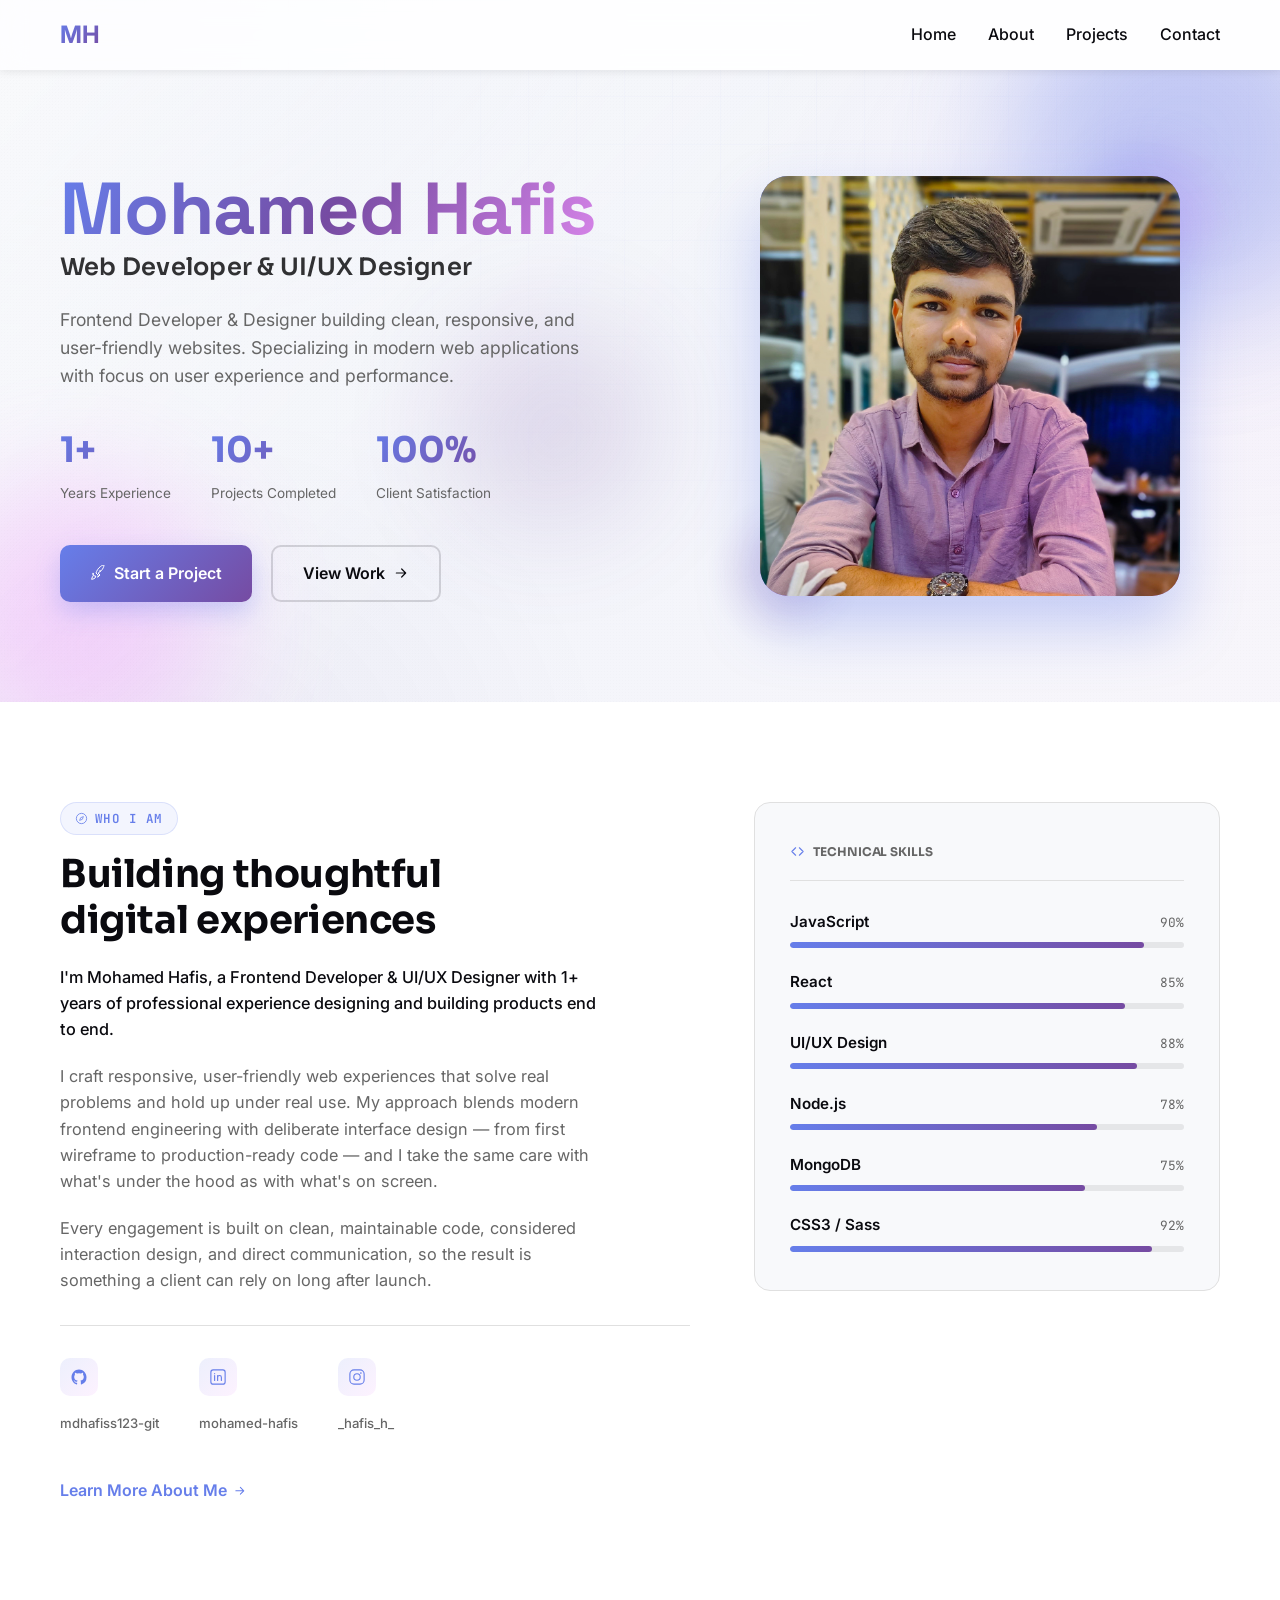
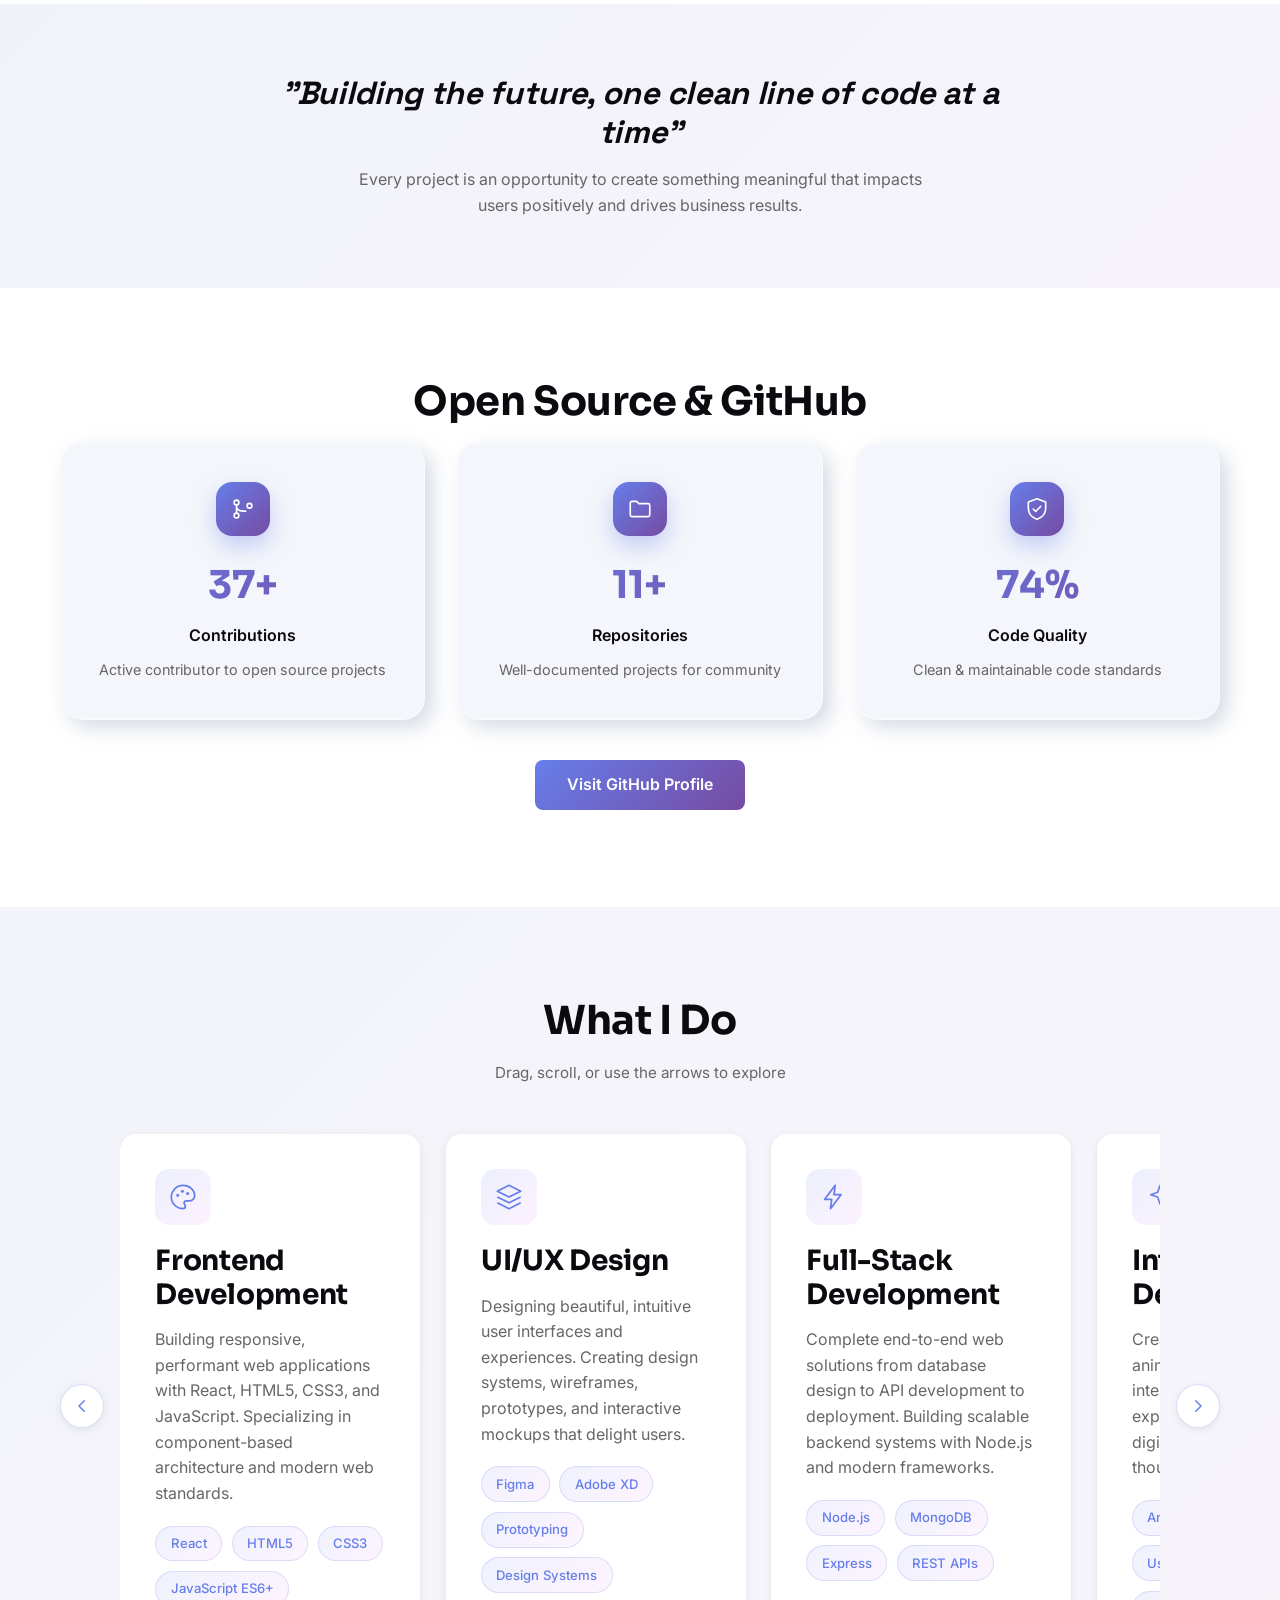
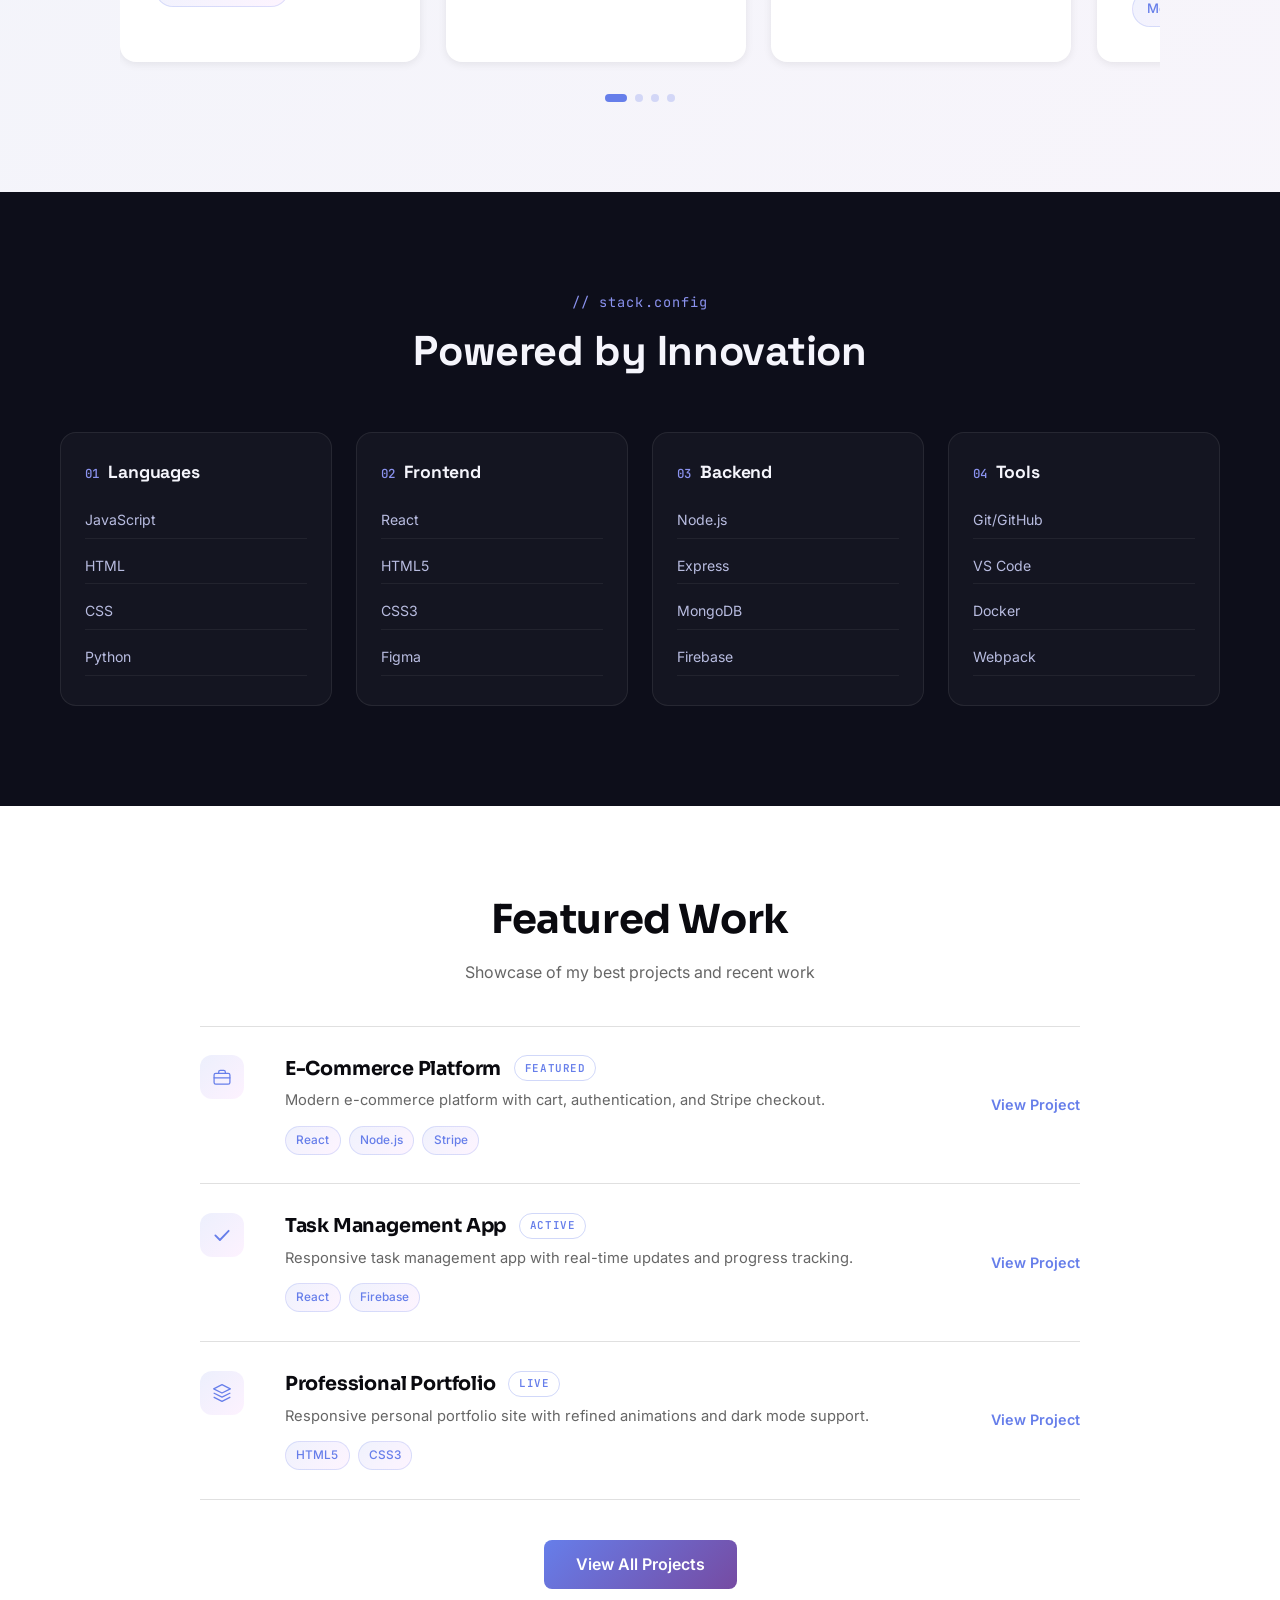
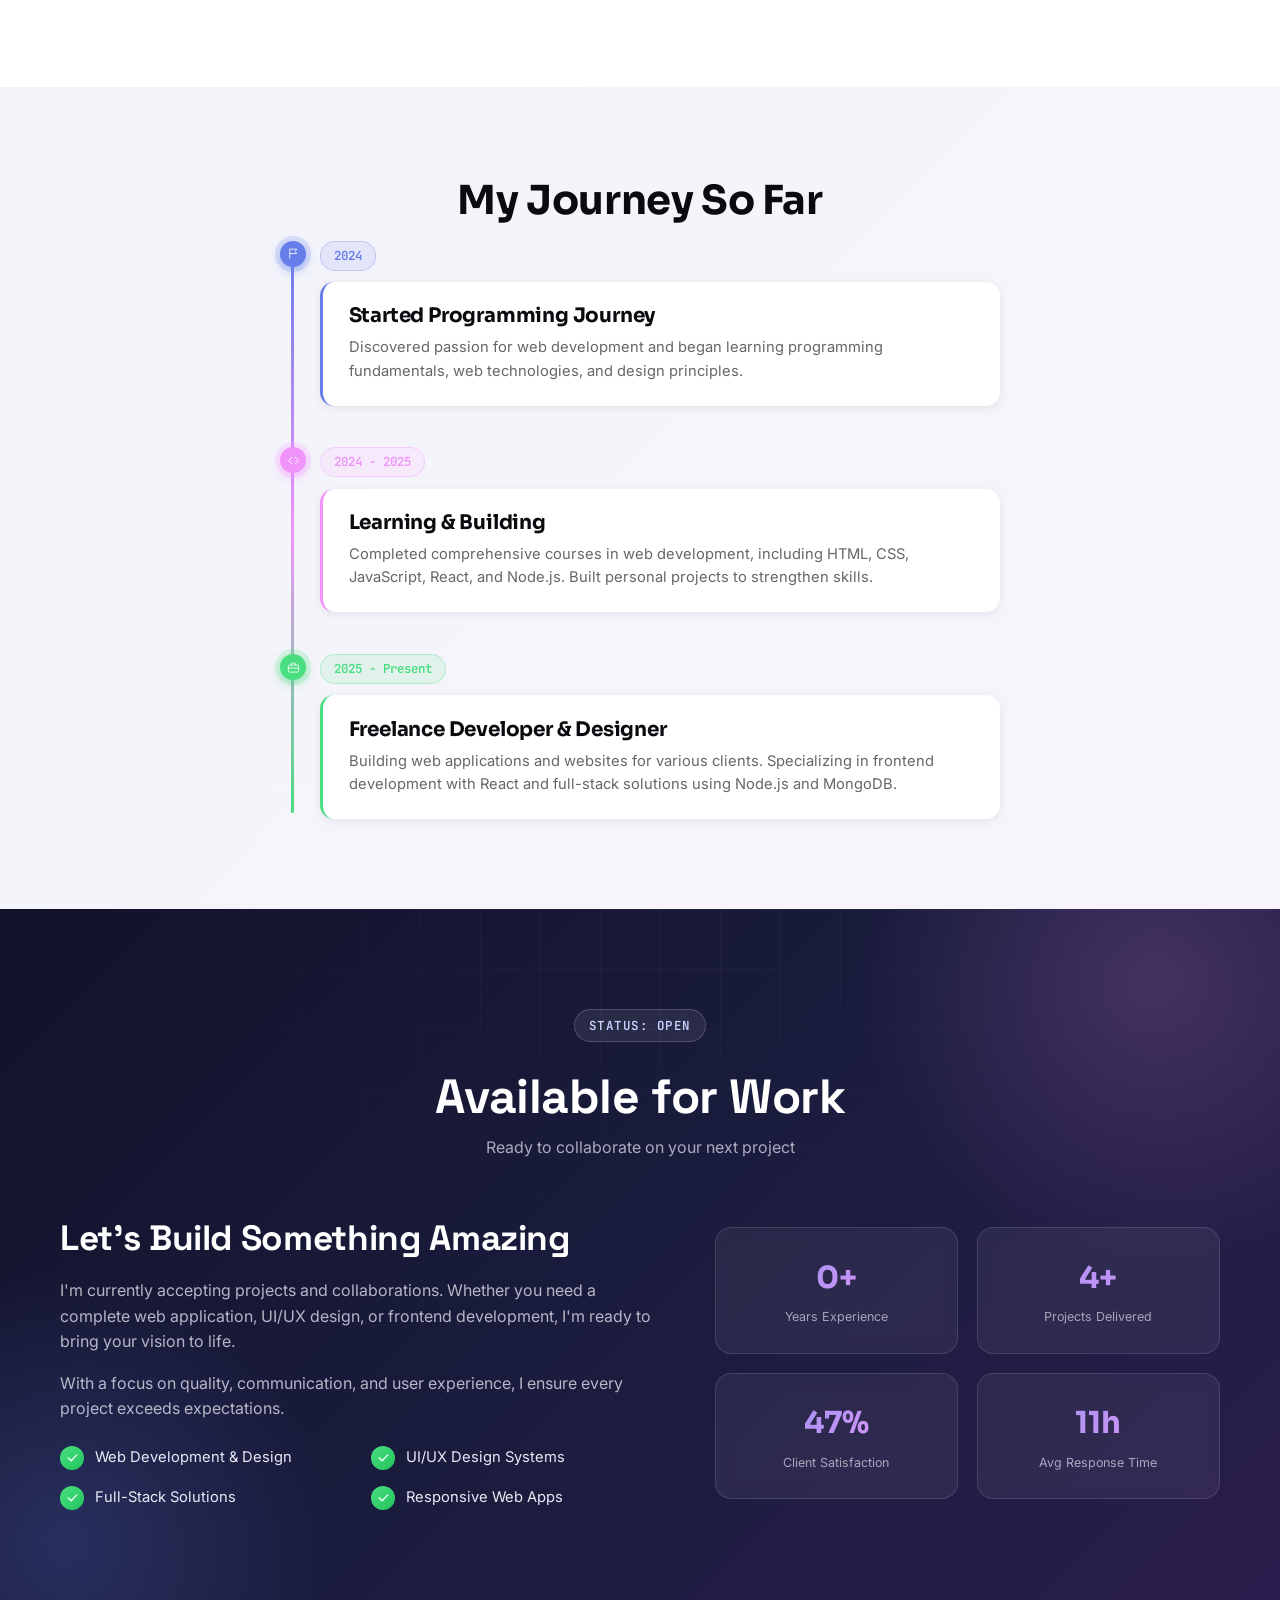
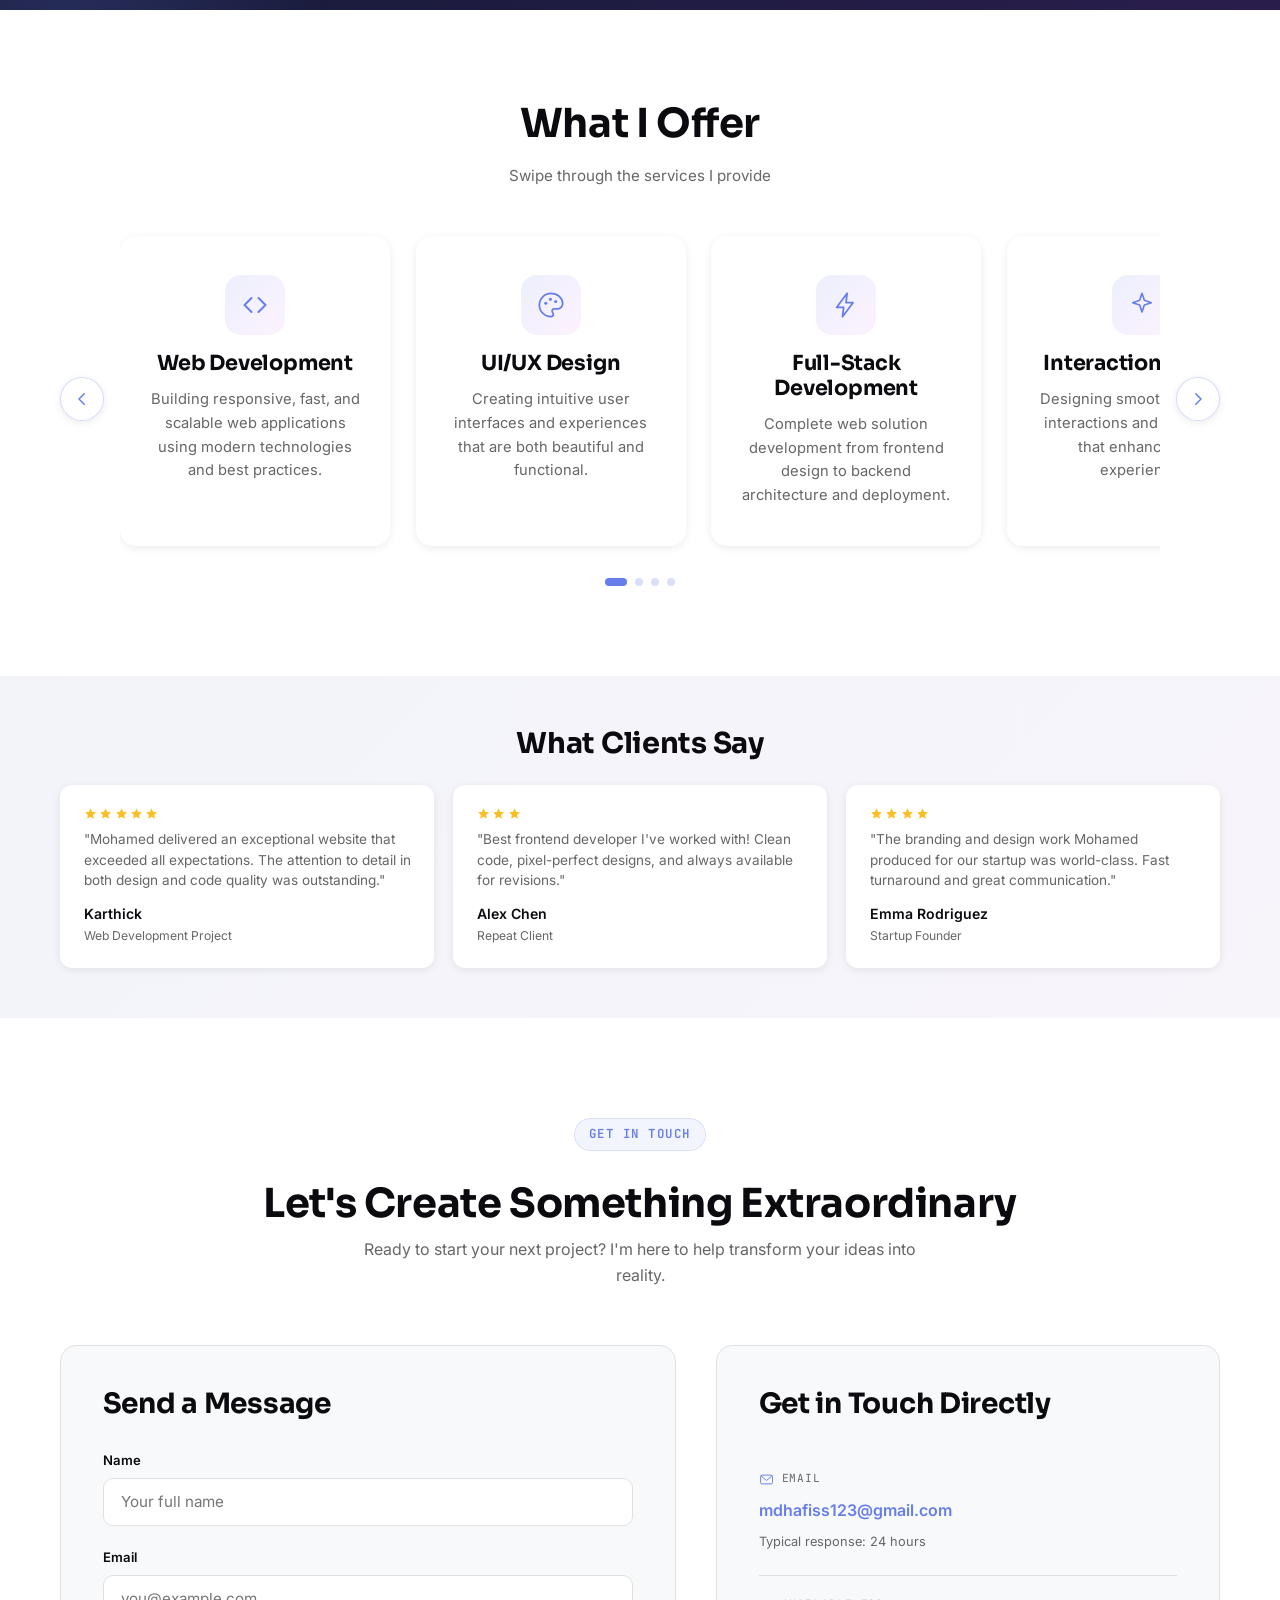
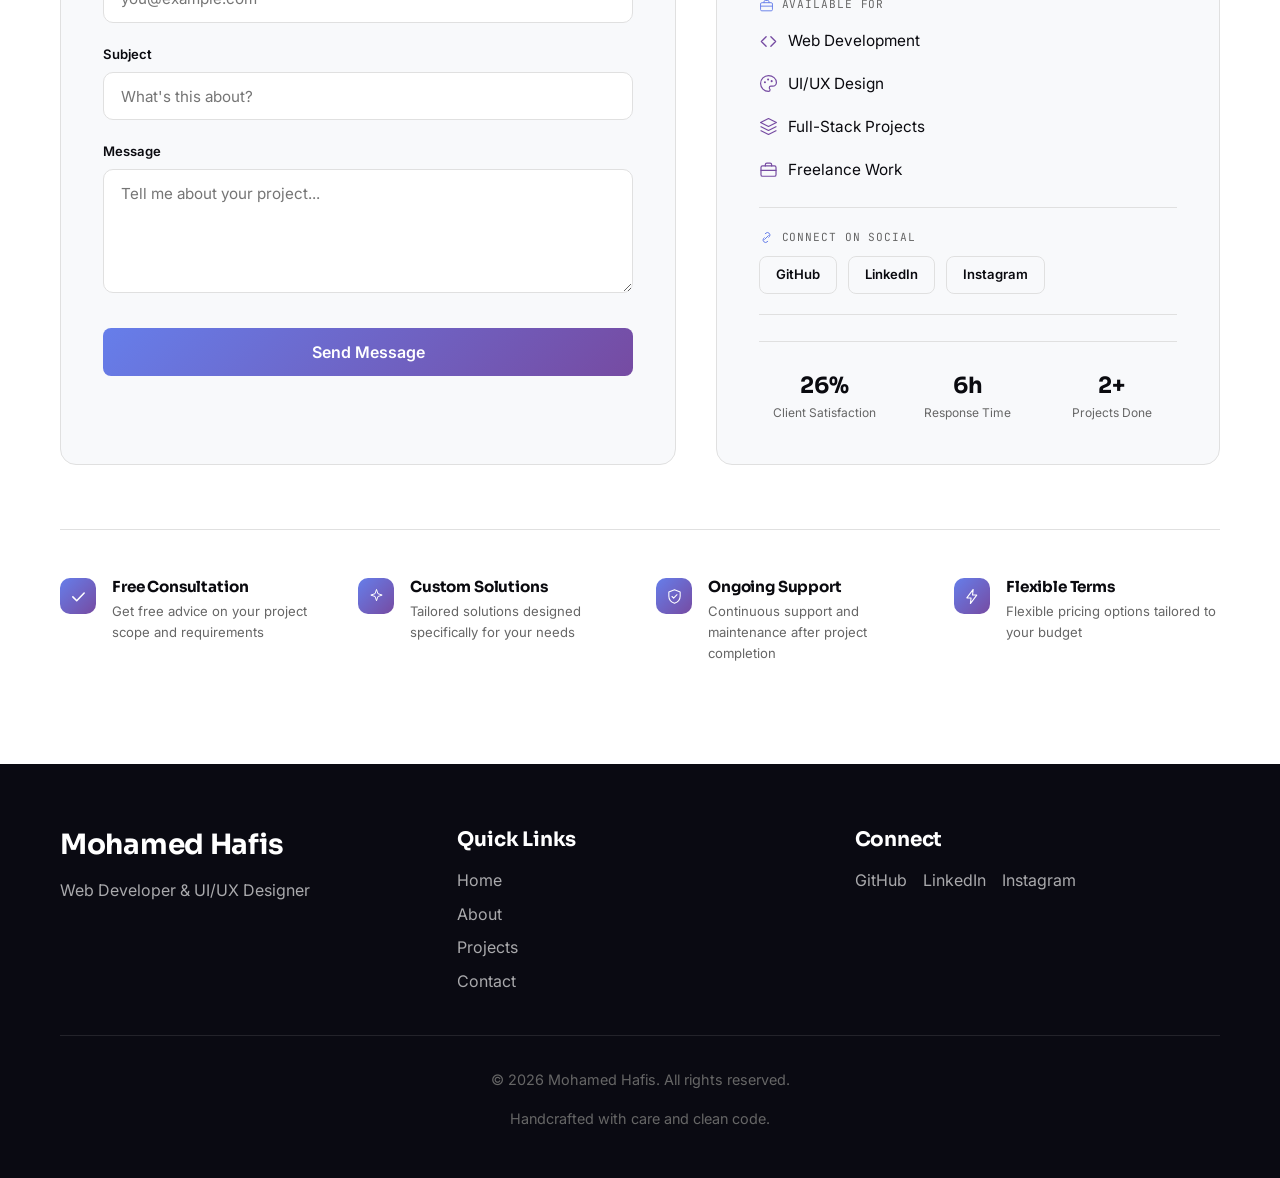
<file: index.html>
<!DOCTYPE html>
<html lang="en">
<head>
    <meta charset="UTF-8">
    <meta name="viewport" content="width=device-width, initial-scale=1.0">
    <title>Hi I'm</title>
    <title>Mohamed Hafis - Web Developer & UI/UX Designer</title>
    <link rel="stylesheet" href="assets/css/styles.css">
    <link rel="preconnect" href="https://fonts.googleapis.com">
    <link rel="preconnect" href="https://fonts.gstatic.com" crossorigin>
    <link href="https://fonts.googleapis.com/css2?family=Inter:wght@300;400;500;600;700&family=Sora:wght@400;500;600;700;800&family=Space+Grotesk:wght@400;500;600;700&family=JetBrains+Mono:wght@400;500;600&display=swap" rel="stylesheet">

    <!-- ============================================================
         TYPOGRAPHY + HERO BRANDING REFRESH
         - Headings: Sora (section titles, card headings) / Space
           Grotesk (display moments: hero name, philosophy quote,
           studio headings) — both already imported above.
         - Body copy: Inter, unchanged.
         - Hero name gets a vibrant multicolor gradient so "Mohamed
           Hafis" reads as the primary anchor instead of the generic
           role line.
         - Availability list gets 4 custom inline SVG icons in place
           of default bullets, reusing the existing icon sprite plus
           one new "design" mark for UI/UX so each item is visually
           distinct.
         All rules below are additive / override-only and do not
         remove any existing classes, so existing JS hooks (slider
         ids, form ids) are untouched.
         ============================================================ -->
    <style>
        :root {
            --grad-vibrant: linear-gradient(120deg, #667eea 0%, #764ba2 45%, #f093fb 100%);
        }

        /* ---------- Hero name branding ---------- */
        .hero-name-gradient {
            display: block;
            font-family: 'Space Grotesk', 'Sora', sans-serif;
            font-weight: 700;
            font-size: clamp(2.6rem, 6vw, 4.6rem);
            line-height: 1.05;
            letter-spacing: -0.01em;
            background: var(--grad-vibrant);
            -webkit-background-clip: text;
            background-clip: text;
            -webkit-text-fill-color: transparent;
            color: transparent;
            margin-bottom: 0.35rem;
        }

        .hero-role-line {
            font-family: 'Sora', sans-serif;
            font-weight: 600;
            font-size: clamp(1.1rem, 2.4vw, 1.5rem);
            letter-spacing: 0.01em;
            opacity: 0.82;
        }

        /* ---------- Global heading typography ---------- */
        h1, h2, h3, h4,
        .hero-title-modern,
        .section-title,
        .philosophy-quote,
        .studio-title-display,
        .studio-heading-display,
        .tech-stack-title,
        .contact-header h2,
        .contact-form-box h3,
        .contact-info-box h3,
        .skills-panel-label,
        .about-layout h2,
        .expertise-card h3,
        .service-card h3,
        .project-row-content h3,
        .journey-content h4,
        .benefit-text h4,
        .footer-section h3,
        .footer-section h4 {
            font-family: 'Sora', sans-serif;
            font-weight: 700;
            letter-spacing: -0.01em;
        }

        /* Display-level moments get the more geometric Space Grotesk */
        .philosophy-quote,
        .studio-title-display,
        .studio-heading-display,
        .tech-stack-title {
            font-family: 'Space Grotesk', sans-serif;
            font-weight: 700;
        }

        /* Body copy stays on Inter everywhere */
        p, li, a, span, label, input, textarea, button,
        .hero-description,
        .about-lead,
        .section-subtitle,
        .testimonial-text,
        .tag,
        .tech-item {
            font-family: 'Inter', sans-serif;
        }

        /* Monospace accent line keeps its coded feel */
        .tech-eyebrow {
            font-family: 'JetBrains Mono', monospace;
        }

        /* ---------- Availability list — custom SVG icon markers ---------- */
        .availability-list {
            list-style: none;
            margin: 0.65rem 0 0;
            padding: 0;
            display: flex;
            flex-direction: column;
            gap: 0.65rem;
        }

        .availability-list li {
            display: flex;
            align-items: center;
            gap: 0.65rem;
            font-family: 'Inter', sans-serif;
            font-size: 0.96rem;
        }

        .availability-list li svg {
            width: 19px;
            height: 19px;
            flex-shrink: 0;
            color: #764ba2;
        }

        @media (prefers-reduced-motion: no-preference) {
            .availability-list li svg {
                transition: transform 0.25s ease, color 0.25s ease;
            }
            .availability-list li:hover svg {
                transform: scale(1.12);
                color: #f093fb;
            }
        }

        /* ---------- "Who I Am" socials (replaces stat credentials) ---------- */
        .about-socials {
            flex-wrap: wrap;
        }

        .credential-link {
            text-decoration: none;
            color: inherit;
            transition: transform 0.25s ease, border-color 0.25s ease;
        }

        .credential-link:hover {
            transform: translateY(-3px);
        }

        .credential-link:hover .credential-icon {
            background: var(--grad-vibrant);
            color: #fff;
        }

        .credential-link .credential-label {
            font-family: 'Inter', sans-serif;
            font-weight: 500;
        }

        /* ---------- Responsive ---------- */
        @media (max-width: 640px) {
            .hero-name-gradient { font-size: clamp(2.1rem, 9vw, 3rem); }
            .hero-role-line { font-size: 1.05rem; }
        }
    </style>
</head>
<body>

    <!-- ==================== SVG ICON SPRITE (hidden) ==================== -->
    <svg style="display:none" aria-hidden="true">
        <defs>
            <symbol id="icon-rocket" viewBox="0 0 24 24"><path d="M4.5 16.5c-1.5 1.5-2 5-2 5s3.5-.5 5-2c.8-.8 1.2-2 1-3-1 .2-2.2-.2-3-1-.8-.8-1.2-2-1-3zM12 15l-3-3c1-3 3-7 6.5-9.5C18 0 21 0 21 0s0 3-2.5 6.5C16 10 12 12 12 12l3 3-3 3z" fill="none" stroke="currentColor" stroke-width="1.5" stroke-linecap="round" stroke-linejoin="round"/><circle cx="15" cy="9" r="1.2" fill="currentColor"/></symbol>
            <symbol id="icon-arrow-right" viewBox="0 0 24 24"><path d="M5 12h14M13 6l6 6-6 6" fill="none" stroke="currentColor" stroke-width="1.8" stroke-linecap="round" stroke-linejoin="round"/></symbol>
            <symbol id="icon-palette" viewBox="0 0 24 24"><path d="M12 2C6.5 2 2 6.5 2 12s4.5 10 10 10c1.1 0 2-.9 2-2 0-.5-.2-1-.5-1.3-.3-.4-.5-.8-.5-1.3 0-1.1.9-2 2-2h2.3c2.6 0 4.7-2.1 4.7-4.7C22 6 17.5 2 12 2z" fill="none" stroke="currentColor" stroke-width="1.5" stroke-linejoin="round"/><circle cx="7.5" cy="10.5" r="1.3" fill="currentColor"/><circle cx="11.5" cy="7" r="1.3" fill="currentColor"/><circle cx="16" cy="9" r="1.3" fill="currentColor"/></symbol>
            <symbol id="icon-layers" viewBox="0 0 24 24"><path d="M12 2 2 7l10 5 10-5-10-5z" fill="none" stroke="currentColor" stroke-width="1.5" stroke-linejoin="round"/><path d="M2 12l10 5 10-5M2 17l10 5 10-5" fill="none" stroke="currentColor" stroke-width="1.5" stroke-linejoin="round"/></symbol>
            <symbol id="icon-sparkle" viewBox="0 0 24 24"><path d="M12 2l2 6 6 2-6 2-2 6-2-6-6-2 6-2 2-6z" fill="none" stroke="currentColor" stroke-width="1.4" stroke-linejoin="round"/></symbol>
            <symbol id="icon-code" viewBox="0 0 24 24"><path d="M9 18l-6-6 6-6M15 6l6 6-6 6" fill="none" stroke="currentColor" stroke-width="1.7" stroke-linecap="round" stroke-linejoin="round"/></symbol>
            <symbol id="icon-mail" viewBox="0 0 24 24"><rect x="2.5" y="5" width="19" height="14" rx="2.2" fill="none" stroke="currentColor" stroke-width="1.5"/><path d="M3.5 6.5l8.5 7 8.5-7" fill="none" stroke="currentColor" stroke-width="1.5" stroke-linecap="round" stroke-linejoin="round"/></symbol>
            <symbol id="icon-briefcase" viewBox="0 0 24 24"><rect x="2.5" y="7.5" width="19" height="13" rx="2" fill="none" stroke="currentColor" stroke-width="1.5"/><path d="M8 7.5V6a2 2 0 0 1 2-2h4a2 2 0 0 1 2 2v1.5M2.5 13h19" fill="none" stroke="currentColor" stroke-width="1.5" stroke-linecap="round"/></symbol>
            <symbol id="icon-link" viewBox="0 0 24 24"><path d="M9 15l6-6M10 6l1.1-1.1a4 4 0 0 1 5.6 5.6L15.6 11.6M14 18l-1.1 1.1a4 4 0 0 1-5.6-5.6L8.4 12.4" fill="none" stroke="currentColor" stroke-width="1.6" stroke-linecap="round" stroke-linejoin="round"/></symbol>
            <symbol id="icon-check" viewBox="0 0 24 24"><path d="M4 12.5l5.5 5.5L20 7" fill="none" stroke="currentColor" stroke-width="2.2" stroke-linecap="round" stroke-linejoin="round"/></symbol>
            <symbol id="icon-star" viewBox="0 0 24 24"><path d="M12 2.5l3 6.5 7 .8-5.2 4.9 1.4 6.9L12 17.8l-6.2 3.8 1.4-6.9L2 9.8l7-.8 3-6.5z" fill="currentColor"/></symbol>
            <symbol id="icon-git-branch" viewBox="0 0 24 24"><circle cx="6" cy="6" r="2.2" fill="none" stroke="currentColor" stroke-width="1.5"/><circle cx="6" cy="18" r="2.2" fill="none" stroke="currentColor" stroke-width="1.5"/><circle cx="18" cy="9" r="2.2" fill="none" stroke="currentColor" stroke-width="1.5"/><path d="M6 8.2V15.8M6 9.5c0 4 3 4.5 6 4.5h2.5M18 11.2v-.2" fill="none" stroke="currentColor" stroke-width="1.5" stroke-linecap="round"/></symbol>
            <symbol id="icon-folder" viewBox="0 0 24 24"><path d="M3 6.5A1.5 1.5 0 0 1 4.5 5h4.6l1.6 2H19.5A1.5 1.5 0 0 1 21 8.5v9A1.5 1.5 0 0 1 19.5 19h-15A1.5 1.5 0 0 1 3 17.5v-11z" fill="none" stroke="currentColor" stroke-width="1.5" stroke-linejoin="round"/></symbol>
            <symbol id="icon-shield" viewBox="0 0 24 24"><path d="M12 2.5l8 3v6c0 5.5-4 8.5-8 10-4-1.5-8-4.5-8-10v-6l8-3z" fill="none" stroke="currentColor" stroke-width="1.5" stroke-linejoin="round"/><path d="M8.5 12l2.3 2.3L15.5 9.5" fill="none" stroke="currentColor" stroke-width="1.5" stroke-linecap="round" stroke-linejoin="round"/></symbol>
            <symbol id="icon-compass" viewBox="0 0 24 24"><circle cx="12" cy="12" r="9.5" fill="none" stroke="currentColor" stroke-width="1.5"/><path d="M15.5 8.5l-2 5-5 2 2-5 5-2z" fill="none" stroke="currentColor" stroke-width="1.4" stroke-linejoin="round"/></symbol>
            <symbol id="icon-clock" viewBox="0 0 24 24"><circle cx="12" cy="12" r="9.5" fill="none" stroke="currentColor" stroke-width="1.5"/><path d="M12 7v5l3.5 2" fill="none" stroke="currentColor" stroke-width="1.5" stroke-linecap="round" stroke-linejoin="round"/></symbol>
            <symbol id="icon-heart" viewBox="0 0 24 24"><path d="M12 20.5s-8-5-8-11.2C4 5.8 6.2 4 8.7 4c1.5 0 2.8.8 3.3 2 .5-1.2 1.8-2 3.3-2 2.5 0 4.7 1.8 4.7 5.3 0 6.2-8 11.2-8 11.2z" fill="none" stroke="currentColor" stroke-width="1.5" stroke-linejoin="round"/></symbol>
            <symbol id="icon-bolt" viewBox="0 0 24 24"><path d="M13 2 4 14h6l-1 8 9-12h-6l1-8z" fill="none" stroke="currentColor" stroke-width="1.5" stroke-linejoin="round"/></symbol>
            <symbol id="icon-chevron-left" viewBox="0 0 24 24"><path d="M15 5l-7 7 7 7" fill="none" stroke="currentColor" stroke-width="2" stroke-linecap="round" stroke-linejoin="round"/></symbol>
            <symbol id="icon-chevron-right" viewBox="0 0 24 24"><path d="M9 5l7 7-7 7" fill="none" stroke="currentColor" stroke-width="2" stroke-linecap="round" stroke-linejoin="round"/></symbol>
            <symbol id="icon-flag" viewBox="0 0 24 24"><path d="M5 21V4M5 4h13l-3 4 3 4H5" fill="none" stroke="currentColor" stroke-width="1.5" stroke-linejoin="round"/></symbol>
            <symbol id="icon-github" viewBox="0 0 24 24"><path d="M12 2C6.48 2 2 6.58 2 12.25c0 4.5 2.87 8.32 6.84 9.67.5.1.68-.22.68-.49 0-.24-.01-1.05-.01-1.9-2.78.62-3.37-1.22-3.37-1.22-.45-1.18-1.11-1.49-1.11-1.49-.91-.64.07-.63.07-.63 1 .07 1.53 1.05 1.53 1.05.9 1.57 2.36 1.12 2.93.85.09-.66.34-1.12.62-1.37-2.22-.26-4.56-1.13-4.56-5.04 0-1.11.39-2.02 1.03-2.73-.1-.26-.45-1.32.1-2.75 0 0 .84-.27 2.75 1.04a9.3 9.3 0 0 1 5.01 0c1.91-1.31 2.75-1.04 2.75-1.04.55 1.43.2 2.49.1 2.75.64.71 1.03 1.62 1.03 2.73 0 3.92-2.35 4.78-4.58 5.03.36.32.68.93.68 1.88 0 1.36-.01 2.45-.01 2.79 0 .27.18.6.69.49A10.02 10.02 0 0 0 22 12.25C22 6.58 17.52 2 12 2z" fill="currentColor"/></symbol>
            <symbol id="icon-linkedin" viewBox="0 0 24 24"><rect x="2.5" y="2.5" width="19" height="19" rx="3" fill="none" stroke="currentColor" stroke-width="1.5"/><path d="M7.5 10v6.5M7.5 7.3v.2M11.5 16.5V10M11.5 12.5c0-1.4 1-2.5 2.5-2.5s2.5 1.1 2.5 2.5v4" fill="none" stroke="currentColor" stroke-width="1.5" stroke-linecap="round" stroke-linejoin="round"/></symbol>
            <symbol id="icon-instagram" viewBox="0 0 24 24"><rect x="2.5" y="2.5" width="19" height="19" rx="5.5" fill="none" stroke="currentColor" stroke-width="1.5"/><circle cx="12" cy="12" r="4.3" fill="none" stroke="currentColor" stroke-width="1.5"/><circle cx="17.2" cy="6.8" r="1.1" fill="currentColor"/></symbol>
        </defs>
    </svg>

    <!-- Navigation -->
    <nav class="navbar">
        <div class="container">
            <div class="nav-content">
                <div class="logo">
                    <a href="index.html"><span class="logo-text">MH</span></a>
                </div>
                <ul class="nav-links">
                    <li><a href="#home">Home</a></li>
                    <li><a href="pages/about.html">About</a></li>
                    <li><a href="pages/projects.html">Projects</a></li>
                    <li><a href="pages/contact.html">Contact</a></li>
                </ul>
                <div class="hamburger">
                    <span></span>
                    <span></span>
                    <span></span>
                </div>
            </div>
        </div>
    </nav>

    <!-- Hero Section -->
    <section id="home" class="hero-modern">
        <div class="hero-background">
            <div class="hero-decoration hero-decoration-1"></div>
            <div class="hero-decoration hero-decoration-2"></div>
            <div class="hero-decoration hero-decoration-3"></div>
            <div class="hero-grain"></div>
        </div>
        <div class="container">
            <div class="hero-grid">
                <div class="hero-left">
                    <h1 class="hero-title-modern">
                        <span class="hero-name-gradient">Mohamed Hafis</span>
                        <span class="title-line title-line-dark hero-role-line">Web Developer &amp; UI/UX Designer</span>
                    </h1>

                    <p class="hero-description">
                        Frontend Developer &amp; Designer building clean, responsive, and user-friendly websites.
                        Specializing in modern web applications with focus on user experience and performance.
                    </p>

                    <div class="hero-stats-modern" id="heroStats">
                        <div class="stat-modern">
                            <div class="stat-number-large">1+</div>
                            <div class="stat-label-large">Years Experience</div>
                        </div>
                        <div class="stat-modern">
                            <div class="stat-number-large">10+</div>
                            <div class="stat-label-large">Projects Completed</div>
                        </div>
                        <div class="stat-modern">
                            <div class="stat-number-large">100%</div>
                            <div class="stat-label-large">Client Satisfaction</div>
                        </div>
                    </div>

                    <div class="hero-buttons-modern">
                        <a href="#contact-section" class="btn-modern btn-primary-modern">
                            <svg class="btn-icon-svg"><use href="#icon-rocket"></use></svg> Start a Project
                        </a>
                        <a href="pages/projects.html" class="btn-modern btn-secondary-modern">
                            View Work <svg class="btn-icon-svg"><use href="#icon-arrow-right"></use></svg>
                        </a>
                    </div>
                </div>

                <div class="hero-right">
                    <div class="hero-image-wrapper">
                        <div class="hero-gradient-box" aria-hidden="true">
                            <div class="gradient-box-mesh"></div>
                            <img src="assets/images/my pics.jpg" style="width: 100%; height: 100%; object-fit: cover; object-position: center;">                       </div>
                        <div class="image-decoration image-deco-1"></div>
                        <div class="image-decoration image-deco-2"></div>
                    </div>
                </div>
            </div>
        </div>
    </section>

    <!-- About Preview Section -->
    <section class="about-preview">
        <div class="container">
            <div class="about-layout">
                <div class="about-intro-col">
                    <span class="eyebrow"><svg class="eyebrow-icon"><use href="#icon-compass"></use></svg> Who I Am</span>
                    <h2>Building thoughtful digital experiences</h2>
                    <p class="about-lead">I'm Mohamed Hafis, a Frontend Developer &amp; UI/UX Designer with 1+ years of professional experience designing and building products end to end.</p>
                    <p>I craft responsive, user-friendly web experiences that solve real problems and hold up under real use. My approach blends modern frontend engineering with deliberate interface design — from first wireframe to production-ready code — and I take the same care with what's under the hood as with what's on screen.</p>
                    <p>Every engagement is built on clean, maintainable code, considered interaction design, and direct communication, so the result is something a client can rely on long after launch.</p>

                    <div class="about-credentials about-socials">
                        <a href="https://github.com/mdhafiss123-git" target="_blank" class="credential credential-link">
                            <div class="credential-icon"><svg><use href="#icon-github"></use></svg></div>
                            <span class="credential-label">mdhafiss123-git</span>
                        </a>
                        <a href="https://www.linkedin.com/in/mohamed-hafis-812395358/" target="_blank" class="credential credential-link">
                            <div class="credential-icon"><svg><use href="#icon-linkedin"></use></svg></div>
                            <span class="credential-label">mohamed-hafis</span>
                        </a>
                        <a href="https://www.instagram.com/_hafis_h_" target="_blank" class="credential credential-link">
                            <div class="credential-icon"><svg><use href="#icon-instagram"></use></svg></div>
                            <span class="credential-label">_hafis_h_</span>
                        </a>
                    </div>

                    <a href="pages/about.html" class="link-arrow">Learn More About Me <svg class="link-arrow-icon"><use href="#icon-arrow-right"></use></svg></a>
                </div>

                <div class="about-skills-col">
                    <div class="skills-panel">
                        <span class="skills-panel-label"><svg class="skills-panel-icon"><use href="#icon-code"></use></svg> Technical Skills</span>
                        <ul class="skills-list">
                            <li class="skills-list-item">
                                <div class="skills-list-row">
                                    <span class="skills-list-name">JavaScript</span>
                                    <span class="skills-list-percent">90%</span>
                                </div>
                                <div class="skills-list-bar"><span style="width:90%"></span></div>
                            </li>
                            <li class="skills-list-item">
                                <div class="skills-list-row">
                                    <span class="skills-list-name">React</span>
                                    <span class="skills-list-percent">85%</span>
                                </div>
                                <div class="skills-list-bar"><span style="width:85%"></span></div>
                            </li>
                            <li class="skills-list-item">
                                <div class="skills-list-row">
                                    <span class="skills-list-name">UI/UX Design</span>
                                    <span class="skills-list-percent">88%</span>
                                </div>
                                <div class="skills-list-bar"><span style="width:88%"></span></div>
                            </li>
                            <li class="skills-list-item">
                                <div class="skills-list-row">
                                    <span class="skills-list-name">Node.js</span>
                                    <span class="skills-list-percent">78%</span>
                                </div>
                                <div class="skills-list-bar"><span style="width:78%"></span></div>
                            </li>
                            <li class="skills-list-item">
                                <div class="skills-list-row">
                                    <span class="skills-list-name">MongoDB</span>
                                    <span class="skills-list-percent">75%</span>
                                </div>
                                <div class="skills-list-bar"><span style="width:75%"></span></div>
                            </li>
                            <li class="skills-list-item">
                                <div class="skills-list-row">
                                    <span class="skills-list-name">CSS3 / Sass</span>
                                    <span class="skills-list-percent">92%</span>
                                </div>
                                <div class="skills-list-bar"><span style="width:92%"></span></div>
                            </li>
                        </ul>
                    </div>
                </div>
            </div>
        </div>
    </section>

    <!-- Philosophy Section -->
    <section class="philosophy">
        <div class="container">
            <div class="philosophy-content">
                <h2 class="philosophy-quote">"Building the future, one clean line of code at a time"</h2>
                <p class="philosophy-subtext">Every project is an opportunity to create something meaningful that impacts users positively and drives business results.</p>
            </div>
        </div>
    </section>

    <!-- GitHub Activity Section -->
    <section class="github-activity">
        <div class="container">
            <h2 class="section-title">Open Source &amp; GitHub</h2>
            <div class="github-grid">
                <div class="github-card">
                    <div class="github-card-icon"><svg><use href="#icon-git-branch"></use></svg></div>
                    <div class="github-stat-number">50+</div>
                    <div class="github-stat-label">Contributions</div>
                    <p>Active contributor to open source projects</p>
                </div>
                <div class="github-card">
                    <div class="github-card-icon"><svg><use href="#icon-folder"></use></svg></div>
                    <div class="github-stat-number">15+</div>
                    <div class="github-stat-label">Repositories</div>
                    <p>Well-documented projects for community</p>
                </div>
                <div class="github-card">
                    <div class="github-card-icon"><svg><use href="#icon-shield"></use></svg></div>
                    <div class="github-stat-number">100%</div>
                    <div class="github-stat-label">Code Quality</div>
                    <p>Clean &amp; maintainable code standards</p>
                </div>
            </div>
            <div class="github-cta">
                <a href="https://github.com/mdhafiss123-git" target="_blank" class="btn btn-primary">Visit GitHub Profile</a>
            </div>
        </div>
    </section>

    <!-- Expertise Section -->
    <section class="expertise">
        <div class="container">
            <h2 class="section-title">What I Do</h2>
            <p class="section-subtitle">Drag, scroll, or use the arrows to explore</p>

            <div class="expertise-slider-wrap">
                <button class="slider-arrow slider-arrow-left" id="expertisePrev" aria-label="Previous">
                    <svg><use href="#icon-chevron-left"></use></svg>
                </button>

                <div class="expertise-grid" id="expertiseSlider">
                    <div class="expertise-card">
                        <div class="expertise-icon"><svg><use href="#icon-palette"></use></svg></div>
                        <h3>Frontend Development</h3>
                        <p>Building responsive, performant web applications with React, HTML5, CSS3, and JavaScript. Specializing in component-based architecture and modern web standards.</p>
                        <div class="expertise-tags">
                            <span class="tag">React</span>
                            <span class="tag">HTML5</span>
                            <span class="tag">CSS3</span>
                            <span class="tag">JavaScript ES6+</span>
                        </div>
                    </div>
                    <div class="expertise-card">
                        <div class="expertise-icon"><svg><use href="#icon-layers"></use></svg></div>
                        <h3>UI/UX Design</h3>
                        <p>Designing beautiful, intuitive user interfaces and experiences. Creating design systems, wireframes, prototypes, and interactive mockups that delight users.</p>
                        <div class="expertise-tags">
                            <span class="tag">Figma</span>
                            <span class="tag">Adobe XD</span>
                            <span class="tag">Prototyping</span>
                            <span class="tag">Design Systems</span>
                        </div>
                    </div>
                    <div class="expertise-card">
                        <div class="expertise-icon"><svg><use href="#icon-bolt"></use></svg></div>
                        <h3>Full-Stack Development</h3>
                        <p>Complete end-to-end web solutions from database design to API development to deployment. Building scalable backend systems with Node.js and modern frameworks.</p>
                        <div class="expertise-tags">
                            <span class="tag">Node.js</span>
                            <span class="tag">MongoDB</span>
                            <span class="tag">Express</span>
                            <span class="tag">REST APIs</span>
                        </div>
                    </div>
                    <div class="expertise-card">
                        <div class="expertise-icon"><svg><use href="#icon-sparkle"></use></svg></div>
                        <h3>Interaction Design</h3>
                        <p>Creating smooth, engaging animations and micro-interactions that enhance user experience. Building delightful digital experiences with thoughtful animations.</p>
                        <div class="expertise-tags">
                            <span class="tag">Animations</span>
                            <span class="tag">User Engagement</span>
                            <span class="tag">Motion Design</span>
                            <span class="tag">GSAP</span>
                        </div>
                    </div>
                </div>

                <button class="slider-arrow slider-arrow-right" id="expertiseNext" aria-label="Next">
                    <svg><use href="#icon-chevron-right"></use></svg>
                </button>
            </div>
            <div class="slider-dots" id="expertiseDots"></div>
        </div>
    </section>

    <!-- Tech Stack Section -->
    <section class="tech-stack">
        <div class="container">
            <span class="tech-eyebrow">// stack.config</span>
            <h2 class="tech-stack-title">Powered by Innovation</h2>
            <div class="tech-stack-grid">
                <div class="tech-category">
                    <h4><span class="tech-cat-index">01</span>Languages</h4>
                    <div class="tech-items">
                        <span class="tech-item">JavaScript</span>
                        <span class="tech-item">HTML</span>
                        <span class="tech-item">CSS</span>
                        <span class="tech-item">Python</span>
                    </div>
                </div>
                <div class="tech-category">
                    <h4><span class="tech-cat-index">02</span>Frontend</h4>
                    <div class="tech-items">
                        <span class="tech-item">React</span>
                        <span class="tech-item">HTML5</span>
                        <span class="tech-item">CSS3</span>
                        <span class="tech-item">Figma</span>
                    </div>
                </div>
                <div class="tech-category">
                    <h4><span class="tech-cat-index">03</span>Backend</h4>
                    <div class="tech-items">
                        <span class="tech-item">Node.js</span>
                        <span class="tech-item">Express</span>
                        <span class="tech-item">MongoDB</span>
                        <span class="tech-item">Firebase</span>
                    </div>
                </div>
                <div class="tech-category">
                    <h4><span class="tech-cat-index">04</span>Tools</h4>
                    <div class="tech-items">
                        <span class="tech-item">Git/GitHub</span>
                        <span class="tech-item">VS Code</span>
                        <span class="tech-item">Docker</span>
                        <span class="tech-item">Webpack</span>
                    </div>
                </div>
            </div>
        </div>
    </section>

    <!-- Featured Projects Section -->
    <section class="featured-projects">
        <div class="container">
            <h2 class="section-title">Featured Work</h2>
            <div class="featured-intro">
                <p>Showcase of my best projects and recent work</p>
            </div>
            <div class="projects-list">
                <div class="project-row">
                    <div class="project-icon" aria-hidden="true"><svg><use href="#icon-briefcase"></use></svg></div>
                    <div class="project-row-content">
                        <div class="project-row-head">
                            <h3>E-Commerce Platform</h3>
                            <span class="project-status">Featured</span>
                        </div>
                        <p>Modern e-commerce platform with cart, authentication, and Stripe checkout.</p>
                        <div class="project-tags">
                            <span class="tag">React</span>
                            <span class="tag">Node.js</span>
                            <span class="tag">Stripe</span>
                        </div>
                    </div>
                    <a href="pages/projects.html" class="link-arrow">View Project</a>
                </div>

                <div class="project-row">
                    <div class="project-icon" aria-hidden="true"><svg><use href="#icon-check"></use></svg></div>
                    <div class="project-row-content">
                        <div class="project-row-head">
                            <h3>Task Management App</h3>
                            <span class="project-status">Active</span>
                        </div>
                        <p>Responsive task management app with real-time updates and progress tracking.</p>
                        <div class="project-tags">
                            <span class="tag">React</span>
                            <span class="tag">Firebase</span>
                        </div>
                    </div>
                    <a href="pages/projects.html" class="link-arrow">View Project</a>
                </div>

                <div class="project-row">
                    <div class="project-icon" aria-hidden="true"><svg><use href="#icon-layers"></use></svg></div>
                    <div class="project-row-content">
                        <div class="project-row-head">
                            <h3>Professional Portfolio</h3>
                            <span class="project-status">Live</span>
                        </div>
                        <p>Responsive personal portfolio site with refined animations and dark mode support.</p>
                        <div class="project-tags">
                            <span class="tag">HTML5</span>
                            <span class="tag">CSS3</span>
                        </div>
                    </div>
                    <a href="pages/projects.html" class="link-arrow">View Project</a>
                </div>
            </div>
            <div class="view-all">
                <a href="pages/projects.html" class="btn btn-primary">View All Projects</a>
            </div>
        </div>
    </section>

    <!-- Journey Section -->
    <section class="journey">
        <div class="container">
            <h2 class="section-title">My Journey So Far</h2>
            <div class="journey-timeline">
                <div class="journey-item" style="--journey-color:#667eea;">
                    <div class="journey-marker">
                        <svg><use href="#icon-flag"></use></svg>
                    </div>
                    <div class="journey-year">2024</div>
                    <div class="journey-content">
                        <h4>Started Programming Journey</h4>
                        <p>Discovered passion for web development and began learning programming fundamentals, web technologies, and design principles.</p>
                    </div>
                </div>
                <div class="journey-item" style="--journey-color:#f093fb;">
                    <div class="journey-marker">
                        <svg><use href="#icon-code"></use></svg>
                    </div>
                    <div class="journey-year">2024 - 2025</div>
                    <div class="journey-content">
                        <h4>Learning &amp; Building</h4>
                        <p>Completed comprehensive courses in web development, including HTML, CSS, JavaScript, React, and Node.js. Built personal projects to strengthen skills.</p>
                    </div>
                </div>
                <div class="journey-item" style="--journey-color:#4ade80;">
                    <div class="journey-marker">
                        <svg><use href="#icon-briefcase"></use></svg>
                    </div>
                    <div class="journey-year">2025 - Present</div>
                    <div class="journey-content">
                        <h4>Freelance Developer &amp; Designer</h4>
                        <p>Building web applications and websites for various clients. Specializing in frontend development with React and full-stack solutions using Node.js and MongoDB.</p>
                    </div>
                </div>
            </div>
        </div>
    </section>

    <!-- Studio Section -->
    <section class="studio">
        <div class="studio-bg-graphic" aria-hidden="true"></div>
        <div class="container">
            <div class="studio-header">
                <span class="eyebrow eyebrow-light">Status: Open</span>
                <h2 class="studio-title-display">Available for Work</h2>
                <p class="studio-subtitle">Ready to collaborate on your next project</p>
            </div>
            <div class="studio-content">
                <div class="studio-text">
                    <h3 class="studio-heading-display">Let's Build Something Amazing</h3>
                    <p>I'm currently accepting projects and collaborations. Whether you need a complete web application, UI/UX design, or frontend development, I'm ready to bring your vision to life.</p>
                    <p>With a focus on quality, communication, and user experience, I ensure every project exceeds expectations.</p>
                    <div class="studio-services">
                        <div class="service-item">
                            <span class="service-check"><svg><use href="#icon-check"></use></svg></span>
                            <span>Web Development &amp; Design</span>
                        </div>
                        <div class="service-item">
                            <span class="service-check"><svg><use href="#icon-check"></use></svg></span>
                            <span>UI/UX Design Systems</span>
                        </div>
                        <div class="service-item">
                            <span class="service-check"><svg><use href="#icon-check"></use></svg></span>
                            <span>Full-Stack Solutions</span>
                        </div>
                        <div class="service-item">
                            <span class="service-check"><svg><use href="#icon-check"></use></svg></span>
                            <span>Responsive Web Apps</span>
                        </div>
                    </div>
                </div>
                <div class="studio-stats">
                    <div class="studio-stat">
                        <div class="stat-number">1+</div>
                        <div class="stat-label">Years Experience</div>
                    </div>
                    <div class="studio-stat">
                        <div class="stat-number">10+</div>
                        <div class="stat-label">Projects Delivered</div>
                    </div>
                    <div class="studio-stat">
                        <div class="stat-number">100%</div>
                        <div class="stat-label">Client Satisfaction</div>
                    </div>
                    <div class="studio-stat">
                        <div class="stat-number">24h</div>
                        <div class="stat-label">Avg Response Time</div>
                    </div>
                </div>
            </div>
        </div>
    </section>

    <!-- Services Section -->
    <section class="services">
        <div class="container">
            <h2 class="section-title">What I Offer</h2>
            <p class="section-subtitle">Swipe through the services I provide</p>

            <div class="services-carousel-wrap">
                <button class="slider-arrow slider-arrow-left" id="servicesPrev" aria-label="Previous">
                    <svg><use href="#icon-chevron-left"></use></svg>
                </button>

                <div class="services-grid" id="servicesSlider">
                    <div class="service-card">
                        <div class="service-icon"><svg><use href="#icon-code"></use></svg></div>
                        <h3>Web Development</h3>
                        <p>Building responsive, fast, and scalable web applications using modern technologies and best practices.</p>
                    </div>
                    <div class="service-card">
                        <div class="service-icon"><svg><use href="#icon-palette"></use></svg></div>
                        <h3>UI/UX Design</h3>
                        <p>Creating intuitive user interfaces and experiences that are both beautiful and functional.</p>
                    </div>
                    <div class="service-card">
                        <div class="service-icon"><svg><use href="#icon-bolt"></use></svg></div>
                        <h3>Full-Stack Development</h3>
                        <p>Complete web solution development from frontend design to backend architecture and deployment.</p>
                    </div>
                    <div class="service-card">
                        <div class="service-icon"><svg><use href="#icon-sparkle"></use></svg></div>
                        <h3>Interaction Design</h3>
                        <p>Designing smooth, engaging interactions and animations that enhance user experience.</p>
                    </div>
                </div>

                <button class="slider-arrow slider-arrow-right" id="servicesNext" aria-label="Next">
                    <svg><use href="#icon-chevron-right"></use></svg>
                </button>
            </div>
            <div class="slider-dots" id="servicesDots"></div>
        </div>
    </section>

    <!-- Testimonials Section -->
    <section class="testimonials testimonials-compact">
        <div class="container">
            <h2 class="section-title">What Clients Say</h2>
            <div class="testimonials-grid">
                <div class="testimonial-card">
                    <div class="testimonial-stars">
                        <svg><use href="#icon-star"></use></svg><svg><use href="#icon-star"></use></svg><svg><use href="#icon-star"></use></svg><svg><use href="#icon-star"></use></svg><svg><use href="#icon-star"></use></svg>
                    </div>
                    <p class="testimonial-text">"Mohamed delivered an exceptional website that exceeded all expectations. The attention to detail in both design and code quality was outstanding."</p>
                    <div class="testimonial-author">
                        <div class="author-name">Karthick</div>
                        <div class="author-role">Web Development Project</div>
                    </div>
                </div>

                <div class="testimonial-card">
                    <div class="testimonial-stars">
                        <svg><use href="#icon-star"></use></svg><svg><use href="#icon-star"></use></svg><svg><use href="#icon-star"></use></svg>
                    </div>
                    <p class="testimonial-text">"Best frontend developer I've worked with! Clean code, pixel-perfect designs, and always available for revisions."</p>
                    <div class="testimonial-author">
                        <div class="author-name">Alex Chen</div>
                        <div class="author-role">Repeat Client</div>
                    </div>
                </div>

                <div class="testimonial-card">
                    <div class="testimonial-stars">
                        <svg><use href="#icon-star"></use></svg><svg><use href="#icon-star"></use></svg><svg><use href="#icon-star"></use></svg><svg><use href="#icon-star"></use></svg>
                    </div>
                    <p class="testimonial-text">"The branding and design work Mohamed produced for our startup was world-class. Fast turnaround and great communication."</p>
                    <div class="testimonial-author">
                        <div class="author-name">Emma Rodriguez</div>
                        <div class="author-role">Startup Founder</div>
                    </div>
                </div>
            </div>
        </div>
    </section>

    <!-- Professional Contact Section -->
    <section id="contact-section" class="contact-professional">
        <div class="container">
            <div class="contact-header">
                <span class="eyebrow">Get In Touch</span>
                <h2>Let's Create Something Extraordinary</h2>
                <p>Ready to start your next project? I'm here to help transform your ideas into reality.</p>
            </div>

            <div class="contact-grid-professional">
                <!-- Contact Form -->
                <div class="contact-form-box">
                    <h3>Send a Message</h3>
                    <form id="contactFormHome" class="contact-form">
                        <div class="form-group">
                            <label for="name">Name</label>
                            <input type="text" id="name" name="name" placeholder="Your full name" required>
                        </div>

                        <div class="form-group">
                            <label for="email">Email</label>
                            <input type="email" id="email" name="email" placeholder="you@example.com" required>
                        </div>

                        <div class="form-group">
                            <label for="subject">Subject</label>
                            <input type="text" id="subject" name="subject" placeholder="What's this about?" required>
                        </div>

                        <div class="form-group">
                            <label for="message">Message</label>
                            <textarea id="message" name="message" placeholder="Tell me about your project..." rows="5" required></textarea>
                        </div>

                        <button type="submit" class="btn btn-primary btn-large">Send Message</button>
                    </form>
                </div>

                <!-- Contact Info -->
                <div class="contact-info-box">
                    <h3>Get in Touch Directly</h3>

                    <div class="contact-method">
                        <span class="contact-method-label"><svg class="contact-method-icon"><use href="#icon-mail"></use></svg> Email</span>
                        <p class="contact-method-value"><a href="mailto:mdhafiss123@gmail.com">mdhafiss123@gmail.com</a></p>
                        <span class="contact-method-meta">Typical response: 24 hours</span>
                    </div>

                    <div class="contact-method">
                        <span class="contact-method-label"><svg class="contact-method-icon"><use href="#icon-briefcase"></use></svg> Available For</span>
                        <ul class="availability-list">
                            <li><svg><use href="#icon-code"></use></svg> Web Development</li>
                            <li><svg><use href="#icon-palette"></use></svg> UI/UX Design</li>
                            <li><svg><use href="#icon-layers"></use></svg> Full-Stack Projects</li>
                            <li><svg><use href="#icon-briefcase"></use></svg> Freelance Work</li>
                        </ul>
                    </div>

                    <div class="contact-method">
                        <span class="contact-method-label"><svg class="contact-method-icon"><use href="#icon-link"></use></svg> Connect on Social</span>
                        <div class="social-icons">
                            <a href="https://github.com/mdhafiss123-git" target="_blank" class="social-icon">GitHub</a>
                            <a href="https://www.linkedin.com/in/mdhafiss123" target="_blank" class="social-icon">LinkedIn</a>
                            <a href="https://www.instagram.com/mdhafiss123" target="_blank" class="social-icon">Instagram</a>
                        </div>
                    </div>

                    <div class="contact-stats">
                        <div class="stat-item">
                            <div class="stat-value">100%</div>
                            <div class="stat-text">Client Satisfaction</div>
                        </div>
                        <div class="stat-item">
                            <div class="stat-value">24h</div>
                            <div class="stat-text">Response Time</div>
                        </div>
                        <div class="stat-item">
                            <div class="stat-value">10+</div>
                            <div class="stat-text">Projects Done</div>
                        </div>
                    </div>
                </div>
            </div>

            <div class="contact-benefits">
                <div class="benefit">
                    <div class="benefit-icon"><svg><use href="#icon-check"></use></svg></div>
                    <div class="benefit-text">
                        <h4>Free Consultation</h4>
                        <p>Get free advice on your project scope and requirements</p>
                    </div>
                </div>
                <div class="benefit">
                    <div class="benefit-icon"><svg><use href="#icon-sparkle"></use></svg></div>
                    <div class="benefit-text">
                        <h4>Custom Solutions</h4>
                        <p>Tailored solutions designed specifically for your needs</p>
                    </div>
                </div>
                <div class="benefit">
                    <div class="benefit-icon"><svg><use href="#icon-shield"></use></svg></div>
                    <div class="benefit-text">
                        <h4>Ongoing Support</h4>
                        <p>Continuous support and maintenance after project completion</p>
                    </div>
                </div>
                <div class="benefit">
                    <div class="benefit-icon"><svg><use href="#icon-bolt"></use></svg></div>
                    <div class="benefit-text">
                        <h4>Flexible Terms</h4>
                        <p>Flexible pricing options tailored to your budget</p>
                    </div>
                </div>
            </div>
        </div>
    </section>

    <!-- Footer -->
    <footer class="footer">
        <div class="container">
            <div class="footer-content">
                <div class="footer-section">
                    <h3>Mohamed Hafis</h3>
                    <p>Web Developer & UI/UX Designer</p>
                </div>
                <div class="footer-section">
                    <h4>Quick Links</h4>
                    <ul>
                        <li><a href="index.html">Home</a></li>
                        <li><a href="pages/about.html">About</a></li>
                        <li><a href="pages/projects.html">Projects</a></li>
                        <li><a href="pages/contact.html">Contact</a></li>
                    </ul>
                </div>
                <div class="footer-section">
                    <h4>Connect</h4>
                    <div class="social-links">
                        <a href="https://github.com/mdhafiss123-git" target="_blank">GitHub</a>
                        <a href="https://www.linkedin.com/in/mdhafiss123" target="_blank">LinkedIn</a>
                        <a href="https://www.instagram.com/_hafis_h_" target="_blank">Instagram</a>
                    </div>
                </div>
            </div>
            <div class="footer-bottom">
                <p>&copy; 2026 Mohamed Hafis. All rights reserved.</p>
                <p>Handcrafted with care and clean code.</p>
            </div>
        </div>
    </footer>

    <script src="assets/js/script.js"></script>
</body>
</html>
</file>
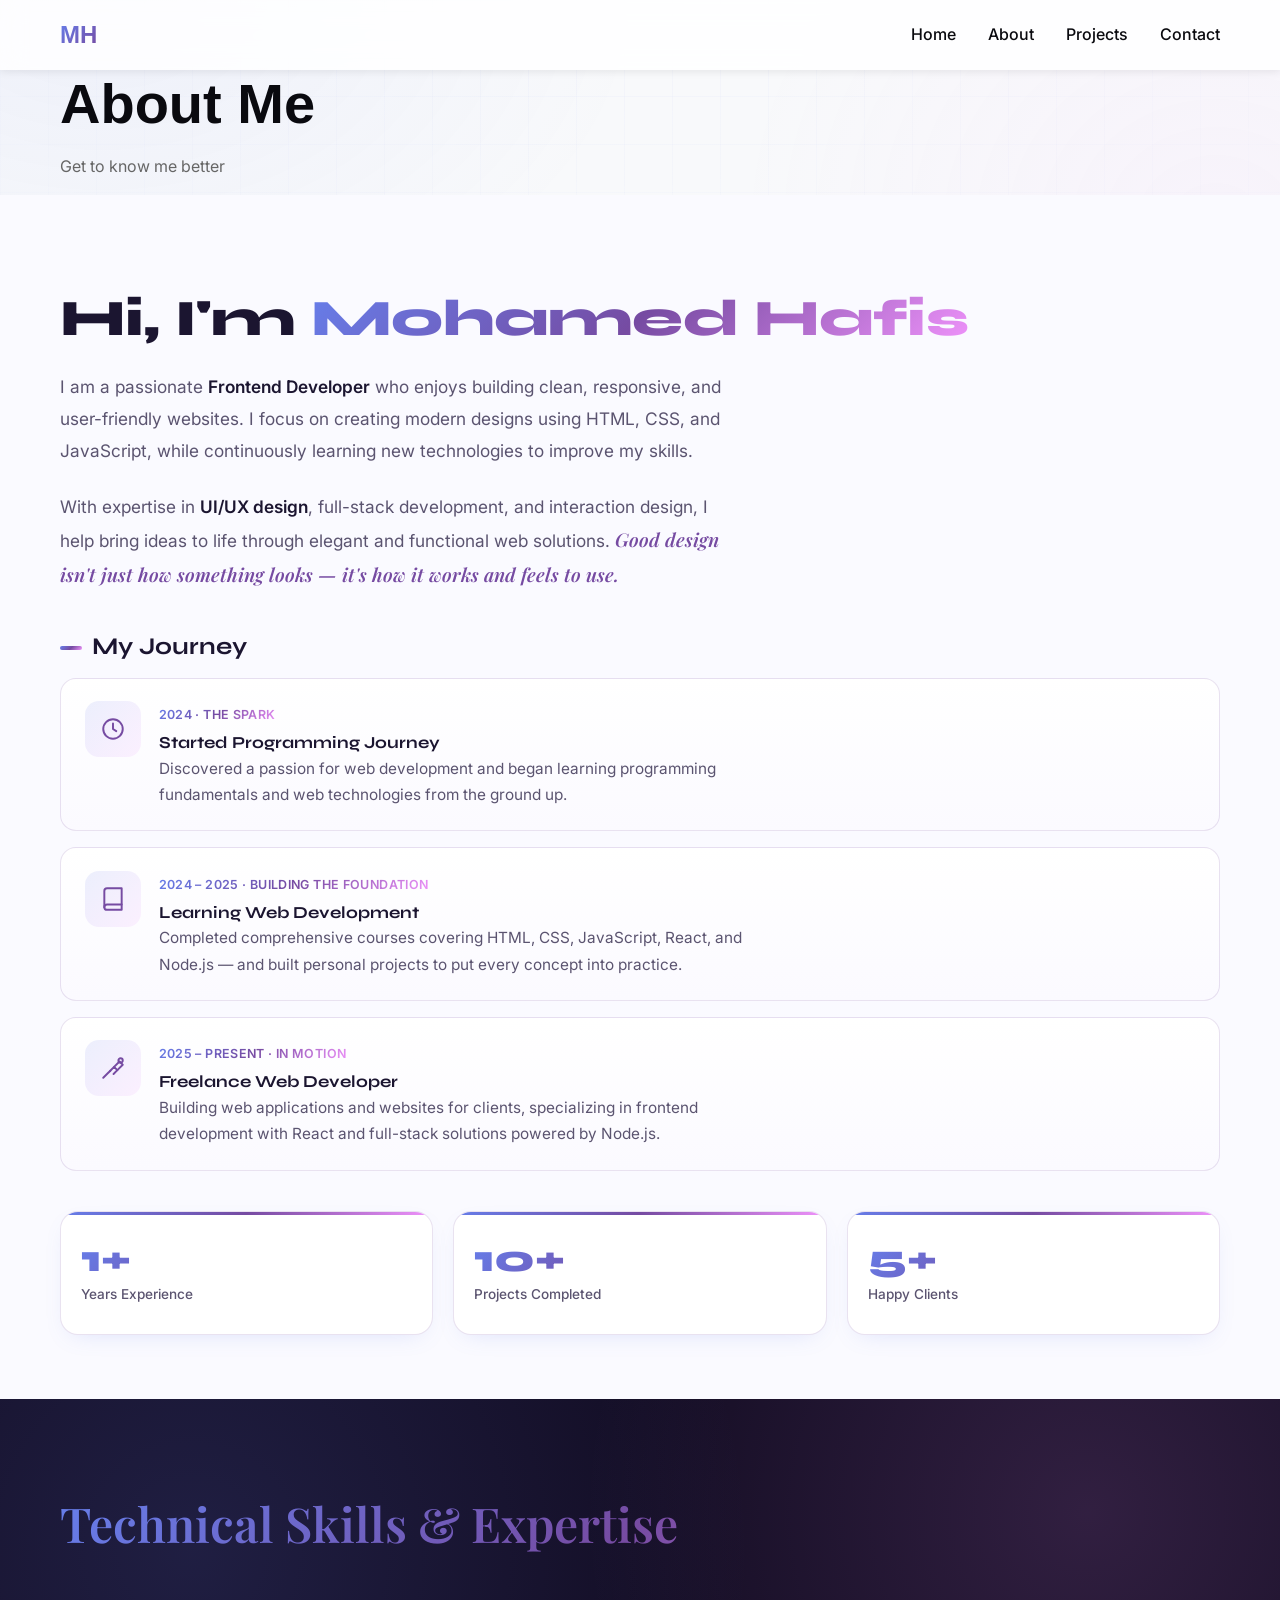
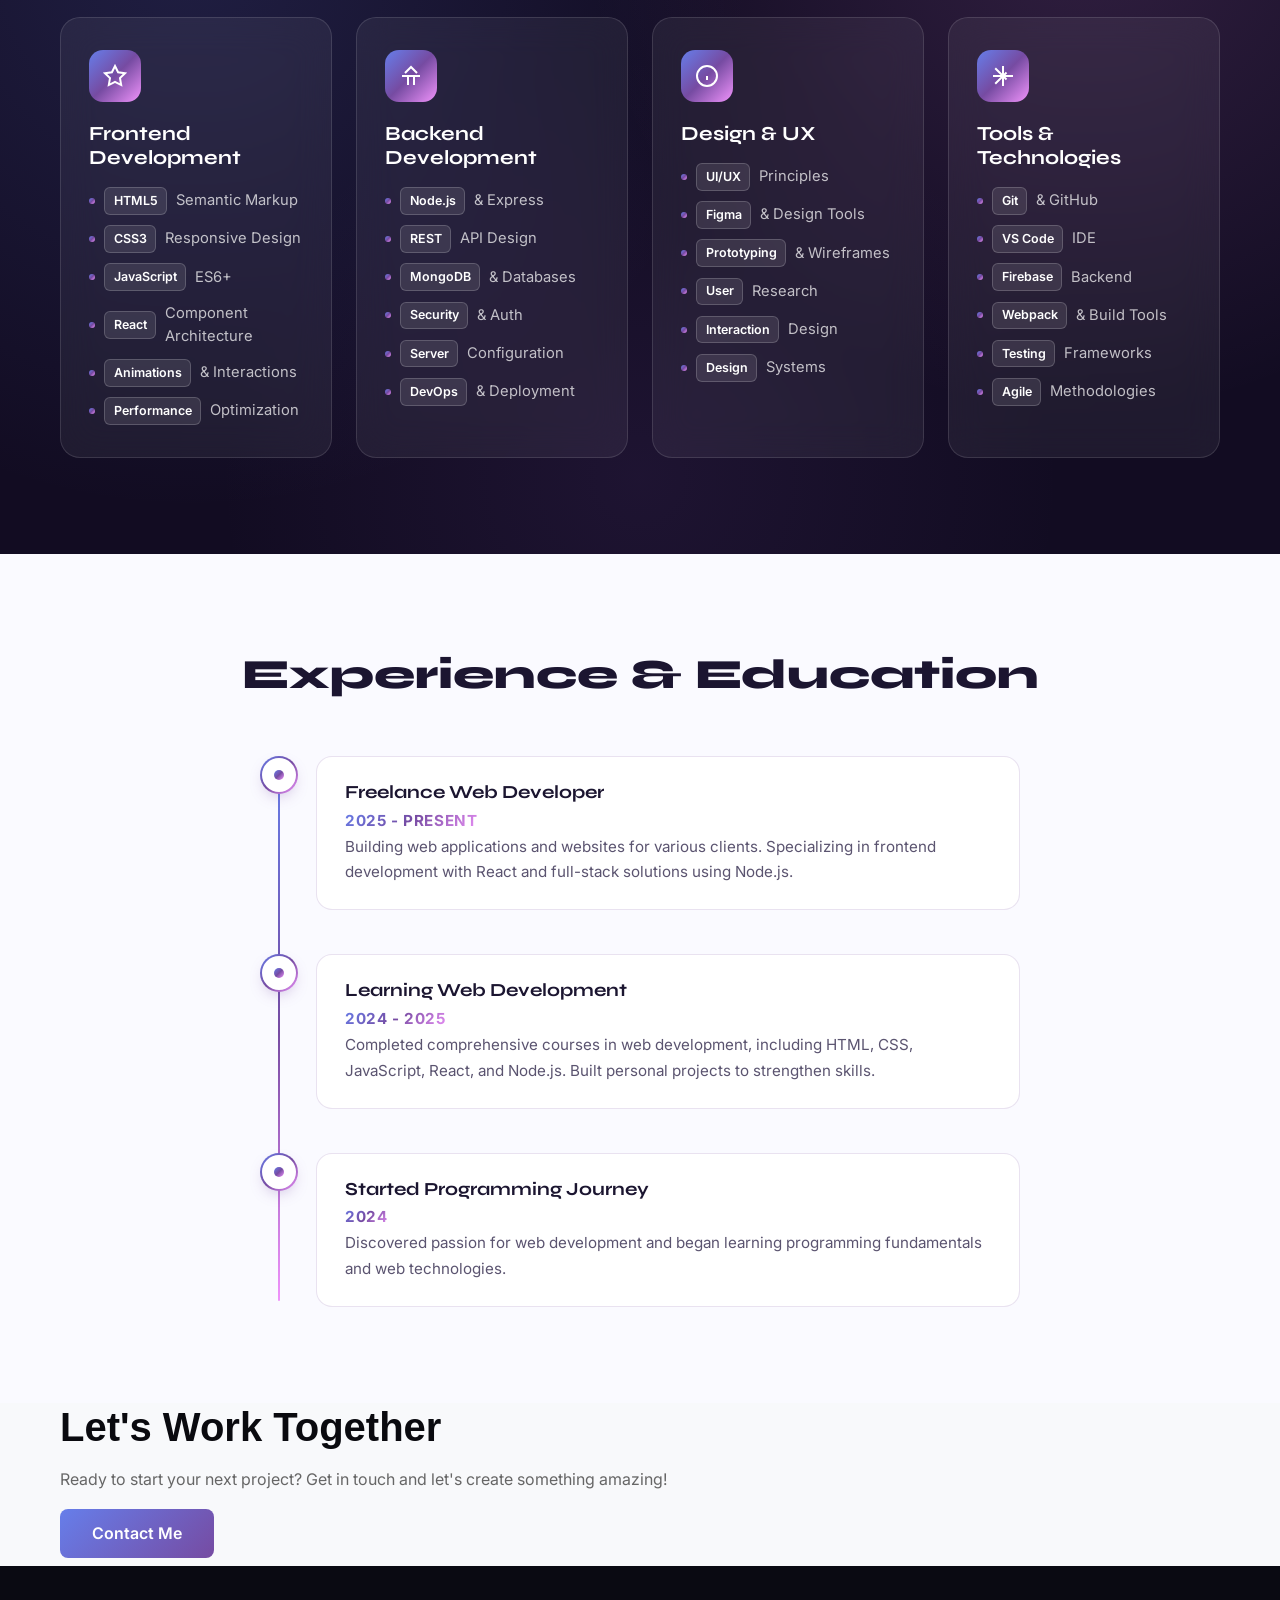
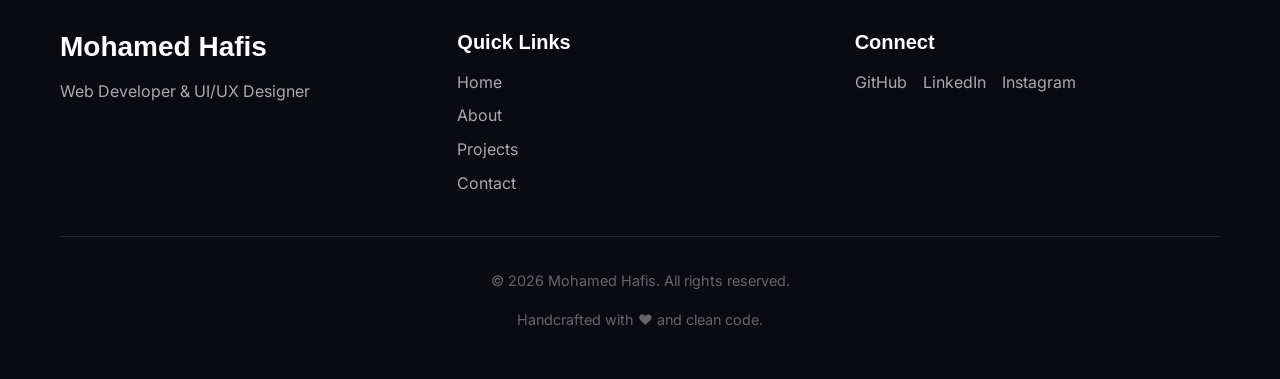
<file: pages/about.html>
<!DOCTYPE html>
<html lang="en">
<head>
    <meta charset="UTF-8">
    <meta name="viewport" content="width=device-width, initial-scale=1.0">
    <title>About - Mohamed Hafis</title>
    <link rel="stylesheet" href="../assets/css/styles.css">
    <link rel="preconnect" href="https://fonts.googleapis.com">
    <link rel="preconnect" href="https://fonts.gstatic.com" crossorigin>
    <link href="https://fonts.googleapis.com/css2?family=Inter:wght@300;400;500;600;700&family=Playfair+Display:wght@600;700;800&family=Syne:wght@600;700;800&display=swap" rel="stylesheet">

    <!-- ============================================================
         ABOUT PAGE — VISUAL REFRESH
         Design tokens: indigo #667eea / violet #764ba2 / pink #f093fb
         Display: Syne (geometric headings) + Playfair Display (one
         editorial accent line) · Body: Inter
         Signature element: the "gradient spine" — a single connecting
         line motif that threads through the timeline marker, the
         skill-card top edge, and the journey rail. It's the visual
         thread that ties Home → About → Projects → Contact together.
         All new rules are scoped under .mh-about so they layer safely
         on top of the existing stylesheet without fighting it.
         ============================================================ -->
    <style>
        .mh-about {
            --ink: #1b1530;
            --muted: #5b5470;
            --indigo: #667eea;
            --violet: #764ba2;
            --pink: #f093fb;
            --spine: linear-gradient(135deg, var(--indigo), var(--violet), var(--pink));
            --paper: #fafaff;
            --line: rgba(118, 75, 162, 0.16);
        }

        .mh-about * { box-sizing: border-box; }

        /* ---------- Intro / gradient typography ---------- */
        .mh-about .about-content { background: var(--paper); padding: 6rem 0 4rem; }

        .mh-about .about-text h2 {
            font-family: 'Syne', sans-serif;
            font-weight: 800;
            font-size: clamp(2.2rem, 4vw, 3.2rem);
            letter-spacing: -0.01em;
            line-height: 1.1;
            margin-bottom: 1.5rem;
            color: var(--ink);
        }

        .mh-about .about-text h2 .grad-word {
            background: var(--spine);
            -webkit-background-clip: text;
            background-clip: text;
            -webkit-text-fill-color: transparent;
            color: transparent;
        }

        .mh-about .about-text p {
            font-family: 'Inter', sans-serif;
            font-size: 1.08rem;
            line-height: 1.85;
            color: var(--muted);
            max-width: 62ch;
            margin-bottom: 1.5rem;
        }

        .mh-about .about-text p .accent {
            color: var(--ink);
            font-weight: 600;
            position: relative;
        }

        .mh-about .about-text p em.lead-quote {
            font-family: 'Playfair Display', serif;
            font-style: italic;
            font-weight: 600;
            font-size: 1.18rem;
            color: var(--violet);
        }

        .mh-about .about-text h3 {
            font-family: 'Syne', sans-serif;
            font-weight: 700;
            font-size: 1.5rem;
            margin-top: 2.5rem;
            margin-bottom: 1rem;
            color: var(--ink);
            display: flex;
            align-items: center;
            gap: 0.6rem;
        }

        .mh-about .about-text h3::before {
            content: '';
            width: 22px;
            height: 4px;
            border-radius: 4px;
            background: var(--spine);
            display: inline-block;
        }

        /* ---------- Stat boxes — refined ---------- */
        .mh-about .about-stats {
            display: grid;
            grid-template-columns: repeat(3, 1fr);
            gap: 1.25rem;
            margin-top: 2.5rem;
        }

        .mh-about .stat-box {
            position: relative;
            padding: 1.75rem 1.25rem;
            border-radius: 18px;
            background: #ffffff;
            border: 1px solid var(--line);
            box-shadow: 0 8px 24px -12px rgba(102, 126, 234, 0.25);
            overflow: hidden;
            transition: transform 0.35s ease, box-shadow 0.35s ease;
        }

        .mh-about .stat-box::before {
            content: '';
            position: absolute;
            inset: 0 0 auto 0;
            height: 3px;
            background: var(--spine);
        }

        .mh-about .stat-box:hover {
            transform: translateY(-6px);
            box-shadow: 0 18px 36px -14px rgba(118, 75, 162, 0.35);
        }

        .mh-about .stat-box-number {
            font-family: 'Syne', sans-serif;
            font-weight: 800;
            font-size: 2.4rem;
            background: var(--spine);
            -webkit-background-clip: text;
            background-clip: text;
            -webkit-text-fill-color: transparent;
            color: transparent;
            line-height: 1;
        }

        .mh-about .stat-box-label {
            font-family: 'Inter', sans-serif;
            font-size: 0.85rem;
            color: var(--muted);
            margin-top: 0.4rem;
            font-weight: 500;
        }

        /* ---------- "My Journey" — milestone cards w/ SVG icons ---------- */
        .mh-about .journey-rail {
            margin-top: 1rem;
            display: flex;
            flex-direction: column;
            gap: 1rem;
        }

        .mh-about .journey-card {
            display: grid;
            grid-template-columns: 56px 1fr;
            gap: 1.1rem;
            align-items: flex-start;
            padding: 1.4rem 1.5rem;
            border-radius: 16px;
            background: linear-gradient(180deg, #ffffff, #fbfaff);
            border: 1px solid var(--line);
            position: relative;
            transition: transform 0.3s ease, box-shadow 0.3s ease, border-color 0.3s ease;
        }

        .mh-about .journey-card:hover {
            transform: translateX(6px);
            border-color: rgba(118, 75, 162, 0.4);
            box-shadow: 0 10px 30px -16px rgba(102, 126, 234, 0.35);
        }

        .mh-about .journey-icon {
            width: 56px;
            height: 56px;
            border-radius: 14px;
            display: flex;
            align-items: center;
            justify-content: center;
            background: linear-gradient(135deg, rgba(102,126,234,0.12), rgba(240,147,251,0.12));
            flex-shrink: 0;
        }

        .mh-about .journey-icon svg {
            width: 26px;
            height: 26px;
            stroke: var(--violet);
            fill: none;
            stroke-width: 1.8;
        }

        .mh-about .journey-card h4 {
            font-family: 'Syne', sans-serif;
            font-weight: 700;
            font-size: 1.05rem;
            color: var(--ink);
            margin: 0 0 0.15rem;
        }

        .mh-about .journey-card .journey-meta {
            font-family: 'Inter', sans-serif;
            font-size: 0.78rem;
            font-weight: 600;
            letter-spacing: 0.03em;
            text-transform: uppercase;
            background: var(--spine);
            -webkit-background-clip: text;
            background-clip: text;
            -webkit-text-fill-color: transparent;
            color: transparent;
            margin-bottom: 0.5rem;
            display: inline-block;
        }

        .mh-about .journey-card p {
            font-family: 'Inter', sans-serif;
            font-size: 0.96rem;
            line-height: 1.7;
            color: var(--muted);
            margin: 0;
        }

        /* ---------- Skills — glassmorphism cards ---------- */
        .mh-about .skills-detailed.skills-enhanced {
            position: relative;
            padding: 6rem 0;
            background:
                radial-gradient(circle at 15% 20%, rgba(102,126,234,0.16), transparent 45%),
                radial-gradient(circle at 85% 15%, rgba(240,147,251,0.14), transparent 40%),
                radial-gradient(circle at 50% 90%, rgba(118,75,162,0.12), transparent 45%),
                #120c22;
            overflow: hidden;
        }

        .mh-about .skills-detailed-grid {
            display: grid;
            grid-template-columns: repeat(auto-fit, minmax(260px, 1fr));
            gap: 1.5rem;
            position: relative;
            z-index: 1;
        }

        .mh-about .skill-box.skill-card-enhanced {
            position: relative;
            padding: 2rem 1.75rem;
            border-radius: 20px;
            background: rgba(255, 255, 255, 0.06);
            backdrop-filter: blur(18px);
            -webkit-backdrop-filter: blur(18px);
            border: 1px solid rgba(255, 255, 255, 0.12);
            transition: transform 0.4s ease, border-color 0.4s ease, box-shadow 0.4s ease;
            overflow: hidden;
        }

        .mh-about .skill-box.skill-card-enhanced::before {
            content: '';
            position: absolute;
            top: -40%;
            left: -40%;
            width: 80%;
            height: 80%;
            background: radial-gradient(circle, rgba(240,147,251,0.25), transparent 70%);
            opacity: 0;
            transition: opacity 0.4s ease;
            pointer-events: none;
        }

        .mh-about .skill-box.skill-card-enhanced:hover {
            transform: translateY(-8px);
            border-color: rgba(240, 147, 251, 0.45);
            box-shadow: 0 0 0 1px rgba(118,75,162,0.25), 0 20px 50px -20px rgba(102, 126, 234, 0.55), 0 0 40px -10px rgba(240,147,251,0.35);
        }

        .mh-about .skill-box.skill-card-enhanced:hover::before {
            opacity: 1;
        }

        .mh-about .skill-icon {
            width: 52px;
            height: 52px;
            border-radius: 14px;
            display: flex;
            align-items: center;
            justify-content: center;
            margin-bottom: 1.25rem;
            background: var(--spine);
            position: relative;
            z-index: 1;
        }

        .mh-about .skill-icon svg {
            width: 24px;
            height: 24px;
            stroke: #ffffff;
        }

        .mh-about .skill-box.skill-card-enhanced h3 {
            font-family: 'Syne', sans-serif;
            font-weight: 700;
            font-size: 1.25rem;
            color: #ffffff;
            margin-bottom: 1.1rem;
            position: relative;
            z-index: 1;
        }

        .mh-about .skill-list-enhanced {
            list-style: none;
            margin: 0;
            padding: 0;
            display: flex;
            flex-direction: column;
            gap: 0.65rem;
            position: relative;
            z-index: 1;
        }

        .mh-about .skill-list-enhanced li {
            font-family: 'Inter', sans-serif;
            font-size: 0.92rem;
            color: rgba(255, 255, 255, 0.72);
            display: flex;
            align-items: center;
            gap: 0.55rem;
        }

        .mh-about .skill-list-enhanced li::before {
            content: '';
            width: 6px;
            height: 6px;
            border-radius: 50%;
            background: var(--spine);
            flex-shrink: 0;
        }

        .mh-about .skill-tag {
            font-family: 'Inter', sans-serif;
            font-weight: 600;
            font-size: 0.78rem;
            color: #ffffff;
            padding: 0.18rem 0.55rem;
            border-radius: 6px;
            background: rgba(255, 255, 255, 0.1);
            border: 1px solid rgba(255, 255, 255, 0.18);
            white-space: nowrap;
        }

        /* ---------- Experience timeline — sleek rail w/ SVG markers ---------- */
        .mh-about .experience-timeline {
            padding: 6rem 0;
            background: var(--paper);
        }

        .mh-about .experience-timeline > .container > h2 {
            font-family: 'Syne', sans-serif;
            font-weight: 800;
            font-size: clamp(1.9rem, 3.4vw, 2.6rem);
            color: var(--ink);
            margin-bottom: 3.5rem;
            text-align: center;
        }

        .mh-about .timeline {
            position: relative;
            max-width: 760px;
            margin: 0 auto;
            padding-left: 3rem;
        }

        .mh-about .timeline::before {
            content: '';
            position: absolute;
            left: 18px;
            top: 6px;
            bottom: 6px;
            width: 2px;
            background: linear-gradient(180deg, var(--indigo), var(--violet), var(--pink));
            border-radius: 2px;
        }

        .mh-about .timeline-item {
            position: relative;
            padding-bottom: 2.75rem;
        }

        .mh-about .timeline-item:last-child {
            padding-bottom: 0;
        }

        .mh-about .timeline-marker {
            position: absolute;
            left: -3rem;
            top: 0;
            width: 38px;
            height: 38px;
            border-radius: 50%;
            background: #fff;
            border: 2px solid transparent;
            background-image:
                linear-gradient(#fff, #fff),
                var(--spine);
            background-origin: border-box;
            background-clip: content-box, border-box;
            display: flex;
            align-items: center;
            justify-content: center;
            box-shadow: 0 6px 16px -6px rgba(118, 75, 162, 0.4);
        }

        .mh-about .timeline-marker::after {
            content: '';
            width: 10px;
            height: 10px;
            border-radius: 50%;
            background: var(--spine);
        }

        .mh-about .timeline-content {
            background: #ffffff;
            border: 1px solid var(--line);
            border-radius: 16px;
            padding: 1.5rem 1.75rem;
            margin-left: 0.5rem;
            transition: transform 0.3s ease, box-shadow 0.3s ease;
        }

        .mh-about .timeline-item:hover .timeline-content {
            transform: translateY(-4px);
            box-shadow: 0 16px 36px -18px rgba(102, 126, 234, 0.4);
        }

        .mh-about .timeline-content h3 {
            font-family: 'Syne', sans-serif;
            font-weight: 700;
            font-size: 1.15rem;
            color: var(--ink);
            margin: 0 0 0.3rem;
        }

        .mh-about .timeline-date {
            font-family: 'Inter', sans-serif;
            font-size: 0.78rem;
            font-weight: 700;
            letter-spacing: 0.04em;
            text-transform: uppercase;
            background: var(--spine);
            -webkit-background-clip: text;
            background-clip: text;
            -webkit-text-fill-color: transparent;
            color: transparent;
            margin-bottom: 0.6rem;
            display: inline-block;
        }

        .mh-about .timeline-content p {
            font-family: 'Inter', sans-serif;
            font-size: 0.95rem;
            line-height: 1.7;
            color: var(--muted);
            margin: 0;
        }

        /* ---------- Reduced motion ---------- */
        @media (prefers-reduced-motion: reduce) {
            .mh-about * { transition: none !important; }
        }

        /* ---------- Responsive ---------- */
        @media (max-width: 640px) {
            .mh-about .about-stats { grid-template-columns: 1fr; }
            .mh-about .journey-card { grid-template-columns: 44px 1fr; padding: 1.1rem; }
            .mh-about .journey-icon { width: 44px; height: 44px; }
            .mh-about .journey-icon svg { width: 20px; height: 20px; }
            .mh-about .timeline { padding-left: 2.4rem; }
            .mh-about .timeline-marker { left: -2.4rem; width: 32px; height: 32px; }
        }
    </style>
</head>
<body class="mh-about">
    <!-- Navigation -->
    <nav class="navbar">
        <div class="container">
            <div class="nav-content">
                <div class="logo">
                    <a href="../index.html"><span class="logo-text">MH</span></a>
                </div>
                <ul class="nav-links">
                    <li><a href="../index.html">Home</a></li>
                    <li><a href="about.html">About</a></li>
                    <li><a href="projects.html">Projects</a></li>
                    <li><a href="contact.html">Contact</a></li>
                </ul>
                <div class="hamburger">
                    <span></span>
                    <span></span>
                    <span></span>
                </div>
            </div>
        </div>
    </nav>

    <!-- About Hero Section -->
    <section class="page-header">
        <div class="container">
            <h1>About Me</h1>
            <p>Get to know me better</p>
        </div>
    </section>

    <!-- About Content -->
    <section class="about-content">
        <div class="container">
            <div class="about-grid-single">
                <div class="about-text">
                    <h2>Hi, I'm <span class="grad-word">Mohamed Hafis</span></h2>
                    <p>I am a passionate <span class="accent">Frontend Developer</span> who enjoys building clean, responsive, and user-friendly websites. I focus on creating modern designs using HTML, CSS, and JavaScript, while continuously learning new technologies to improve my skills.</p>

                    <p>With expertise in <span class="accent">UI/UX design</span>, full-stack development, and interaction design, I help bring ideas to life through elegant and functional web solutions. <em class="lead-quote">Good design isn't just how something looks — it's how it works and feels to use.</em></p>

                    <h3>My Journey</h3>

                    <div class="journey-rail">
                        <div class="journey-card">
                            <div class="journey-icon">
                                <svg viewBox="0 0 24 24" fill="none" stroke="currentColor" stroke-linecap="round" stroke-linejoin="round">
                                    <circle cx="12" cy="12" r="9"></circle>
                                    <path d="M12 7v5l3 2"></path>
                                </svg>
                            </div>
                            <div>
                                <span class="journey-meta">2024 · The Spark</span>
                                <h4>Started Programming Journey</h4>
                                <p>Discovered a passion for web development and began learning programming fundamentals and web technologies from the ground up.</p>
                            </div>
                        </div>

                        <div class="journey-card">
                            <div class="journey-icon">
                                <svg viewBox="0 0 24 24" fill="none" stroke="currentColor" stroke-linecap="round" stroke-linejoin="round">
                                    <path d="M4 19.5A2.5 2.5 0 0 1 6.5 17H20"></path>
                                    <path d="M6.5 2H20v20H6.5A2.5 2.5 0 0 1 4 19.5v-15A2.5 2.5 0 0 1 6.5 2z"></path>
                                </svg>
                            </div>
                            <div>
                                <span class="journey-meta">2024 – 2025 · Building the Foundation</span>
                                <h4>Learning Web Development</h4>
                                <p>Completed comprehensive courses covering HTML, CSS, JavaScript, React, and Node.js — and built personal projects to put every concept into practice.</p>
                            </div>
                        </div>

                        <div class="journey-card">
                            <div class="journey-icon">
                                <svg viewBox="0 0 24 24" fill="none" stroke="currentColor" stroke-linecap="round" stroke-linejoin="round">
                                    <path d="M3 21l6.5-6.5"></path>
                                    <path d="M9.5 14.5L13 11l3 3-3.5 3.5"></path>
                                    <path d="M13 11l5-5 3 3-5 5"></path>
                                    <circle cx="19" cy="5" r="2"></circle>
                                </svg>
                            </div>
                            <div>
                                <span class="journey-meta">2025 – Present · In Motion</span>
                                <h4>Freelance Web Developer</h4>
                                <p>Building web applications and websites for clients, specializing in frontend development with React and full-stack solutions powered by Node.js.</p>
                            </div>
                        </div>
                    </div>

                    <div class="about-stats">
                        <div class="stat-box">
                            <div class="stat-box-number">1+</div>
                            <div class="stat-box-label">Years Experience</div>
                        </div>
                        <div class="stat-box">
                            <div class="stat-box-number">10+</div>
                            <div class="stat-box-label">Projects Completed</div>
                        </div>
                        <div class="stat-box">
                            <div class="stat-box-number">5+</div>
                            <div class="stat-box-label">Happy Clients</div>
                        </div>
                    </div>
                </div>
            </div>
        </div>
    </section>

    <!-- Skills Section -->
    <section class="skills-detailed skills-enhanced">
        <div class="container">
            <h2 style="font-family: 'Playfair Display', serif; font-size: 3rem; background: linear-gradient(135deg, #667eea, #764ba2, #f093fb); -webkit-background-clip: text; -webkit-text-fill-color: transparent; background-clip: text; margin-bottom: 4rem;">Technical Skills &amp; Expertise</h2>

            <div class="skills-detailed-grid">
                <div class="skill-box skill-card-enhanced">
                    <div class="skill-icon">
                        <svg viewBox="0 0 24 24" fill="none" stroke="currentColor" stroke-width="2"><polygon points="12 2 15.09 8.26 22 9.27 17 14.14 18.18 21.02 12 17.77 5.82 21.02 7 14.14 2 9.27 8.91 8.26 12 2"></polygon></svg>
                    </div>
                    <h3>Frontend Development</h3>
                    <ul class="skill-list-enhanced">
                        <li><span class="skill-tag">HTML5</span> Semantic Markup</li>
                        <li><span class="skill-tag">CSS3</span> Responsive Design</li>
                        <li><span class="skill-tag">JavaScript</span> ES6+</li>
                        <li><span class="skill-tag">React</span> Component Architecture</li>
                        <li><span class="skill-tag">Animations</span> &amp; Interactions</li>
                        <li><span class="skill-tag">Performance</span> Optimization</li>
                    </ul>
                </div>

                <div class="skill-box skill-card-enhanced">
                    <div class="skill-icon">
                        <svg viewBox="0 0 24 24" fill="none" stroke="currentColor" stroke-width="2"><path d="M6 9l6-6 6 6M3 12h18M9 21v-9h6v9"></path></svg>
                    </div>
                    <h3>Backend Development</h3>
                    <ul class="skill-list-enhanced">
                        <li><span class="skill-tag">Node.js</span> &amp; Express</li>
                        <li><span class="skill-tag">REST</span> API Design</li>
                        <li><span class="skill-tag">MongoDB</span> &amp; Databases</li>
                        <li><span class="skill-tag">Security</span> &amp; Auth</li>
                        <li><span class="skill-tag">Server</span> Configuration</li>
                        <li><span class="skill-tag">DevOps</span> &amp; Deployment</li>
                    </ul>
                </div>

                <div class="skill-box skill-card-enhanced">
                    <div class="skill-icon">
                        <svg viewBox="0 0 24 24" fill="none" stroke="currentColor" stroke-width="2"><circle cx="12" cy="12" r="10"></circle><path d="M12 16v-4M12 8h.01"></path></svg>
                    </div>
                    <h3>Design &amp; UX</h3>
                    <ul class="skill-list-enhanced">
                        <li><span class="skill-tag">UI/UX</span> Principles</li>
                        <li><span class="skill-tag">Figma</span> &amp; Design Tools</li>
                        <li><span class="skill-tag">Prototyping</span> &amp; Wireframes</li>
                        <li><span class="skill-tag">User</span> Research</li>
                        <li><span class="skill-tag">Interaction</span> Design</li>
                        <li><span class="skill-tag">Design</span> Systems</li>
                    </ul>
                </div>

                <div class="skill-box skill-card-enhanced">
                    <div class="skill-icon">
                        <svg viewBox="0 0 24 24" fill="none" stroke="currentColor" stroke-width="2"><path d="M12 2v20M2 12h20M4.22 4.22l11.31 11.31M4.22 19.78l11.31-11.31"></path></svg>
                    </div>
                    <h3>Tools &amp; Technologies</h3>
                    <ul class="skill-list-enhanced">
                        <li><span class="skill-tag">Git</span> &amp; GitHub</li>
                        <li><span class="skill-tag">VS Code</span> IDE</li>
                        <li><span class="skill-tag">Firebase</span> Backend</li>
                        <li><span class="skill-tag">Webpack</span> &amp; Build Tools</li>
                        <li><span class="skill-tag">Testing</span> Frameworks</li>
                        <li><span class="skill-tag">Agile</span> Methodologies</li>
                    </ul>
                </div>
            </div>
        </div>
    </section>

    <!-- Experience Timeline -->
    <section class="experience-timeline">
        <div class="container">
            <h2>Experience &amp; Education</h2>

            <div class="timeline">
                <div class="timeline-item">
                    <div class="timeline-marker"></div>
                    <div class="timeline-content">
                        <h3>Freelance Web Developer</h3>
                        <p class="timeline-date">2025 - Present</p>
                        <p>Building web applications and websites for various clients. Specializing in frontend development with React and full-stack solutions using Node.js.</p>
                    </div>
                </div>

                <div class="timeline-item">
                    <div class="timeline-marker"></div>
                    <div class="timeline-content">
                        <h3>Learning Web Development</h3>
                        <p class="timeline-date">2024 - 2025</p>
                        <p>Completed comprehensive courses in web development, including HTML, CSS, JavaScript, React, and Node.js. Built personal projects to strengthen skills.</p>
                    </div>
                </div>

                <div class="timeline-item">
                    <div class="timeline-marker"></div>
                    <div class="timeline-content">
                        <h3>Started Programming Journey</h3>
                        <p class="timeline-date">2024</p>
                        <p>Discovered passion for web development and began learning programming fundamentals and web technologies.</p>
                    </div>
                </div>
            </div>
        </div>
    </section>

    <!-- Call to Action -->
    <section class="cta-section">
        <div class="container">
            <h2>Let's Work Together</h2>
            <p>Ready to start your next project? Get in touch and let's create something amazing!</p>
            <a href="contact.html" class="btn btn-primary">Contact Me</a>
        </div>
    </section>

    <!-- Footer -->
    <footer class="footer">
        <div class="container">
            <div class="footer-content">
                <div class="footer-section">
                    <h3>Mohamed Hafis</h3>
                    <p>Web Developer & UI/UX Designer</p>
                </div>
                <div class="footer-section">
                    <h4>Quick Links</h4>
                    <ul>
                        <li><a href="../index.html">Home</a></li>
                        <li><a href="about.html">About</a></li>
                        <li><a href="projects.html">Projects</a></li>
                        <li><a href="contact.html">Contact</a></li>
                    </ul>
                </div>
                <div class="footer-section">
                    <h4>Connect</h4>
                    <div class="social-links">
                        <a href="https://github.com/mdhafiss123-git" target="_blank">GitHub</a>
                        <a href="https://www.linkedin.com/in/mdhafiss123" target="_blank">LinkedIn</a>
                        <a href="https://www.instagram.com/mdhafiss123" target="_blank">Instagram</a>
                    </div>
                </div>
            </div>
            <div class="footer-bottom">
                <p>&copy; 2026 Mohamed Hafis. All rights reserved.</p>
                <p>Handcrafted with ❤️ and clean code.</p>
            </div>
        </div>
    </footer>

    <script src="../assets/js/script.js"></script>
</body>
</html>
</file>
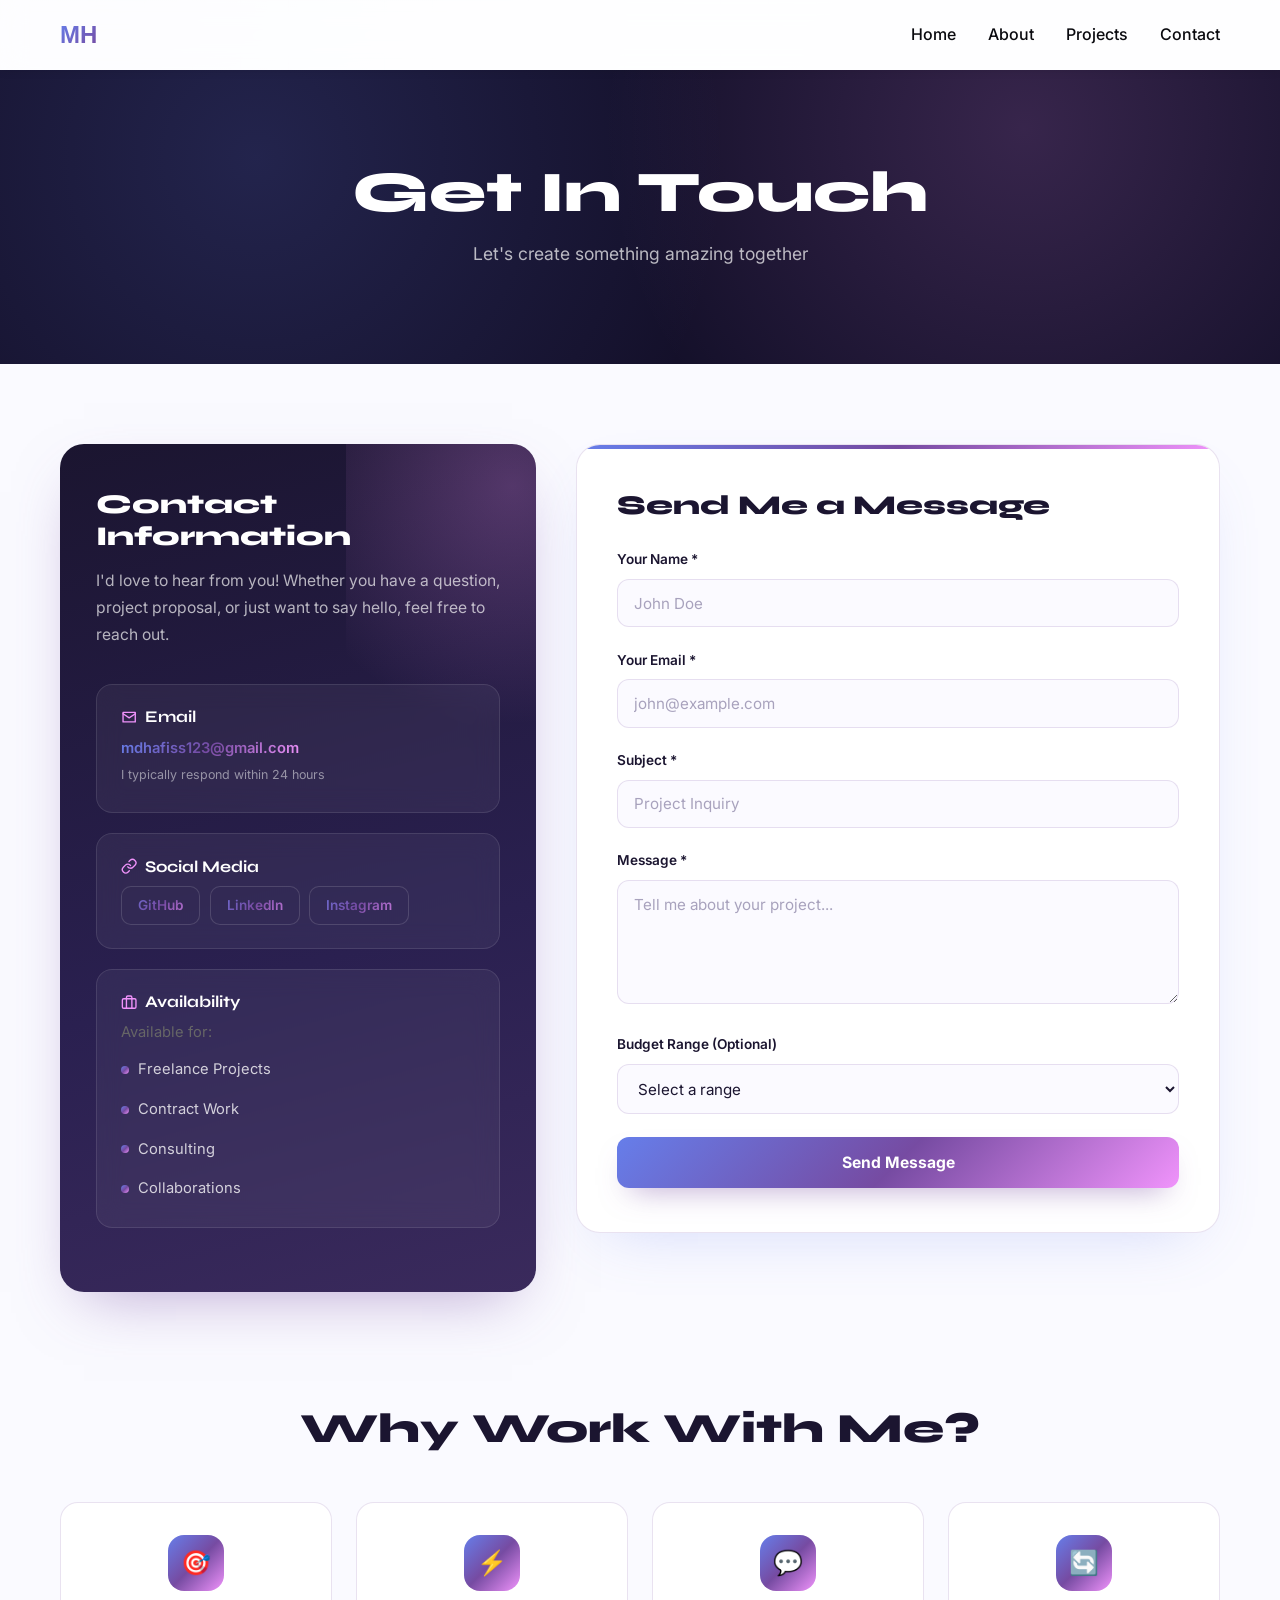
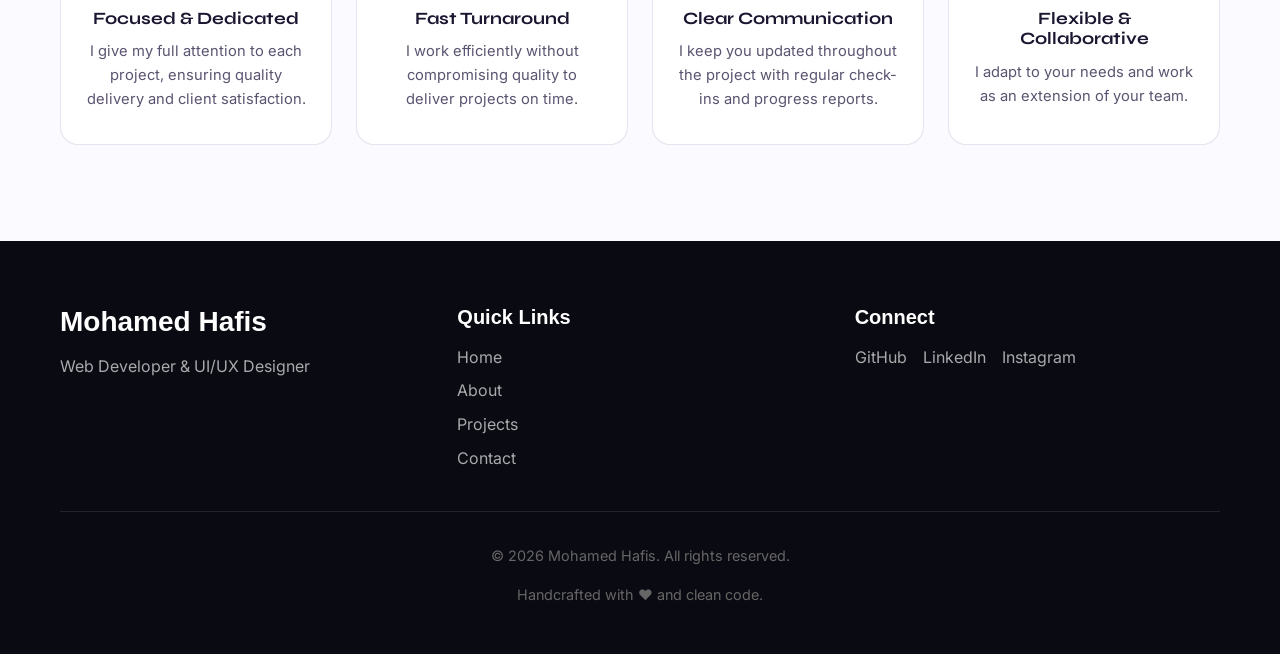
<file: pages/contact.html>
<!DOCTYPE html>
<html lang="en">
<head>
    <meta charset="UTF-8">
    <meta name="viewport" content="width=device-width, initial-scale=1.0">
    <title>Contact - Mohamed Hafis</title>
    <link rel="stylesheet" href="../assets/css/styles.css">
    <link rel="preconnect" href="https://fonts.googleapis.com">
    <link rel="preconnect" href="https://fonts.gstatic.com" crossorigin>
    <link href="https://fonts.googleapis.com/css2?family=Inter:wght@300;400;500;600;700&family=Syne:wght@600;700;800&display=swap" rel="stylesheet">

    <!-- ============================================================
         CONTACT PAGE — VISUAL REFRESH
         Same token system as about.html / projects.html so the three
         pages read as one site: indigo #667eea / violet #764ba2 /
         pink #f093fb, Syne for display, Inter for body.
         Signature element continued: the "gradient spine" reappears
         here as the form's focus state and the card top-rule, so the
         contact page still feels like part of the same system instead
         of a bolted-on form.
         ============================================================ -->
    <style>
        .mh-contact {
            --ink: #1b1530;
            --muted: #5b5470;
            --indigo: #667eea;
            --violet: #764ba2;
            --pink: #f093fb;
            --spine: linear-gradient(135deg, var(--indigo), var(--violet), var(--pink));
            --paper: #fafaff;
            --line: rgba(118, 75, 162, 0.16);
        }

        .mh-contact * { box-sizing: border-box; }

        /* ---------- Hero ---------- */
        .mh-contact .page-hero {
            position: relative;
            overflow: hidden;
            background:
                radial-gradient(circle at 20% 30%, rgba(102,126,234,0.18), transparent 45%),
                radial-gradient(circle at 80% 20%, rgba(240,147,251,0.16), transparent 40%),
                #14102a;
            padding: 5.5rem 0 5rem;
            text-align: center;
        }

        .mh-contact .page-hero h1 {
            font-family: 'Syne', sans-serif;
            font-weight: 800;
            font-size: clamp(2.4rem, 5vw, 3.6rem);
            color: #ffffff;
            margin-bottom: 0.75rem;
        }

        .mh-contact .page-hero p {
            font-family: 'Inter', sans-serif;
            font-size: 1.1rem;
            color: rgba(255,255,255,0.7);
        }

        /* ---------- Layout ---------- */
        .mh-contact .contact-section {
            background: var(--paper);
            padding: 5rem 0 6rem;
        }

        .mh-contact .contact-grid {
            display: grid;
            grid-template-columns: 0.85fr 1.15fr;
            gap: 2.5rem;
            align-items: start;
        }

        /* ---------- Contact Info side ---------- */
        .mh-contact .contact-info {
            background: linear-gradient(165deg, #1b1530, #2a2050 60%, #3a2a5c);
            border-radius: 24px;
            padding: 2.75rem 2.25rem;
            position: relative;
            overflow: hidden;
            box-shadow: 0 24px 60px -24px rgba(118, 75, 162, 0.5);
        }

        .mh-contact .contact-info::before {
            content: '';
            position: absolute;
            top: -30%;
            right: -30%;
            width: 70%;
            height: 70%;
            background: radial-gradient(circle, rgba(240,147,251,0.25), transparent 70%);
            pointer-events: none;
        }

        .mh-contact .contact-info h2 {
            font-family: 'Syne', sans-serif;
            font-weight: 800;
            font-size: 1.7rem;
            color: #ffffff;
            margin-bottom: 0.85rem;
            position: relative;
            z-index: 1;
        }

        .mh-contact .contact-info > .container > p,
        .mh-contact .contact-info > p {
            font-family: 'Inter', sans-serif;
            color: rgba(255,255,255,0.68);
            font-size: 0.98rem;
            line-height: 1.75;
            margin-bottom: 2.2rem;
            position: relative;
            z-index: 1;
        }

        .mh-contact .contact-item {
            position: relative;
            z-index: 1;
            padding: 1.4rem 1.5rem;
            border-radius: 16px;
            background: rgba(255,255,255,0.05);
            backdrop-filter: blur(12px);
            -webkit-backdrop-filter: blur(12px);
            border: 1px solid rgba(255,255,255,0.1);
            margin-bottom: 1.25rem;
            transition: transform 0.3s ease, border-color 0.3s ease, box-shadow 0.3s ease;
        }

        .mh-contact .contact-item:hover {
            transform: translateY(-4px);
            border-color: rgba(240,147,251,0.4);
            box-shadow: 0 14px 30px -16px rgba(102,126,234,0.5);
        }

        .mh-contact .contact-item h3 {
            font-family: 'Syne', sans-serif;
            font-weight: 700;
            font-size: 1.02rem;
            color: #ffffff;
            margin-bottom: 0.6rem;
            display: flex;
            align-items: center;
            gap: 0.5rem;
        }

        .mh-contact .contact-item p {
            font-family: 'Inter', sans-serif;
            font-size: 0.92rem;
            line-height: 1.6;
            margin: 0 0 0.3rem;
        }

        .mh-contact .contact-item a {
            background: var(--spine);
            -webkit-background-clip: text;
            background-clip: text;
            -webkit-text-fill-color: transparent;
            color: transparent;
            font-weight: 600;
            text-decoration: none;
        }

        .mh-contact .contact-item .text-small {
            color: rgba(255,255,255,0.5) !important;
            font-size: 0.78rem !important;
        }

        .mh-contact .social-links-full {
            display: flex;
            flex-wrap: wrap;
            gap: 0.6rem;
        }

        .mh-contact .social-link {
            display: inline-flex;
            align-items: center;
            gap: 0.4rem;
            padding: 0.5rem 1rem;
            border-radius: 10px;
            background: rgba(255,255,255,0.08);
            border: 1px solid rgba(255,255,255,0.14);
            color: #ffffff !important;
            font-family: 'Inter', sans-serif;
            font-size: 0.85rem;
            font-weight: 500;
            text-decoration: none;
            transition: background 0.3s ease, transform 0.3s ease, border-color 0.3s ease;
        }

        .mh-contact .social-link:hover {
            background: var(--spine);
            transform: translateY(-3px);
            border-color: transparent;
        }

        .mh-contact .availability-list {
            list-style: none;
            margin: 0.6rem 0 0;
            padding: 0;
            display: flex;
            flex-direction: column;
            gap: 0.5rem;
        }

        .mh-contact .availability-list li {
            font-family: 'Inter', sans-serif;
            font-size: 0.92rem;
            color: rgba(255,255,255,0.78);
            display: flex;
            align-items: center;
            gap: 0.55rem;
        }

        .mh-contact .availability-list li::before {
            content: '';
            width: 8px;
            height: 8px;
            border-radius: 50%;
            background: var(--spine);
            flex-shrink: 0;
        }

        /* ---------- Contact Form side ---------- */
        .mh-contact .contact-form-section {
            background: #ffffff;
            border: 1px solid var(--line);
            border-radius: 24px;
            padding: 2.75rem 2.5rem;
            box-shadow: 0 24px 60px -30px rgba(102, 126, 234, 0.3);
            position: relative;
            overflow: hidden;
        }

        .mh-contact .contact-form-section::before {
            content: '';
            position: absolute;
            top: 0; left: 0; right: 0;
            height: 4px;
            background: var(--spine);
        }

        .mh-contact .contact-form-section h2 {
            font-family: 'Syne', sans-serif;
            font-weight: 800;
            font-size: 1.7rem;
            color: var(--ink);
            margin-bottom: 1.75rem;
        }

        .mh-contact .form-group {
            margin-bottom: 1.4rem;
        }

        .mh-contact .form-group label {
            display: block;
            font-family: 'Inter', sans-serif;
            font-size: 0.85rem;
            font-weight: 600;
            color: var(--ink);
            margin-bottom: 0.5rem;
        }

        .mh-contact .form-group input,
        .mh-contact .form-group textarea,
        .mh-contact .form-group select {
            width: 100%;
            font-family: 'Inter', sans-serif;
            font-size: 0.95rem;
            padding: 0.85rem 1rem;
            border-radius: 12px;
            border: 1.5px solid var(--line);
            background: #fbfaff;
            color: var(--ink);
            transition: border-color 0.25s ease, box-shadow 0.25s ease, background 0.25s ease;
            outline: none;
        }

        .mh-contact .form-group textarea {
            resize: vertical;
            min-height: 120px;
        }

        .mh-contact .form-group input::placeholder,
        .mh-contact .form-group textarea::placeholder {
            color: #a8a2bd;
        }

        .mh-contact .form-group input:focus,
        .mh-contact .form-group textarea:focus,
        .mh-contact .form-group select:focus {
            border-color: var(--violet);
            background: #ffffff;
            box-shadow: 0 0 0 4px rgba(118, 75, 162, 0.12);
        }

        .mh-contact .contact-form .btn-primary {
            font-family: 'Inter', sans-serif;
            font-weight: 700;
            font-size: 0.98rem;
            width: 100%;
            padding: 1rem 1.5rem;
            border: none;
            border-radius: 12px;
            color: #ffffff;
            background: var(--spine);
            cursor: pointer;
            transition: transform 0.3s ease, box-shadow 0.3s ease, filter 0.3s ease;
            box-shadow: 0 14px 30px -14px rgba(118, 75, 162, 0.55);
        }

        .mh-contact .contact-form .btn-primary:hover {
            transform: translateY(-3px);
            box-shadow: 0 20px 40px -16px rgba(102, 126, 234, 0.6);
            filter: brightness(1.05);
        }

        .mh-contact .contact-form .btn-primary:active {
            transform: translateY(0);
        }

        /* ---------- Why Work With Me ---------- */
        .mh-contact .why-work {
            background: var(--paper);
            padding: 1rem 0 6rem;
        }

        .mh-contact .why-work h2 {
            font-family: 'Syne', sans-serif;
            font-weight: 800;
            font-size: clamp(1.9rem, 3.4vw, 2.6rem);
            text-align: center;
            color: var(--ink);
            margin-bottom: 3rem;
        }

        .mh-contact .why-grid {
            display: grid;
            grid-template-columns: repeat(auto-fit, minmax(220px, 1fr));
            gap: 1.5rem;
        }

        .mh-contact .why-card {
            background: #ffffff;
            border: 1px solid var(--line);
            border-radius: 18px;
            padding: 2rem 1.5rem;
            text-align: center;
            transition: transform 0.35s ease, box-shadow 0.35s ease, border-color 0.35s ease;
            position: relative;
        }

        .mh-contact .why-card:hover {
            transform: translateY(-8px);
            border-color: rgba(118, 75, 162, 0.35);
            box-shadow: 0 22px 44px -22px rgba(102, 126, 234, 0.4);
        }

        .mh-contact .why-icon {
            width: 56px;
            height: 56px;
            margin: 0 auto 1.1rem;
            border-radius: 16px;
            background: var(--spine);
            display: flex;
            align-items: center;
            justify-content: center;
            font-size: 1.5rem;
        }

        .mh-contact .why-card h3 {
            font-family: 'Syne', sans-serif;
            font-weight: 700;
            font-size: 1.08rem;
            color: var(--ink);
            margin-bottom: 0.6rem;
        }

        .mh-contact .why-card p {
            font-family: 'Inter', sans-serif;
            font-size: 0.92rem;
            line-height: 1.65;
            color: var(--muted);
            margin: 0;
        }

        /* ---------- Reduced motion ---------- */
        @media (prefers-reduced-motion: reduce) {
            .mh-contact * { transition: none !important; }
        }

        /* ---------- Responsive ---------- */
        @media (max-width: 900px) {
            .mh-contact .contact-grid { grid-template-columns: 1fr; }
        }

        @media (max-width: 640px) {
            .mh-contact .contact-info,
            .mh-contact .contact-form-section { padding: 2rem 1.5rem; border-radius: 18px; }
        }
    </style>
</head>
<body class="mh-contact">
    <!-- Navigation -->
    <nav class="navbar">
        <div class="container">
            <div class="nav-content">
                <div class="logo">
                    <a href="../index.html"><span class="logo-text">MH</span></a>
                </div>
                <ul class="nav-links">
                    <li><a href="../index.html">Home</a></li>
                    <li><a href="about.html">About</a></li>
                    <li><a href="projects.html">Projects</a></li>
                    <li><a href="contact.html">Contact</a></li>
                </ul>
                <div class="hamburger">
                    <span></span>
                    <span></span>
                    <span></span>
                </div>
            </div>
        </div>
    </nav>

    <!-- Contact Hero Section -->
    <section class="page-hero">
        <div class="container">
            <h1>Get In Touch</h1>
            <p>Let's create something amazing together</p>
        </div>
    </section>

    <!-- Contact Content -->
    <section class="contact-section">
        <div class="container">
            <div class="contact-grid">
                <!-- Contact Info -->
                <div class="contact-info">
                    <h2>Contact Information</h2>
                    <p>I'd love to hear from you! Whether you have a question, project proposal, or just want to say hello, feel free to reach out.</p>

                    <div class="contact-item">
                        <h3>
                            <svg width="18" height="18" viewBox="0 0 24 24" fill="none" stroke="currentColor" stroke-width="2" stroke-linecap="round" stroke-linejoin="round" style="color:#f093fb"><path d="M4 4h16v16H4z" opacity="0"></path><path d="M3 5h18v14H3z"></path><path d="M3 7l9 6 9-6"></path></svg>
                            Email
                        </h3>
                        <p><a href="mailto:mdhafiss123@gmail.com">mdhafiss123@gmail.com</a></p>
                        <p class="text-small">I typically respond within 24 hours</p>
                    </div>

                    <div class="contact-item">
                        <h3>
                            <svg width="18" height="18" viewBox="0 0 24 24" fill="none" stroke="currentColor" stroke-width="2" stroke-linecap="round" stroke-linejoin="round" style="color:#f093fb"><path d="M10 13a5 5 0 0 0 7.54.54l3-3a5 5 0 0 0-7.07-7.07l-1.72 1.71"></path><path d="M14 11a5 5 0 0 0-7.54-.54l-3 3a5 5 0 0 0 7.07 7.07l1.71-1.71"></path></svg>
                            Social Media
                        </h3>
                        <div class="social-links-full">
                            <a href="https://github.com/mdhafiss123-git" target="_blank" class="social-link">
                                <span>GitHub</span>
                            </a>
                            <a href="https://www.linkedin.com/in/mdhafiss123" target="_blank" class="social-link">
                                <span>LinkedIn</span>
                            </a>
                            <a href="https://www.instagram.com/mdhafiss123" target="_blank" class="social-link">
                                <span>Instagram</span>
                            </a>
                        </div>
                    </div>

                    <div class="contact-item">
                        <h3>
                            <svg width="18" height="18" viewBox="0 0 24 24" fill="none" stroke="currentColor" stroke-width="2" stroke-linecap="round" stroke-linejoin="round" style="color:#f093fb"><rect x="2" y="7" width="20" height="14" rx="2"></rect><path d="M16 21V5a2 2 0 0 0-2-2h-4a2 2 0 0 0-2 2v16"></path></svg>
                            Availability
                        </h3>
                        <p>Available for:</p>
                        <ul class="availability-list">
                            <li>Freelance Projects</li>
                            <li>Contract Work</li>
                            <li>Consulting</li>
                            <li>Collaborations</li>
                        </ul>
                    </div>
                </div>

                <!-- Contact Form -->
                <div class="contact-form-section">
                    <h2>Send Me a Message</h2>
                    <form id="contactForm" class="contact-form">
                        <div class="form-group">
                            <label for="name">Your Name *</label>
                            <input type="text" id="name" name="name" required placeholder="John Doe">
                        </div>

                        <div class="form-group">
                            <label for="email">Your Email *</label>
                            <input type="email" id="email" name="email" required placeholder="john@example.com">
                        </div>

                        <div class="form-group">
                            <label for="subject">Subject *</label>
                            <input type="text" id="subject" name="subject" required placeholder="Project Inquiry">
                        </div>

                        <div class="form-group">
                            <label for="message">Message *</label>
                            <textarea id="message" name="message" required placeholder="Tell me about your project..." rows="5"></textarea>
                        </div>

                        <div class="form-group">
                            <label for="budget">Budget Range (Optional)</label>
                            <select id="budget" name="budget">
                                <option value="">Select a range</option>
                                <option value="under-1k">Under $1,000</option>
                                <option value="1k-5k">$1,000 - $5,000</option>
                                <option value="5k-10k">$5,000 - $10,000</option>
                                <option value="10k-plus">$10,000+</option>
                            </select>
                        </div>

                        <button type="submit" class="btn btn-primary">Send Message</button>
                    </form>
                </div>
            </div>
        </div>
    </section>

    <!-- Why Work With Me Section -->
    <section class="why-work">
        <div class="container">
            <h2>Why Work With Me?</h2>
            <div class="why-grid">
                <div class="why-card">
                    <div class="why-icon">🎯</div>
                    <h3>Focused & Dedicated</h3>
                    <p>I give my full attention to each project, ensuring quality delivery and client satisfaction.</p>
                </div>
                <div class="why-card">
                    <div class="why-icon">⚡</div>
                    <h3>Fast Turnaround</h3>
                    <p>I work efficiently without compromising quality to deliver projects on time.</p>
                </div>
                <div class="why-card">
                    <div class="why-icon">💬</div>
                    <h3>Clear Communication</h3>
                    <p>I keep you updated throughout the project with regular check-ins and progress reports.</p>
                </div>
                <div class="why-card">
                    <div class="why-icon">🔄</div>
                    <h3>Flexible & Collaborative</h3>
                    <p>I adapt to your needs and work as an extension of your team.</p>
                </div>
            </div>
        </div>
    </section>

    <!-- Footer -->
    <footer class="footer">
        <div class="container">
            <div class="footer-content">
                <div class="footer-section">
                    <h3>Mohamed Hafis</h3>
                    <p>Web Developer & UI/UX Designer</p>
                </div>
                <div class="footer-section">
                    <h4>Quick Links</h4>
                    <ul>
                        <li><a href="../index.html">Home</a></li>
                        <li><a href="about.html">About</a></li>
                        <li><a href="projects.html">Projects</a></li>
                        <li><a href="contact.html">Contact</a></li>
                    </ul>
                </div>
                <div class="footer-section">
                    <h4>Connect</h4>
                    <div class="social-links">
                        <a href="https://github.com/mdhafiss123-git" target="_blank">GitHub</a>
                        <a href="https://www.linkedin.com/in/mdhafiss123" target="_blank">LinkedIn</a>
                        <a href="https://www.instagram.com/mdhafiss123" target="_blank">Instagram</a>
                    </div>
                </div>
            </div>
            <div class="footer-bottom">
                <p>&copy; 2026 Mohamed Hafis. All rights reserved.</p>
                <p>Handcrafted with ❤️ and clean code.</p>
            </div>
        </div>
    </footer>

    <script src="../assets/js/script.js"></script>
</body>
</html>
</file>
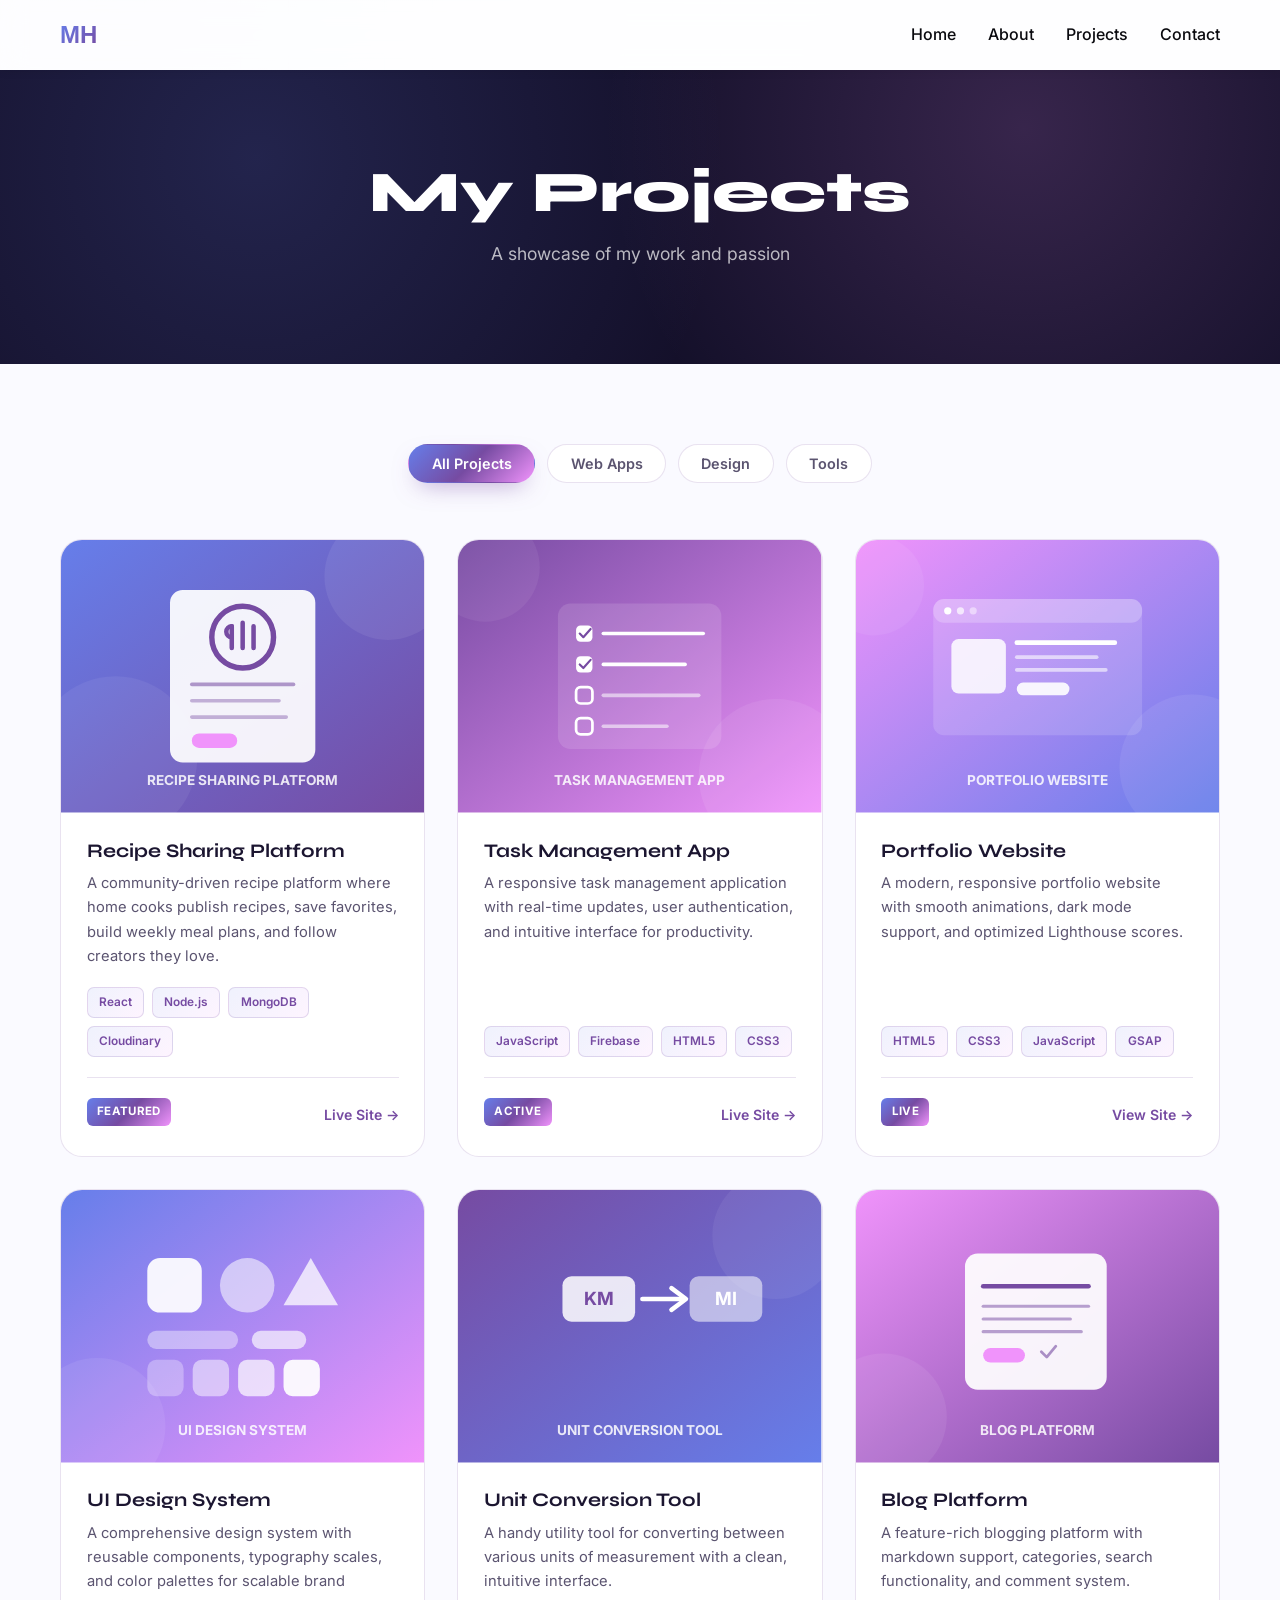
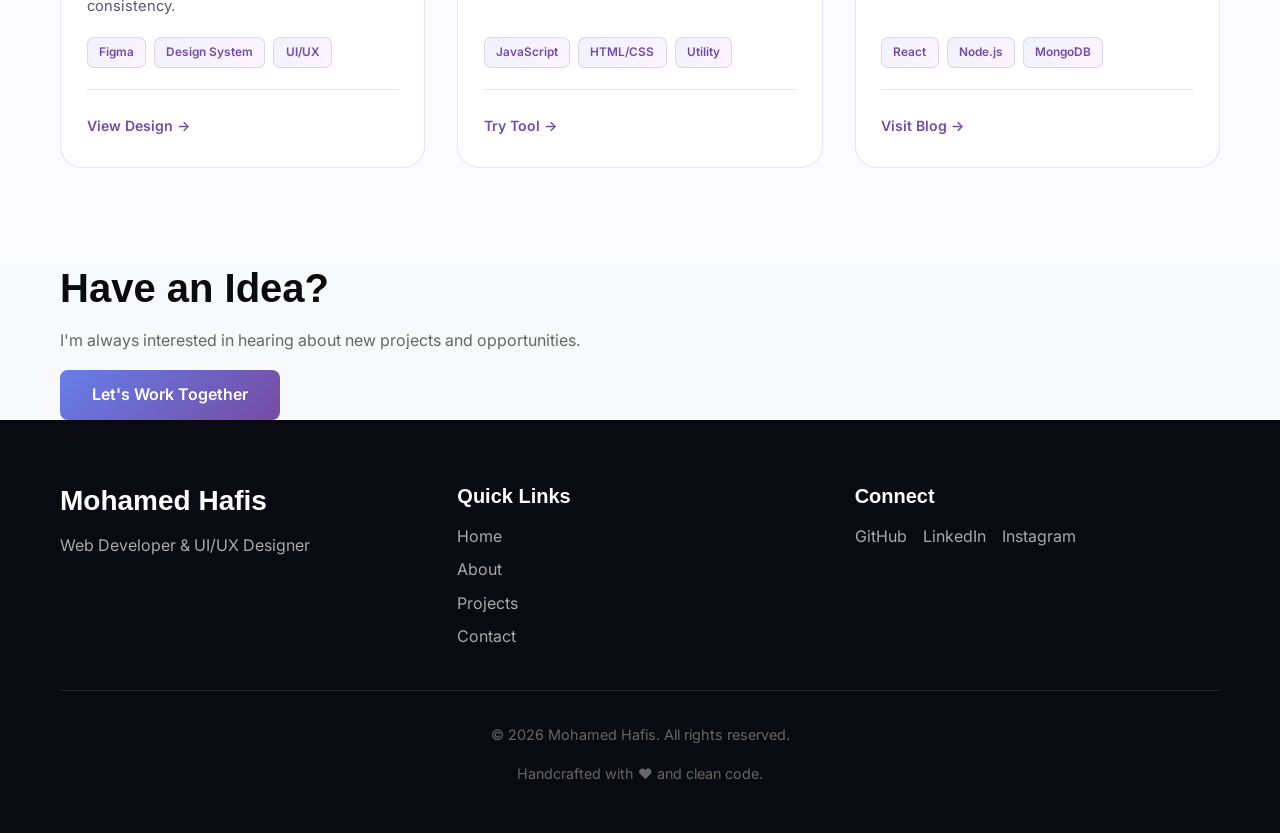
<file: pages/projects.html>
<!DOCTYPE html>
<html lang="en">
<head>
    <meta charset="UTF-8">
    <meta name="viewport" content="width=device-width, initial-scale=1.0">
    <title>Projects - Mohamed Hafis</title>
    <link rel="stylesheet" href="../assets/css/styles.css">
    <link rel="preconnect" href="https://fonts.googleapis.com">
    <link rel="preconnect" href="https://fonts.gstatic.com" crossorigin>
    <link href="https://fonts.googleapis.com/css2?family=Inter:wght@300;400;500;600;700&family=Syne:wght@600;700;800&display=swap" rel="stylesheet">

    <!-- ============================================================
         PROJECTS PAGE — VISUAL REFRESH
         Same token system as about.html / contact.html: indigo
         #667eea / violet #764ba2 / pink #f093fb, Syne display, Inter
         body. Signature element: every placeholder image is replaced
         with a custom inline-SVG "frame" — a unique scene per project
         that visually explains what the project IS rather than
         showing a generic colored block. Each frame keeps its own
         2-color gradient drawn from the shared palette, so the grid
         feels cohesive instead of six unrelated icons.
         ============================================================ -->
    <style>
        .mh-projects {
            --ink: #1b1530;
            --muted: #5b5470;
            --indigo: #667eea;
            --violet: #764ba2;
            --pink: #f093fb;
            --spine: linear-gradient(135deg, var(--indigo), var(--violet), var(--pink));
            --paper: #fafaff;
            --line: rgba(118, 75, 162, 0.16);
        }

        .mh-projects * { box-sizing: border-box; }

        /* ---------- Hero ---------- */
        .mh-projects .page-hero {
            position: relative;
            overflow: hidden;
            background:
                radial-gradient(circle at 20% 30%, rgba(102,126,234,0.18), transparent 45%),
                radial-gradient(circle at 80% 20%, rgba(240,147,251,0.16), transparent 40%),
                #14102a;
            padding: 5.5rem 0 5rem;
            text-align: center;
        }

        .mh-projects .page-hero h1 {
            font-family: 'Syne', sans-serif;
            font-weight: 800;
            font-size: clamp(2.4rem, 5vw, 3.6rem);
            color: #ffffff;
            margin-bottom: 0.75rem;
        }

        .mh-projects .page-hero p {
            font-family: 'Inter', sans-serif;
            font-size: 1.1rem;
            color: rgba(255,255,255,0.7);
        }

        /* ---------- Portfolio section ---------- */
        .mh-projects .portfolio {
            background: var(--paper);
            padding: 5rem 0 6rem;
        }

        /* ---------- Filter buttons ---------- */
        .mh-projects .filter-buttons {
            display: flex;
            justify-content: center;
            flex-wrap: wrap;
            gap: 0.75rem;
            margin-bottom: 3.5rem;
        }

        .mh-projects .filter-btn {
            font-family: 'Inter', sans-serif;
            font-weight: 600;
            font-size: 0.9rem;
            padding: 0.65rem 1.4rem;
            border-radius: 999px;
            border: 1.5px solid var(--line);
            background: #ffffff;
            color: var(--muted);
            cursor: pointer;
            transition: all 0.3s ease;
        }

        .mh-projects .filter-btn:hover {
            border-color: rgba(118, 75, 162, 0.4);
            color: var(--ink);
            transform: translateY(-2px);
        }

        .mh-projects .filter-btn.active {
            background: var(--spine);
            color: #ffffff;
            border-color: transparent;
            box-shadow: 0 10px 24px -10px rgba(118, 75, 162, 0.55);
        }

        /* ---------- Grid & Cards ---------- */
        .mh-projects .portfolio-grid {
            display: grid;
            grid-template-columns: repeat(auto-fit, minmax(320px, 1fr));
            gap: 2rem;
        }

        .mh-projects .portfolio-item {
            background: #ffffff;
            border: 1px solid var(--line);
            border-radius: 22px;
            overflow: hidden;
            transition: transform 0.4s cubic-bezier(.2,.8,.2,1), box-shadow 0.4s ease, border-color 0.4s ease;
            display: flex;
            flex-direction: column;
        }

        .mh-projects .portfolio-item:hover {
            transform: translateY(-10px);
            border-color: rgba(118, 75, 162, 0.35);
            box-shadow: 0 30px 60px -24px rgba(102, 126, 234, 0.45), 0 0 0 1px rgba(240,147,251,0.15);
        }

        /* ---------- SVG preview frame (replaces placeholder image) ---------- */
        .mh-projects .portfolio-image {
            position: relative;
            aspect-ratio: 4 / 3;
            overflow: hidden;
        }

        .mh-projects .portfolio-image svg {
            width: 100%;
            height: 100%;
            display: block;
            transition: transform 0.5s ease;
        }

        .mh-projects .portfolio-item:hover .portfolio-image svg {
            transform: scale(1.06);
        }

        .mh-projects .portfolio-overlay {
            position: absolute;
            inset: 0;
            display: flex;
            align-items: center;
            justify-content: center;
            background: linear-gradient(165deg, rgba(27,21,48,0.0) 30%, rgba(27,21,48,0.78));
            opacity: 0;
            transition: opacity 0.35s ease;
        }

        .mh-projects .portfolio-item:hover .portfolio-overlay {
            opacity: 1;
        }

        .mh-projects .portfolio-link {
            font-family: 'Inter', sans-serif;
            font-weight: 700;
            font-size: 0.9rem;
            color: var(--ink);
            background: #ffffff;
            padding: 0.7rem 1.5rem;
            border-radius: 999px;
            text-decoration: none;
            transform: translateY(14px);
            opacity: 0;
            transition: transform 0.35s ease, opacity 0.35s ease;
        }

        .mh-projects .portfolio-item:hover .portfolio-link {
            transform: translateY(0);
            opacity: 1;
        }

        /* ---------- Card content ---------- */
        .mh-projects .portfolio-content {
            padding: 1.6rem 1.6rem 1.8rem;
            display: flex;
            flex-direction: column;
            flex: 1;
        }

        .mh-projects .portfolio-content h3 {
            font-family: 'Syne', sans-serif;
            font-weight: 700;
            font-size: 1.2rem;
            color: var(--ink);
            margin-bottom: 0.6rem;
        }

        .mh-projects .portfolio-content p {
            font-family: 'Inter', sans-serif;
            font-size: 0.92rem;
            line-height: 1.65;
            color: var(--muted);
            margin-bottom: 1.2rem;
            flex: 1;
        }

        .mh-projects .portfolio-tags {
            display: flex;
            flex-wrap: wrap;
            gap: 0.5rem;
            margin-bottom: 1.3rem;
        }

        .mh-projects .tag {
            font-family: 'Inter', sans-serif;
            font-weight: 600;
            font-size: 0.74rem;
            padding: 0.3rem 0.7rem;
            border-radius: 7px;
            background: linear-gradient(135deg, rgba(102,126,234,0.1), rgba(240,147,251,0.1));
            color: var(--violet);
            border: 1px solid rgba(118, 75, 162, 0.18);
        }

        .mh-projects .portfolio-meta {
            display: flex;
            align-items: center;
            justify-content: space-between;
            padding-top: 1.1rem;
            border-top: 1px solid var(--line);
        }

        .mh-projects .badge {
            font-family: 'Inter', sans-serif;
            font-weight: 700;
            font-size: 0.72rem;
            letter-spacing: 0.03em;
            text-transform: uppercase;
            padding: 0.3rem 0.65rem;
            border-radius: 6px;
            background: var(--spine);
            color: #ffffff;
        }

        .mh-projects .link-arrow {
            font-family: 'Inter', sans-serif;
            font-weight: 600;
            font-size: 0.88rem;
            color: var(--violet);
            text-decoration: none;
            transition: color 0.25s ease, transform 0.25s ease;
            display: inline-block;
        }

        .mh-projects .link-arrow:hover {
            color: var(--pink);
            transform: translateX(3px);
        }

        /* ---------- Reduced motion ---------- */
        @media (prefers-reduced-motion: reduce) {
            .mh-projects * { transition: none !important; }
        }

        /* ---------- Responsive ---------- */
        @media (max-width: 640px) {
            .mh-projects .filter-buttons { gap: 0.5rem; }
            .mh-projects .filter-btn { padding: 0.55rem 1.1rem; font-size: 0.84rem; }
        }

        /* ---------- Clickable card affordance ---------- */
        .mh-projects .portfolio-item {
            cursor: pointer;
        }

        .mh-projects .portfolio-item:focus-visible {
            outline: 2px solid var(--violet);
            outline-offset: 4px;
        }

        /* ============================================================
           PROJECT BRIEF DETAIL VIEW — modal overlay
           Reuses --indigo / --violet / --pink / --spine / --ink / --muted
           ============================================================ */
        .brief-backdrop {
            position: fixed;
            inset: 0;
            z-index: 1000;
            display: flex;
            align-items: center;
            justify-content: center;
            padding: 5vh 1.25rem;
            background: rgba(20, 16, 42, 0.6);
            backdrop-filter: blur(6px);
            opacity: 0;
            transition: opacity 0.3s ease;
        }

        .brief-backdrop[hidden] {
            display: none;
        }

        .brief-backdrop.is-visible {
            opacity: 1;
        }

        .brief-modal {
            position: relative;
            width: min(720px, 100%);
            max-height: 90vh;
            overflow-y: auto;
            background: #ffffff;
            border-radius: 24px;
            box-shadow: 0 40px 90px -30px rgba(27, 21, 48, 0.55);
            transform: translateY(28px) scale(0.97);
            opacity: 0;
            transition: transform 0.35s cubic-bezier(.2,.8,.2,1), opacity 0.3s ease;
        }

        .brief-backdrop.is-visible .brief-modal {
            transform: translateY(0) scale(1);
            opacity: 1;
        }

        .brief-close {
            position: absolute;
            top: 1.1rem;
            right: 1.1rem;
            z-index: 2;
            width: 38px;
            height: 38px;
            display: flex;
            align-items: center;
            justify-content: center;
            border-radius: 50%;
            border: none;
            background: rgba(255, 255, 255, 0.9);
            color: var(--ink);
            cursor: pointer;
            box-shadow: 0 6px 16px -4px rgba(27, 21, 48, 0.25);
            transition: background 0.25s ease, color 0.25s ease, transform 0.25s ease;
        }

        .brief-close:hover {
            background: var(--spine);
            color: #ffffff;
            transform: rotate(90deg);
        }

        .brief-media {
            aspect-ratio: 16 / 9;
            overflow: hidden;
            border-radius: 24px 24px 0 0;
        }

        .brief-media svg {
            width: 100%;
            height: 100%;
            display: block;
        }

        .brief-body {
            padding: 2rem 2.2rem 2.4rem;
        }

        .brief-badge {
            display: inline-block;
            font-family: 'Inter', sans-serif;
            font-weight: 700;
            font-size: 0.72rem;
            letter-spacing: 0.03em;
            text-transform: uppercase;
            padding: 0.32rem 0.75rem;
            border-radius: 6px;
            background: var(--spine);
            color: #ffffff;
            margin-bottom: 0.9rem;
        }

        .brief-title {
            font-family: 'Syne', sans-serif;
            font-weight: 800;
            font-size: clamp(1.5rem, 3vw, 2rem);
            color: var(--ink);
            margin-bottom: 0.9rem;
        }

        .brief-description {
            font-family: 'Inter', sans-serif;
            font-size: 1rem;
            line-height: 1.75;
            color: var(--muted);
            margin-bottom: 1.5rem;
        }

        .brief-tags {
            display: flex;
            flex-wrap: wrap;
            gap: 0.55rem;
            margin-bottom: 1.8rem;
            padding-bottom: 1.8rem;
            border-bottom: 1px solid var(--line);
        }

        .brief-tags .tag {
            font-family: 'Inter', sans-serif;
            font-weight: 600;
            font-size: 0.78rem;
            padding: 0.34rem 0.8rem;
            border-radius: 7px;
            background: linear-gradient(135deg, rgba(102,126,234,0.1), rgba(240,147,251,0.1));
            color: var(--violet);
            border: 1px solid rgba(118, 75, 162, 0.18);
        }

        .brief-actions {
            display: flex;
            flex-wrap: wrap;
            gap: 0.9rem;
        }

        .brief-actions .brief-btn {
            font-family: 'Inter', sans-serif;
            font-weight: 700;
            font-size: 0.92rem;
            padding: 0.8rem 1.6rem;
            border-radius: 999px;
            text-decoration: none;
            display: inline-flex;
            align-items: center;
            gap: 0.5rem;
            transition: transform 0.25s ease, box-shadow 0.25s ease, opacity 0.25s ease;
        }

        .brief-actions .brief-btn.primary {
            background: var(--spine);
            color: #ffffff;
            box-shadow: 0 14px 30px -12px rgba(118, 75, 162, 0.55);
        }

        .brief-actions .brief-btn.primary:hover {
            transform: translateY(-2px);
            box-shadow: 0 18px 36px -12px rgba(118, 75, 162, 0.65);
        }

        .brief-actions .brief-btn.secondary {
            background: #ffffff;
            color: var(--ink);
            border: 1.5px solid var(--line);
        }

        .brief-actions .brief-btn.secondary:hover {
            border-color: rgba(118, 75, 162, 0.4);
            transform: translateY(-2px);
        }

        /* Body lock while modal is open */
        body.brief-open {
            overflow: hidden;
        }

        @media (max-width: 640px) {
            .brief-backdrop { padding: 0; align-items: flex-end; }
            .brief-modal {
                width: 100%;
                max-height: 92vh;
                border-radius: 24px 24px 0 0;
            }
            .brief-media { border-radius: 24px 24px 0 0; }
            .brief-body { padding: 1.6rem 1.4rem 2rem; }
        }

        @media (prefers-reduced-motion: reduce) {
            .brief-backdrop, .brief-modal, .brief-close { transition: none !important; }
        }
    </style>
</head>
<body class="mh-projects">
    <!-- Navigation -->
    <nav class="navbar">
        <div class="container">
            <div class="nav-content">
                <div class="logo">
                    <a href="../index.html"><span class="logo-text">MH</span></a>
                </div>
                <ul class="nav-links">
                    <li><a href="../index.html">Home</a></li>
                    <li><a href="about.html">About</a></li>
                    <li><a href="projects.html">Projects</a></li>
                    <li><a href="contact.html">Contact</a></li>
                </ul>
                <div class="hamburger">
                    <span></span>
                    <span></span>
                    <span></span>
                </div>
            </div>
        </div>
    </nav>

    <!-- Projects Hero Section -->
    <section class="page-hero">
        <div class="container">
            <h1>My Projects</h1>
            <p>A showcase of my work and passion</p>
        </div>
    </section>

    <!-- Portfolio Filter -->
    <section class="portfolio">
        <div class="container">
            <div class="filter-buttons">
                <button class="filter-btn active" data-filter="all">All Projects</button>
                <button class="filter-btn" data-filter="web">Web Apps</button>
                <button class="filter-btn" data-filter="design">Design</button>
                <button class="filter-btn" data-filter="tools">Tools</button>
            </div>

            <!-- Projects Grid -->
            <div class="portfolio-grid">
                <!-- Project 1: Recipe Sharing Platform -->
                <div class="portfolio-item"
                     data-category="web"
                     tabindex="0"
                     role="button"
                     aria-haspopup="dialog"
                     data-title="Recipe Sharing Platform"
                     data-description="A community-driven recipe platform built with React and Node.js where home cooks can publish recipes, save favorites, build weekly meal plans, and follow creators. Includes ingredient-based search, serving-size scaling, and a print-friendly recipe view."
                     data-tags="React,Node.js,MongoDB,Cloudinary"
                     data-badge="Featured"
                     data-gradient="g1"
                     data-actions="Live Site::#::primary|Source Code::https://github.com/mdhafiss123-git::secondary">
                    <div class="portfolio-image">
                        <svg viewBox="0 0 400 300" xmlns="http://www.w3.org/2000/svg" role="img" aria-label="Recipe Sharing Platform illustration">
                            <defs>
                                <linearGradient id="g1" x1="0%" y1="0%" x2="100%" y2="100%">
                                    <stop offset="0%" stop-color="#667eea"/>
                                    <stop offset="100%" stop-color="#764ba2"/>
                                </linearGradient>
                            </defs>
                            <rect width="400" height="300" fill="url(#g1)"/>
                            <circle cx="60" cy="240" r="90" fill="#ffffff" opacity="0.06"/>
                            <circle cx="360" cy="40" r="70" fill="#ffffff" opacity="0.07"/>
                            <g transform="translate(120,55)">
                                <rect x="0" y="0" width="160" height="190" rx="14" fill="#ffffff" opacity="0.92"/>
                                <circle cx="80" cy="52" r="34" fill="none" stroke="#764ba2" stroke-width="6"/>
                                <path d="M68 40v24M80 36v28M92 40v24" stroke="#764ba2" stroke-width="5" stroke-linecap="round"/>
                                <path d="M68 40a6 6 0 0 0 0 12" fill="none" stroke="#764ba2" stroke-width="5" stroke-linecap="round"/>
                                <line x1="24" y1="104" x2="136" y2="104" stroke="#764ba2" stroke-width="4" stroke-linecap="round" opacity="0.55"/>
                                <line x1="24" y1="122" x2="120" y2="122" stroke="#764ba2" stroke-width="4" stroke-linecap="round" opacity="0.4"/>
                                <line x1="24" y1="140" x2="128" y2="140" stroke="#764ba2" stroke-width="4" stroke-linecap="round" opacity="0.4"/>
                                <rect x="24" y="158" width="50" height="16" rx="8" fill="#f093fb"/>
                            </g>
                            <text x="200" y="270" font-family="Inter, sans-serif" font-size="15" font-weight="700" fill="#ffffff" text-anchor="middle" opacity="0.85">RECIPE SHARING PLATFORM</text>
                        </svg>
                        <div class="portfolio-overlay">
                            <a href="#" class="portfolio-link" data-open-brief>View Project</a>
                        </div>
                    </div>
                    <div class="portfolio-content">
                        <h3>Recipe Sharing Platform</h3>
                        <p>A community-driven recipe platform where home cooks publish recipes, save favorites, build weekly meal plans, and follow creators they love.</p>
                        <div class="portfolio-tags">
                            <span class="tag">React</span>
                            <span class="tag">Node.js</span>
                            <span class="tag">MongoDB</span>
                            <span class="tag">Cloudinary</span>
                        </div>
                        <div class="portfolio-meta">
                            <span class="badge">Featured</span>
                            <a href="#" class="link-arrow" data-open-brief>Live Site →</a>
                        </div>
                    </div>
                </div>

                <!-- Project 2: Task Management App -->
                <div class="portfolio-item"
                     data-category="web"
                     tabindex="0"
                     role="button"
                     aria-haspopup="dialog"
                     data-title="Task Management App"
                     data-description="A responsive task management application with real-time updates, user authentication, and an intuitive interface for productivity. Supports drag-and-drop boards, due-date reminders, and shared team workspaces."
                     data-tags="JavaScript,Firebase,HTML5,CSS3"
                     data-badge="Active"
                     data-gradient="g2"
                     data-actions="Live Site::#::primary|Source Code::https://github.com/mdhafiss123-git::secondary">
                    <div class="portfolio-image">
                        <svg viewBox="0 0 400 300" xmlns="http://www.w3.org/2000/svg" role="img" aria-label="Task Management App illustration">
                            <defs>
                                <linearGradient id="g2" x1="0%" y1="0%" x2="100%" y2="100%">
                                    <stop offset="0%" stop-color="#764ba2"/>
                                    <stop offset="100%" stop-color="#f093fb"/>
                                </linearGradient>
                            </defs>
                            <rect width="400" height="300" fill="url(#g2)"/>
                            <circle cx="350" cy="260" r="85" fill="#ffffff" opacity="0.07"/>
                            <circle cx="30" cy="30" r="60" fill="#ffffff" opacity="0.06"/>
                            <g transform="translate(110,70)">
                                <rect x="0" y="0" width="180" height="160" rx="14" fill="#ffffff" opacity="0.12"/>
                                <g transform="translate(20,24)">
                                    <rect x="0" y="0" width="18" height="18" rx="5" fill="#ffffff"/>
                                    <path d="M4 9l4 4 8-9" stroke="#764ba2" stroke-width="2.4" fill="none" stroke-linecap="round" stroke-linejoin="round"/>
                                    <line x1="30" y1="9" x2="140" y2="9" stroke="#ffffff" stroke-width="4" stroke-linecap="round"/>
                                </g>
                                <g transform="translate(20,58)">
                                    <rect x="0" y="0" width="18" height="18" rx="5" fill="#ffffff"/>
                                    <path d="M4 9l4 4 8-9" stroke="#764ba2" stroke-width="2.4" fill="none" stroke-linecap="round" stroke-linejoin="round"/>
                                    <line x1="30" y1="9" x2="120" y2="9" stroke="#ffffff" stroke-width="4" stroke-linecap="round"/>
                                </g>
                                <g transform="translate(20,92)">
                                    <rect x="0" y="0" width="18" height="18" rx="5" fill="none" stroke="#ffffff" stroke-width="3"/>
                                    <line x1="30" y1="9" x2="135" y2="9" stroke="#ffffff" stroke-width="4" stroke-linecap="round" opacity="0.55"/>
                                </g>
                                <g transform="translate(20,126)">
                                    <rect x="0" y="0" width="18" height="18" rx="5" fill="none" stroke="#ffffff" stroke-width="3"/>
                                    <line x1="30" y1="9" x2="100" y2="9" stroke="#ffffff" stroke-width="4" stroke-linecap="round" opacity="0.55"/>
                                </g>
                            </g>
                            <text x="200" y="270" font-family="Inter, sans-serif" font-size="15" font-weight="700" fill="#ffffff" text-anchor="middle" opacity="0.85">TASK MANAGEMENT APP</text>
                        </svg>
                        <div class="portfolio-overlay">
                            <a href="#" class="portfolio-link" data-open-brief>View Project</a>
                        </div>
                    </div>
                    <div class="portfolio-content">
                        <h3>Task Management App</h3>
                        <p>A responsive task management application with real-time updates, user authentication, and intuitive interface for productivity.</p>
                        <div class="portfolio-tags">
                            <span class="tag">JavaScript</span>
                            <span class="tag">Firebase</span>
                            <span class="tag">HTML5</span>
                            <span class="tag">CSS3</span>
                        </div>
                        <div class="portfolio-meta">
                            <span class="badge">Active</span>
                            <a href="#" class="link-arrow" data-open-brief>Live Site →</a>
                        </div>
                    </div>
                </div>

                <!-- Project 3: Portfolio Website -->
                <div class="portfolio-item"
                     data-category="web"
                     tabindex="0"
                     role="button"
                     aria-haspopup="dialog"
                     data-title="Portfolio Website"
                     data-description="A modern, responsive portfolio website with smooth scroll animations, dark mode support, and optimized Lighthouse scores across performance, accessibility, and SEO."
                     data-tags="HTML5,CSS3,JavaScript,GSAP"
                     data-badge="Live"
                     data-gradient="g3"
                     data-actions="View Site::#::primary|Source Code::https://github.com/mdhafiss123-git::secondary">
                    <div class="portfolio-image">
                        <svg viewBox="0 0 400 300" xmlns="http://www.w3.org/2000/svg" role="img" aria-label="Portfolio Website illustration">
                            <defs>
                                <linearGradient id="g3" x1="0%" y1="0%" x2="100%" y2="100%">
                                    <stop offset="0%" stop-color="#f093fb"/>
                                    <stop offset="100%" stop-color="#667eea"/>
                                </linearGradient>
                            </defs>
                            <rect width="400" height="300" fill="url(#g3)"/>
                            <circle cx="370" cy="250" r="80" fill="#ffffff" opacity="0.07"/>
                            <circle cx="20" cy="50" r="55" fill="#ffffff" opacity="0.06"/>
                            <g transform="translate(85,65)">
                                <rect x="0" y="0" width="230" height="150" rx="12" fill="#ffffff" opacity="0.14"/>
                                <rect x="0" y="0" width="230" height="26" rx="12" fill="#ffffff" opacity="0.22"/>
                                <circle cx="16" cy="13" r="4" fill="#ffffff"/>
                                <circle cx="30" cy="13" r="4" fill="#ffffff" opacity="0.7"/>
                                <circle cx="44" cy="13" r="4" fill="#ffffff" opacity="0.45"/>
                                <rect x="20" y="44" width="60" height="60" rx="8" fill="#ffffff" opacity="0.85"/>
                                <line x1="92" y1="48" x2="200" y2="48" stroke="#ffffff" stroke-width="5" stroke-linecap="round"/>
                                <line x1="92" y1="64" x2="180" y2="64" stroke="#ffffff" stroke-width="4" stroke-linecap="round" opacity="0.6"/>
                                <line x1="92" y1="78" x2="190" y2="78" stroke="#ffffff" stroke-width="4" stroke-linecap="round" opacity="0.6"/>
                                <rect x="92" y="92" width="58" height="14" rx="7" fill="#ffffff" opacity="0.9"/>
                            </g>
                            <text x="200" y="270" font-family="Inter, sans-serif" font-size="15" font-weight="700" fill="#ffffff" text-anchor="middle" opacity="0.85">PORTFOLIO WEBSITE</text>
                        </svg>
                        <div class="portfolio-overlay">
                            <a href="#" class="portfolio-link" data-open-brief>View Project</a>
                        </div>
                    </div>
                    <div class="portfolio-content">
                        <h3>Portfolio Website</h3>
                        <p>A modern, responsive portfolio website with smooth animations, dark mode support, and optimized Lighthouse scores.</p>
                        <div class="portfolio-tags">
                            <span class="tag">HTML5</span>
                            <span class="tag">CSS3</span>
                            <span class="tag">JavaScript</span>
                            <span class="tag">GSAP</span>
                        </div>
                        <div class="portfolio-meta">
                            <span class="badge">Live</span>
                            <a href="#" class="link-arrow" data-open-brief>View Site →</a>
                        </div>
                    </div>
                </div>

                <!-- Project 4: UI Design System -->
                <div class="portfolio-item"
                     data-category="design"
                     tabindex="0"
                     role="button"
                     aria-haspopup="dialog"
                     data-title="UI Design System"
                     data-description="A comprehensive design system with reusable components, typography scales, and color palettes for scalable brand consistency across web and product teams. Documented in Figma with versioned component libraries."
                     data-tags="Figma,Design System,UI/UX"
                     data-gradient="g4"
                     data-actions="View Design::#::primary">
                    <div class="portfolio-image">
                        <svg viewBox="0 0 400 300" xmlns="http://www.w3.org/2000/svg" role="img" aria-label="UI Design System illustration">
                            <defs>
                                <linearGradient id="g4" x1="0%" y1="0%" x2="100%" y2="100%">
                                    <stop offset="0%" stop-color="#667eea"/>
                                    <stop offset="100%" stop-color="#f093fb"/>
                                </linearGradient>
                            </defs>
                            <rect width="400" height="300" fill="url(#g4)"/>
                            <circle cx="40" cy="260" r="75" fill="#ffffff" opacity="0.07"/>
                            <g transform="translate(95,75)">
                                <rect x="0" y="0" width="60" height="60" rx="14" fill="#ffffff" opacity="0.92"/>
                                <circle cx="110" cy="30" r="30" fill="#ffffff" opacity="0.55"/>
                                <polygon points="180,0 210,52 150,52" fill="#ffffff" opacity="0.75"/>
                                <rect x="0" y="80" width="100" height="20" rx="10" fill="#ffffff" opacity="0.4"/>
                                <rect x="115" y="80" width="60" height="20" rx="10" fill="#ffffff" opacity="0.65"/>
                                <rect x="0" y="112" width="40" height="40" rx="10" fill="#ffffff" opacity="0.3"/>
                                <rect x="50" y="112" width="40" height="40" rx="10" fill="#ffffff" opacity="0.5"/>
                                <rect x="100" y="112" width="40" height="40" rx="10" fill="#ffffff" opacity="0.7"/>
                                <rect x="150" y="112" width="40" height="40" rx="10" fill="#ffffff" opacity="0.92"/>
                            </g>
                            <text x="200" y="270" font-family="Inter, sans-serif" font-size="15" font-weight="700" fill="#ffffff" text-anchor="middle" opacity="0.85">UI DESIGN SYSTEM</text>
                        </svg>
                        <div class="portfolio-overlay">
                            <a href="#" class="portfolio-link" data-open-brief>View Design</a>
                        </div>
                    </div>
                    <div class="portfolio-content">
                        <h3>UI Design System</h3>
                        <p>A comprehensive design system with reusable components, typography scales, and color palettes for scalable brand consistency.</p>
                        <div class="portfolio-tags">
                            <span class="tag">Figma</span>
                            <span class="tag">Design System</span>
                            <span class="tag">UI/UX</span>
                        </div>
                        <div class="portfolio-meta">
                            <a href="#" class="link-arrow" data-open-brief>View Design →</a>
                        </div>
                    </div>
                </div>

                <!-- Project 5: Unit Conversion Tool -->
                <div class="portfolio-item"
                     data-category="tools"
                     tabindex="0"
                     role="button"
                     aria-haspopup="dialog"
                     data-title="Unit Conversion Tool"
                     data-description="A handy utility tool for converting between various units of measurement with a clean, intuitive interface. Supports length, weight, temperature, and currency, with instant results as you type."
                     data-tags="JavaScript,HTML/CSS,Utility"
                     data-gradient="g5"
                     data-actions="Try Tool::#::primary|Source Code::https://github.com/mdhafiss123-git::secondary">
                    <div class="portfolio-image">
                        <svg viewBox="0 0 400 300" xmlns="http://www.w3.org/2000/svg" role="img" aria-label="Unit Conversion Tool illustration">
                            <defs>
                                <linearGradient id="g5" x1="0%" y1="0%" x2="100%" y2="100%">
                                    <stop offset="0%" stop-color="#764ba2"/>
                                    <stop offset="100%" stop-color="#667eea"/>
                                </linearGradient>
                            </defs>
                            <rect width="400" height="300" fill="url(#g5)"/>
                            <circle cx="350" cy="50" r="70" fill="#ffffff" opacity="0.06"/>
                            <g transform="translate(115,95)">
                                <rect x="0" y="0" width="80" height="50" rx="10" fill="#ffffff" opacity="0.85"/>
                                <text x="40" y="32" font-family="Inter, sans-serif" font-size="20" font-weight="700" fill="#764ba2" text-anchor="middle">KM</text>
                                <path d="M88 25h44" stroke="#ffffff" stroke-width="5" stroke-linecap="round"/>
                                <path d="M120 13l16 12-16 12" fill="none" stroke="#ffffff" stroke-width="5" stroke-linecap="round" stroke-linejoin="round"/>
                                <rect x="140" y="0" width="80" height="50" rx="10" fill="#ffffff" opacity="0.55"/>
                                <text x="180" y="32" font-family="Inter, sans-serif" font-size="20" font-weight="700" fill="#ffffff" text-anchor="middle">MI</text>
                            </g>
                            <text x="200" y="270" font-family="Inter, sans-serif" font-size="15" font-weight="700" fill="#ffffff" text-anchor="middle" opacity="0.85">UNIT CONVERSION TOOL</text>
                        </svg>
                        <div class="portfolio-overlay">
                            <a href="#" class="portfolio-link" data-open-brief>View Tool</a>
                        </div>
                    </div>
                    <div class="portfolio-content">
                        <h3>Unit Conversion Tool</h3>
                        <p>A handy utility tool for converting between various units of measurement with a clean, intuitive interface.</p>
                        <div class="portfolio-tags">
                            <span class="tag">JavaScript</span>
                            <span class="tag">HTML/CSS</span>
                            <span class="tag">Utility</span>
                        </div>
                        <div class="portfolio-meta">
                            <a href="#" class="link-arrow" data-open-brief>Try Tool →</a>
                        </div>
                    </div>
                </div>

                <!-- Project 6: Blog Platform -->
                <div class="portfolio-item"
                     data-category="web"
                     tabindex="0"
                     role="button"
                     aria-haspopup="dialog"
                     data-title="Blog Platform"
                     data-description="A feature-rich blogging platform with markdown support, categories, search functionality, and a comment system. Built for fast publishing with image uploads, drafts, and SEO-friendly URLs."
                     data-tags="React,Node.js,MongoDB"
                     data-gradient="g6"
                     data-actions="Visit Blog::#::primary|Source Code::https://github.com/mdhafiss123-git::secondary">
                    <div class="portfolio-image">
                        <svg viewBox="0 0 400 300" xmlns="http://www.w3.org/2000/svg" role="img" aria-label="Blog Platform illustration">
                            <defs>
                                <linearGradient id="g6" x1="0%" y1="0%" x2="100%" y2="100%">
                                    <stop offset="0%" stop-color="#f093fb"/>
                                    <stop offset="100%" stop-color="#764ba2"/>
                                </linearGradient>
                            </defs>
                            <rect width="400" height="300" fill="url(#g6)"/>
                            <circle cx="30" cy="250" r="70" fill="#ffffff" opacity="0.07"/>
                            <g transform="translate(120,70)">
                                <path d="M0 14a14 14 0 0 1 14-14h128a14 14 0 0 1 14 14v122a14 14 0 0 1-14 14H14a14 14 0 0 1-14-14z" fill="#ffffff" opacity="0.92"/>
                                <line x1="20" y1="36" x2="136" y2="36" stroke="#764ba2" stroke-width="5" stroke-linecap="round"/>
                                <line x1="20" y1="58" x2="136" y2="58" stroke="#764ba2" stroke-width="3.5" stroke-linecap="round" opacity="0.5"/>
                                <line x1="20" y1="72" x2="116" y2="72" stroke="#764ba2" stroke-width="3.5" stroke-linecap="round" opacity="0.5"/>
                                <line x1="20" y1="86" x2="128" y2="86" stroke="#764ba2" stroke-width="3.5" stroke-linecap="round" opacity="0.5"/>
                                <rect x="20" y="104" width="46" height="16" rx="8" fill="#f093fb"/>
                                <path d="M84 108l6 6 10-12" stroke="#764ba2" stroke-width="3" fill="none" stroke-linecap="round" stroke-linejoin="round" opacity="0.6"/>
                            </g>
                            <text x="200" y="270" font-family="Inter, sans-serif" font-size="15" font-weight="700" fill="#ffffff" text-anchor="middle" opacity="0.85">BLOG PLATFORM</text>
                        </svg>
                        <div class="portfolio-overlay">
                            <a href="#" class="portfolio-link" data-open-brief>View Blog</a>
                        </div>
                    </div>
                    <div class="portfolio-content">
                        <h3>Blog Platform</h3>
                        <p>A feature-rich blogging platform with markdown support, categories, search functionality, and comment system.</p>
                        <div class="portfolio-tags">
                            <span class="tag">React</span>
                            <span class="tag">Node.js</span>
                            <span class="tag">MongoDB</span>
                        </div>
                        <div class="portfolio-meta">
                            <a href="#" class="link-arrow" data-open-brief>Visit Blog →</a>
                        </div>
                    </div>
                </div>
            </div>
        </div>
    </section>

    <!-- CTA Section -->
    <section class="cta-section">
        <div class="container">
            <h2>Have an Idea?</h2>
            <p>I'm always interested in hearing about new projects and opportunities.</p>
            <a href="contact.html" class="btn btn-primary">Let's Work Together</a>
        </div>
    </section>

    <!-- Footer -->
    <footer class="footer">
        <div class="container">
            <div class="footer-content">
                <div class="footer-section">
                    <h3>Mohamed Hafis</h3>
                    <p>Web Developer & UI/UX Designer</p>
                </div>
                <div class="footer-section">
                    <h4>Quick Links</h4>
                    <ul>
                        <li><a href="../index.html">Home</a></li>
                        <li><a href="about.html">About</a></li>
                        <li><a href="projects.html">Projects</a></li>
                        <li><a href="contact.html">Contact</a></li>
                    </ul>
                </div>
                <div class="footer-section">
                    <h4>Connect</h4>
                    <div class="social-links">
                        <a href="https://github.com/mdhafiss123-git" target="_blank">GitHub</a>
                        <a href="https://www.linkedin.com/in/mdhafiss123" target="_blank">LinkedIn</a>
                        <a href="https://www.instagram.com/mdhafiss123" target="_blank">Instagram</a>
                    </div>
                </div>
            </div>
            <div class="footer-bottom">
                <p>&copy; 2026 Mohamed Hafis. All rights reserved.</p>
                <p>Handcrafted with ❤️ and clean code.</p>
            </div>
        </div>
    </footer>
</file>
<file: assets/css/styles.css>
/* ====================
   CSS VARIABLES & RESET
==================== */

* {
    margin: 0;
    padding: 0;
    box-sizing: border-box;
}

:root {
    --primary-color: #667eea;
    --secondary-color: #764ba2;
    --accent-color: #f093fb;
    --text-dark: #0a0a0f;
    --text-light: #666;
    --bg-light: #f8f9fb;
    --bg-white: #ffffff;
    --border-color: #e0e0e0;
    --shadow-sm: 0 2px 8px rgba(0,0,0,0.08);
    --shadow-md: 0 8px 24px rgba(0,0,0,0.12);
    --shadow-lg: 0 20px 40px rgba(0,0,0,0.15);
    --transition: all 0.3s ease;

    --font-body: 'Inter', sans-serif;
    --font-display: 'Sora', sans-serif;
    --font-tech: 'Space Grotesk', sans-serif;
    --font-mono: 'JetBrains Mono', monospace;
}

html {
    scroll-behavior: smooth;
}

body {
    font-family: var(--font-body);
    background-color: var(--bg-light);
    color: var(--text-dark);
    line-height: 1.6;
    position: relative;
}

/* Subtle global background effect: soft ambient gradient blobs + fine grid,
   fixed behind all content so every section shares the same atmosphere */
body::before {
    content: '';
    position: fixed;
    inset: 0;
    z-index: -2;
    background:
        radial-gradient(ellipse 900px 600px at 8% 0%, rgba(102, 126, 234, 0.07), transparent 60%),
        radial-gradient(ellipse 800px 700px at 95% 25%, rgba(240, 147, 251, 0.06), transparent 60%),
        radial-gradient(ellipse 700px 600px at 15% 85%, rgba(118, 75, 162, 0.05), transparent 60%);
    pointer-events: none;
}

body::after {
    content: '';
    position: fixed;
    inset: 0;
    z-index: -1;
    background-image:
        linear-gradient(rgba(102, 126, 234, 0.035) 1px, transparent 1px),
        linear-gradient(90deg, rgba(102, 126, 234, 0.035) 1px, transparent 1px);
    background-size: 48px 48px;
    mask-image: radial-gradient(ellipse 1400px 900px at 50% 0%, black 0%, transparent 75%);
    pointer-events: none;
}

.container {
    max-width: 1200px;
    margin: 0 auto;
    padding: 0 20px;
}

/* ====================
   TYPOGRAPHY
==================== */

h1, h2, h3, h4, h5, h6 {
    font-family: var(--font-display);
    font-weight: 600;
    line-height: 1.2;
    margin-bottom: 1rem;
    color: var(--text-dark);
}

h1 { font-size: 3.5rem; }
h2 { font-size: 2.5rem; }
h3 { font-size: 1.75rem; }
h4 { font-size: 1.25rem; }

p {
    color: var(--text-light);
    margin-bottom: 1rem;
}

a {
    text-decoration: none;
    color: var(--primary-color);
    transition: var(--transition);
}

a:hover {
    color: var(--secondary-color);
}

.eyebrow {
    display: inline-flex;
    align-items: center;
    gap: 0.4rem;
    font-family: var(--font-mono);
    font-size: 0.78rem;
    font-weight: 600;
    letter-spacing: 0.12em;
    text-transform: uppercase;
    color: var(--primary-color);
    background: rgba(102, 126, 234, 0.08);
    border: 1px solid rgba(102, 126, 234, 0.18);
    padding: 0.35rem 0.9rem;
    border-radius: 30px;
    margin-bottom: 1rem;
}

.eyebrow-icon {
    width: 13px;
    height: 13px;
    flex-shrink: 0;
}

.eyebrow-light {
    color: #c7d2fe;
    background: rgba(255,255,255,0.08);
    border-color: rgba(255,255,255,0.18);
}

.section-title {
    text-align: center;
    font-size: 2.5rem;
    margin-bottom: 1rem;
    position: relative;
    display: block;
}

.section-subtitle {
    text-align: center;
    color: var(--text-light);
    margin-bottom: 2.5rem;
    font-size: 0.95rem;
}

/* Inline SVG icon defaults */
svg {
    width: 1em;
    height: 1em;
}

/* ====================
   NAVBAR
==================== */

.navbar {
    position: sticky;
    top: 0;
    background: rgba(255,255,255,0.85);
    backdrop-filter: blur(12px);
    box-shadow: var(--shadow-sm);
    z-index: 1000;
    padding: 1rem 0;
}

.nav-content {
    display: flex;
    justify-content: space-between;
    align-items: center;
}

.logo {
    font-family: var(--font-display);
    font-size: 1.5rem;
    font-weight: 700;
}

.logo-text {
    background: linear-gradient(135deg, var(--primary-color), var(--secondary-color));
    -webkit-background-clip: text;
    -webkit-text-fill-color: transparent;
    background-clip: text;
}

.nav-links {
    display: flex;
    list-style: none;
    gap: 2rem;
}

.nav-links a {
    color: var(--text-dark);
    font-weight: 500;
    transition: var(--transition);
}

.nav-links a:hover {
    color: var(--primary-color);
}

.hamburger {
    display: none;
    flex-direction: column;
    cursor: pointer;
}

.hamburger span {
    width: 25px;
    height: 3px;
    background: var(--text-dark);
    margin: 5px 0;
    transition: var(--transition);
}

/* ====================
   BUTTONS
==================== */

.btn {
    display: inline-block;
    padding: 12px 32px;
    border-radius: 8px;
    font-weight: 600;
    transition: var(--transition);
    cursor: pointer;
    border: none;
    text-align: center;
}

.btn-primary {
    background: linear-gradient(135deg, var(--primary-color), var(--secondary-color));
    color: white;
}

.btn-primary:hover {
    transform: translateY(-2px);
    box-shadow: var(--shadow-md);
}

.btn-secondary {
    background: var(--bg-light);
    color: var(--primary-color);
    border: 2px solid var(--primary-color);
}

.btn-secondary:hover {
    background: var(--primary-color);
    color: white;
}

.btn-icon-svg, .link-arrow-icon {
    width: 1em;
    height: 1em;
    vertical-align: -0.12em;
}

/* ====================
   HERO SECTION
==================== */

.hero-modern {
    padding: 100px 0;
    background: linear-gradient(135deg, #f8f9fb 0%, rgba(102, 126, 234, 0.03) 50%, rgba(240, 147, 251, 0.03) 100%);
    position: relative;
    overflow: hidden;
}

.hero-background {
    position: absolute;
    inset: 0;
    overflow: hidden;
    pointer-events: none;
}

.hero-decoration {
    position: absolute;
    border-radius: 50%;
    filter: blur(60px);
    opacity: 0.35;
}

.hero-decoration-1 {
    width: 350px;
    height: 350px;
    background: var(--primary-color);
    top: -100px;
    right: -80px;
}

.hero-decoration-2 {
    width: 280px;
    height: 280px;
    background: var(--accent-color);
    bottom: -60px;
    left: -60px;
}

.hero-decoration-3 {
    width: 200px;
    height: 200px;
    background: var(--secondary-color);
    top: 40%;
    left: 35%;
    opacity: 0.18;
}

.hero-grain {
    position: absolute;
    inset: 0;
    background-image: radial-gradient(rgba(0,0,0,0.025) 1px, transparent 1px);
    background-size: 3px 3px;
    opacity: 0.5;
}

.hero-grid {
    display: grid;
    grid-template-columns: 1.1fr 0.9fr;
    gap: 3rem;
    align-items: center;
    position: relative;
    z-index: 1;
}

.hero-title-modern {
    font-size: 3.4rem;
    margin-bottom: 1.5rem;
}

.title-line {
    display: block;
}

.title-line-dark {
    color: #050507;
    font-weight: 700;
}

.title-highlight {
    display: block;
    background: linear-gradient(135deg, var(--primary-color), var(--secondary-color), var(--accent-color));
    -webkit-background-clip: text;
    -webkit-text-fill-color: transparent;
    background-clip: text;
}

.hero-description {
    font-size: 1.1rem;
    max-width: 540px;
    margin-bottom: 2rem;
}

.hero-stats-modern {
    display: flex;
    gap: 2.5rem;
    margin-bottom: 2.5rem;
    transition: opacity 0.35s ease, transform 0.35s ease;
}

.hero-stats-modern.is-hidden {
    opacity: 0;
    transform: translateY(-14px);
    pointer-events: none;
}

.stat-number-large {
    font-family: var(--font-display);
    font-size: 2.2rem;
    font-weight: 700;
    background: linear-gradient(135deg, var(--primary-color), var(--secondary-color));
    -webkit-background-clip: text;
    -webkit-text-fill-color: transparent;
    background-clip: text;
}

.stat-label-large {
    font-size: 0.85rem;
    color: var(--text-light);
    margin-top: 0.25rem;
}

.hero-buttons-modern {
    display: flex;
    gap: 1.2rem;
    flex-wrap: wrap;
}

.btn-modern {
    display: inline-flex;
    align-items: center;
    gap: 0.5rem;
    padding: 14px 30px;
    border-radius: 10px;
    font-weight: 600;
    transition: var(--transition);
}

.btn-primary-modern {
    background: linear-gradient(135deg, var(--primary-color), var(--secondary-color));
    color: white;
    box-shadow: 0 10px 25px rgba(102, 126, 234, 0.3);
}

.btn-primary-modern:hover {
    transform: translateY(-3px);
    box-shadow: 0 15px 35px rgba(102, 126, 234, 0.4);
    color: white;
}

.btn-secondary-modern {
    background: transparent;
    color: var(--text-dark);
    border: 2px solid rgba(10,10,15,0.15);
}

.btn-secondary-modern:hover {
    border-color: var(--primary-color);
    color: var(--primary-color);
    transform: translateY(-3px);
}

/* Hero right: textless violet gradient box (replaces profile photo) */
.hero-right {
    display: flex;
    justify-content: center;
    position: relative;
    z-index: 1;
}

.hero-image-wrapper {
    position: relative;
    width: 100%;
    max-width: 420px;
}

.hero-gradient-box {
    width: 100%;
    aspect-ratio: 1 / 1;
    border-radius: 28px;
    position: relative;
    overflow: hidden;
    background: linear-gradient(135deg, #5b6ee8 0%, #8b5cf6 35%, #c084fc 65%, #f093fb 100%);
    background-size: 200% 200%;
    animation: heroGradientShift 10s ease infinite;
    box-shadow: 0 30px 60px rgba(102, 126, 234, 0.35), inset 0 0 80px rgba(255,255,255,0.08);
}

.gradient-box-mesh {
    position: absolute;
    inset: 0;
    background:
        radial-gradient(circle at 25% 20%, rgba(255,255,255,0.35), transparent 40%),
        radial-gradient(circle at 80% 75%, rgba(118, 75, 162, 0.5), transparent 45%);
    mix-blend-mode: overlay;
}

.gradient-box-grid {
    position: absolute;
    inset: 0;
    background-image:
        linear-gradient(rgba(255,255,255,0.12) 1px, transparent 1px),
        linear-gradient(90deg, rgba(255,255,255,0.12) 1px, transparent 1px);
    background-size: 40px 40px;
    opacity: 0.5;
}

@keyframes heroGradientShift {
    0%, 100% { background-position: 0% 50%; }
    50% { background-position: 100% 50%; }
}

.image-decoration {
    position: absolute;
    border-radius: 50%;
    z-index: -1;
}

.image-deco-1 {
    width: 120px;
    height: 120px;
    background: linear-gradient(135deg, var(--primary-color), var(--accent-color));
    top: -30px;
    right: -30px;
    opacity: 0.25;
    filter: blur(20px);
}

.image-deco-2 {
    width: 90px;
    height: 90px;
    background: var(--secondary-color);
    bottom: -20px;
    left: -20px;
    opacity: 0.2;
    filter: blur(20px);
}

/* ====================
   ABOUT PREVIEW (professional two-column layout, icon-free)
==================== */

.about-preview {
    padding: 100px 0;
    background: var(--bg-white);
}

.about-layout {
    display: grid;
    grid-template-columns: 1.15fr 0.85fr;
    gap: 4rem;
    align-items: start;
}

.about-intro-col h2 {
    font-size: 2.4rem;
    margin-bottom: 1.3rem;
    max-width: 480px;
}

.about-lead {
    font-size: 1.15rem;
    color: var(--text-dark);
    font-weight: 500;
    margin-bottom: 1.2rem;
}

.about-intro-col p {
    font-size: 1.02rem;
    margin-bottom: 1.3rem;
    max-width: 540px;
}

.about-credentials {
    display: flex;
    gap: 2.5rem;
    margin: 2rem 0 2.2rem;
    padding-top: 2rem;
    border-top: 1px solid var(--border-color);
}

.credential {
    display: flex;
    flex-direction: column;
}

.credential-icon {
    width: 38px;
    height: 38px;
    border-radius: 10px;
    display: flex;
    align-items: center;
    justify-content: center;
    background: linear-gradient(135deg, rgba(102,126,234,0.12), rgba(240,147,251,0.12));
    color: var(--primary-color);
    margin-bottom: 0.7rem;
}

.credential-icon svg {
    width: 18px;
    height: 18px;
}

.credential-number {
    font-family: var(--font-display);
    font-size: 2rem;
    font-weight: 700;
    color: var(--text-dark);
    line-height: 1;
}

.credential-label {
    font-size: 0.82rem;
    color: var(--text-light);
    margin-top: 0.4rem;
}

.link-arrow {
    display: inline-flex;
    align-items: center;
    gap: 0.4rem;
    font-weight: 600;
    color: var(--primary-color);
    margin-top: 0.5rem;
    border-bottom: 1px solid transparent;
}

.link-arrow:hover {
    border-bottom-color: var(--primary-color);
}

.link-arrow-icon {
    width: 0.85em;
    height: 0.85em;
}

/* Skills panel: bordered card with icon-labelled header */
.skills-panel {
    background: var(--bg-light);
    border: 1px solid var(--border-color);
    border-radius: 16px;
    padding: 2.4rem 2.2rem;
}

.skills-panel-label {
    display: flex;
    align-items: center;
    gap: 0.5rem;
    font-family: var(--font-mono);
    font-size: 0.75rem;
    letter-spacing: 0.1em;
    text-transform: uppercase;
    color: var(--text-light);
    font-weight: 600;
    margin-bottom: 1.8rem;
    padding-bottom: 1.2rem;
    border-bottom: 1px solid var(--border-color);
}

.skills-panel-icon {
    width: 15px;
    height: 15px;
    color: var(--primary-color);
}

.skills-list {
    list-style: none;
}

.skills-list-item {
    margin-bottom: 1.4rem;
}

.skills-list-item:last-child {
    margin-bottom: 0;
}

.skills-list-row {
    display: flex;
    justify-content: space-between;
    align-items: baseline;
    margin-bottom: 0.5rem;
}

.skills-list-name {
    font-weight: 600;
    font-size: 0.95rem;
    color: var(--text-dark);
}

.skills-list-percent {
    font-family: var(--font-mono);
    font-size: 0.8rem;
    color: var(--text-light);
}

.skills-list-bar {
    width: 100%;
    height: 6px;
    border-radius: 4px;
    background: rgba(10,10,15,0.08);
    overflow: hidden;
}

.skills-list-bar span {
    display: block;
    height: 100%;
    border-radius: 4px;
    background: linear-gradient(90deg, var(--primary-color), var(--secondary-color));
}

/* ====================
   PHILOSOPHY
==================== */

.philosophy {
    padding: 70px 0;
    background: linear-gradient(135deg, rgba(102,126,234,0.05), rgba(240,147,251,0.05));
    text-align: center;
}

.philosophy-quote {
    font-size: 2rem;
    font-style: italic;
    max-width: 800px;
    margin: 0 auto 1rem;
    color: var(--text-dark);
}

.philosophy-subtext {
    max-width: 600px;
    margin: 0 auto;
}

/* ====================
   GITHUB ACTIVITY (premium neumorphic cards)
==================== */

.github-activity {
    padding: 90px 0;
    background: var(--bg-white);
}

.github-grid {
    display: grid;
    grid-template-columns: repeat(3, 1fr);
    gap: 2rem;
    margin-bottom: 2.5rem;
}

.github-card {
    background: #f4f6fb;
    border-radius: 22px;
    padding: 2.4rem 1.8rem;
    text-align: center;
    box-shadow:
        8px 8px 20px rgba(163, 177, 198, 0.45),
        -8px -8px 20px rgba(255, 255, 255, 0.85);
    border: 1px solid rgba(255,255,255,0.6);
    transition: transform 0.35s ease, box-shadow 0.35s ease;
}

.github-card:hover {
    transform: translateY(-6px);
    box-shadow:
        12px 12px 28px rgba(163, 177, 198, 0.5),
        -12px -12px 28px rgba(255, 255, 255, 0.9);
}

.github-card-icon {
    width: 54px;
    height: 54px;
    margin: 0 auto 1.2rem;
    border-radius: 16px;
    display: flex;
    align-items: center;
    justify-content: center;
    background: linear-gradient(135deg, var(--primary-color), var(--secondary-color));
    color: white;
    box-shadow: 0 10px 22px rgba(102,126,234,0.35);
}

.github-card-icon svg {
    width: 26px;
    height: 26px;
}

.github-stat-number {
    font-family: var(--font-display);
    font-size: 2.4rem;
    font-weight: 700;
    background: linear-gradient(135deg, var(--primary-color), var(--secondary-color));
    -webkit-background-clip: text;
    -webkit-text-fill-color: transparent;
    background-clip: text;
}

.github-stat-label {
    font-weight: 600;
    margin: 0.4rem 0 0.6rem;
}

.github-card p {
    font-size: 0.9rem;
    margin-bottom: 0;
}

.github-cta {
    text-align: center;
}

/* ====================
   EXPERTISE / "WHAT I DO" — sliding card layout
==================== */

.expertise {
    padding: 90px 0;
    background: linear-gradient(135deg, rgba(102,126,234,0.04), rgba(240,147,251,0.04));
}

.expertise-slider-wrap {
    position: relative;
    display: flex;
    align-items: center;
    gap: 1rem;
}

.expertise-grid {
    display: flex;
    gap: 1.6rem;
    overflow-x: auto;
    scroll-snap-type: x mandatory;
    scroll-behavior: smooth;
    padding: 0.5rem 0.25rem 1.5rem;
    flex: 1;
    scrollbar-width: thin;
    scrollbar-color: var(--primary-color) transparent;
}

.expertise-grid::-webkit-scrollbar {
    height: 6px;
}

.expertise-grid::-webkit-scrollbar-thumb {
    background: rgba(102,126,234,0.4);
    border-radius: 10px;
}

.expertise-card {
    flex: 0 0 300px;
    scroll-snap-align: start;
    background: var(--bg-white);
    padding: 2.2rem;
    border-radius: 16px;
    box-shadow: var(--shadow-sm);
    transition: transform 0.35s ease, box-shadow 0.35s ease;
}

.expertise-card:hover {
    transform: translateY(-6px);
    box-shadow: var(--shadow-md);
}

.expertise-icon {
    width: 56px;
    height: 56px;
    border-radius: 14px;
    display: flex;
    align-items: center;
    justify-content: center;
    background: linear-gradient(135deg, rgba(102,126,234,0.12), rgba(240,147,251,0.12));
    color: var(--primary-color);
    margin-bottom: 1.2rem;
}

.expertise-icon svg {
    width: 28px;
    height: 28px;
}

.expertise-tags {
    display: flex;
    flex-wrap: wrap;
    gap: 0.6rem;
    margin-top: 1.2rem;
}

.tag {
    display: inline-block;
    background: linear-gradient(135deg, rgba(102, 126, 234, 0.1), rgba(240, 147, 251, 0.1));
    color: var(--primary-color);
    padding: 0.4rem 0.9rem;
    border-radius: 20px;
    font-size: 0.82rem;
    font-weight: 500;
    border: 1px solid rgba(102, 126, 234, 0.2);
}

.slider-arrow {
    flex: 0 0 auto;
    width: 44px;
    height: 44px;
    border-radius: 50%;
    border: 1px solid rgba(102,126,234,0.25);
    background: var(--bg-white);
    color: var(--primary-color);
    display: flex;
    align-items: center;
    justify-content: center;
    cursor: pointer;
    transition: var(--transition);
    box-shadow: var(--shadow-sm);
}

.slider-arrow svg {
    width: 18px;
    height: 18px;
}

.slider-arrow:hover {
    background: linear-gradient(135deg, var(--primary-color), var(--secondary-color));
    color: white;
    transform: scale(1.08);
}

.slider-dots {
    display: flex;
    justify-content: center;
    gap: 0.5rem;
    margin-top: 0.5rem;
}

.slider-dot {
    width: 8px;
    height: 8px;
    border-radius: 50%;
    background: rgba(102,126,234,0.25);
    cursor: pointer;
    transition: var(--transition);
}

.slider-dot.active {
    background: var(--primary-color);
    width: 22px;
    border-radius: 5px;
}

/* ====================
   TECH STACK — distinct, premium typography
==================== */

.tech-stack {
    padding: 100px 0;
    background: #0d0e1a;
    color: #e6e8f5;
}

.tech-eyebrow {
    display: block;
    text-align: center;
    font-family: var(--font-mono);
    color: #8b93f0;
    font-size: 0.85rem;
    letter-spacing: 0.08em;
    margin-bottom: 0.8rem;
}

.tech-stack-title {
    font-family: var(--font-tech);
    text-align: center;
    font-size: 2.6rem;
    font-weight: 700;
    color: #f5f5fc;
    margin-bottom: 3.5rem;
    letter-spacing: -0.01em;
}

.tech-stack-grid {
    display: grid;
    grid-template-columns: repeat(4, 1fr);
    gap: 1.5rem;
}

.tech-category {
    background: rgba(255,255,255,0.03);
    border: 1px solid rgba(255,255,255,0.08);
    border-radius: 16px;
    padding: 1.8rem 1.5rem;
    transition: var(--transition);
}

.tech-category:hover {
    border-color: rgba(139, 147, 240, 0.4);
    background: rgba(255,255,255,0.05);
    transform: translateY(-4px);
}

.tech-category h4 {
    font-family: var(--font-tech);
    color: #f5f5fc;
    display: flex;
    align-items: baseline;
    gap: 0.6rem;
    margin-bottom: 1.2rem;
    font-size: 1.1rem;
}

.tech-cat-index {
    font-family: var(--font-mono);
    font-size: 0.78rem;
    color: #8b93f0;
    font-weight: 500;
}

.tech-items {
    display: flex;
    flex-direction: column;
    gap: 0.6rem;
}

.tech-item {
    font-family: var(--font-mono);
    font-size: 0.88rem;
    color: #b8bce0;
    padding: 0.4rem 0;
    border-bottom: 1px solid rgba(255,255,255,0.06);
}

/* ====================
   FEATURED PROJECTS — image-free editorial rows
==================== */

.featured-projects {
    padding: 90px 0;
    background: var(--bg-white);
}

.featured-intro {
    text-align: center;
    margin-bottom: 2.5rem;
}

.featured-intro p {
    margin-bottom: 0;
}

.projects-list {
    max-width: 880px;
    margin: 0 auto 2.5rem;
    border-top: 1px solid var(--border-color);
}

.project-row {
    display: grid;
    grid-template-columns: 56px 1fr auto;
    gap: 1.8rem;
    align-items: start;
    padding: 1.8rem 0;
    border-bottom: 1px solid var(--border-color);
    transition: var(--transition);
}

.project-row:hover {
    background: var(--bg-light);
    padding-left: 0.6rem;
    padding-right: 0.6rem;
    margin: 0 -0.6rem;
    border-radius: 8px;
}

.project-icon {
    width: 44px;
    height: 44px;
    border-radius: 12px;
    display: flex;
    align-items: center;
    justify-content: center;
    background: linear-gradient(135deg, rgba(102,126,234,0.12), rgba(240,147,251,0.12));
    color: var(--primary-color);
    flex-shrink: 0;
    transition: var(--transition);
}

.project-icon svg {
    width: 20px;
    height: 20px;
}

.project-row:hover .project-icon {
    background: linear-gradient(135deg, var(--primary-color), var(--secondary-color));
    color: white;
}

.project-row-content {
    min-width: 0;
}

.project-row-head {
    display: flex;
    align-items: center;
    gap: 0.8rem;
    margin-bottom: 0.5rem;
    flex-wrap: wrap;
}

.project-row-head h3 {
    font-size: 1.2rem;
    margin-bottom: 0;
}

.project-status {
    font-family: var(--font-mono);
    font-size: 0.68rem;
    font-weight: 600;
    letter-spacing: 0.06em;
    text-transform: uppercase;
    color: var(--primary-color);
    border: 1px solid rgba(102,126,234,0.3);
    padding: 0.2rem 0.6rem;
    border-radius: 20px;
}

.project-row p {
    font-size: 0.92rem;
    margin-bottom: 0.8rem;
}

.project-row .project-tags {
    display: flex;
    gap: 0.5rem;
    flex-wrap: wrap;
}

.project-row .tag {
    font-size: 0.74rem;
    padding: 0.25rem 0.65rem;
}

.project-row .link-arrow {
    white-space: nowrap;
    align-self: center;
    margin-top: 0;
    font-size: 0.9rem;
}

.view-all {
    text-align: center;
}

/* ====================
   JOURNEY — visual timeline with color coding
==================== */

.journey {
    padding: 90px 0;
    background: linear-gradient(135deg, rgba(102,126,234,0.04), rgba(240,147,251,0.04));
}

.journey-timeline {
    position: relative;
    max-width: 720px;
    margin: 0 auto;
    padding-left: 2.5rem;
}

.journey-timeline::before {
    content: '';
    position: absolute;
    left: 11px;
    top: 6px;
    bottom: 6px;
    width: 3px;
    background: linear-gradient(180deg, #667eea, #f093fb, #4ade80);
    border-radius: 3px;
}

.journey-item {
    position: relative;
    padding-bottom: 2.6rem;
}

.journey-item:last-child {
    padding-bottom: 0;
}

.journey-marker {
    position: absolute;
    left: -2.5rem;
    top: 0;
    width: 26px;
    height: 26px;
    border-radius: 50%;
    background: var(--journey-color);
    display: flex;
    align-items: center;
    justify-content: center;
    color: white;
    box-shadow: 0 0 0 5px color-mix(in srgb, var(--journey-color) 18%, transparent), 0 4px 12px color-mix(in srgb, var(--journey-color) 45%, transparent);
}

.journey-marker svg {
    width: 13px;
    height: 13px;
}

.journey-year {
    display: inline-block;
    font-family: var(--font-mono);
    font-size: 0.78rem;
    font-weight: 600;
    color: var(--journey-color);
    background: color-mix(in srgb, var(--journey-color) 12%, transparent);
    border: 1px solid color-mix(in srgb, var(--journey-color) 30%, transparent);
    padding: 0.25rem 0.8rem;
    border-radius: 20px;
    margin-bottom: 0.7rem;
}

.journey-content {
    background: var(--bg-white);
    border-radius: 14px;
    padding: 1.4rem 1.6rem;
    box-shadow: var(--shadow-sm);
    border-left: 3px solid var(--journey-color);
}

.journey-content h4 {
    margin-bottom: 0.5rem;
}

.journey-content p {
    margin-bottom: 0;
    font-size: 0.92rem;
}

/* ====================
   STUDIO — "Available for Work" / "Let's Build Something Amazing"
==================== */

.studio {
    padding: 100px 0;
    background: linear-gradient(135deg, #11132a 0%, #1a1c3d 50%, #2a1d4d 100%);
    color: #e9eaf6;
    position: relative;
    overflow: hidden;
}

.studio-bg-graphic {
    position: absolute;
    inset: 0;
    background:
        radial-gradient(circle 420px at 90% 10%, rgba(240,147,251,0.18), transparent 70%),
        radial-gradient(circle 380px at 5% 90%, rgba(102,126,234,0.22), transparent 70%);
    pointer-events: none;
}

.studio-bg-graphic::after {
    content: '';
    position: absolute;
    inset: 0;
    background-image:
        linear-gradient(rgba(255,255,255,0.04) 1px, transparent 1px),
        linear-gradient(90deg, rgba(255,255,255,0.04) 1px, transparent 1px);
    background-size: 60px 60px;
    mask-image: radial-gradient(ellipse 800px 500px at 50% 0%, black, transparent 70%);
}

.studio-header {
    text-align: center;
    margin-bottom: 3.5rem;
    position: relative;
    z-index: 1;
}

.studio-title-display {
    font-family: var(--font-display);
    font-weight: 800;
    font-size: 3rem;
    color: #ffffff;
    letter-spacing: -0.02em;
    margin: 0.6rem 0;
}

.studio-subtitle {
    color: rgba(233,234,246,0.7);
    margin-bottom: 0;
}

.studio-content {
    display: grid;
    grid-template-columns: 1.2fr 1fr;
    gap: 3rem;
    align-items: center;
    position: relative;
    z-index: 1;
}

.studio-heading-display {
    font-family: var(--font-display);
    font-weight: 800;
    font-size: 2.2rem;
    color: #ffffff;
    margin-bottom: 1.2rem;
    letter-spacing: -0.01em;
}

.studio-text p {
    color: rgba(233,234,246,0.75);
}

.studio-services {
    display: grid;
    grid-template-columns: 1fr 1fr;
    gap: 1rem;
    margin-top: 1.5rem;
}

.service-item {
    display: flex;
    align-items: center;
    gap: 0.7rem;
    font-size: 0.92rem;
    color: #e9eaf6;
}

.service-check {
    width: 24px;
    height: 24px;
    border-radius: 50%;
    background: linear-gradient(135deg, #4ade80, #22c55e);
    display: flex;
    align-items: center;
    justify-content: center;
    flex-shrink: 0;
    color: white;
}

.service-check svg {
    width: 13px;
    height: 13px;
}

.studio-stats {
    display: grid;
    grid-template-columns: 1fr 1fr;
    gap: 1.2rem;
}

.studio-stat {
    background: rgba(255,255,255,0.06);
    border: 1px solid rgba(255,255,255,0.12);
    backdrop-filter: blur(6px);
    border-radius: 16px;
    padding: 1.6rem 1rem;
    text-align: center;
    transition: var(--transition);
}

.studio-stat:hover {
    background: rgba(255,255,255,0.1);
    transform: translateY(-4px);
}

.studio-stat .stat-number {
    font-family: var(--font-display);
    font-size: 1.9rem;
    font-weight: 700;
    background: linear-gradient(135deg, #8b93f0, #f093fb);
    -webkit-background-clip: text;
    -webkit-text-fill-color: transparent;
    background-clip: text;
}

.studio-stat .stat-label {
    font-size: 0.78rem;
    color: rgba(233,234,246,0.65);
    margin-top: 0.3rem;
}

/* ====================
   SERVICES — carousel/slide layout
==================== */

.services {
    padding: 90px 0;
    background: var(--bg-white);
}

.services-carousel-wrap {
    position: relative;
    display: flex;
    align-items: center;
    gap: 1rem;
}

.services-grid {
    display: flex;
    gap: 1.6rem;
    overflow-x: auto;
    scroll-snap-type: x mandatory;
    scroll-behavior: smooth;
    padding: 0.5rem 0.25rem 1.5rem;
    flex: 1;
    scrollbar-width: thin;
    scrollbar-color: var(--primary-color) transparent;
}

.services-grid::-webkit-scrollbar {
    height: 6px;
}

.services-grid::-webkit-scrollbar-thumb {
    background: rgba(102,126,234,0.4);
    border-radius: 10px;
}

.service-card {
    flex: 0 0 270px;
    scroll-snap-align: start;
    background: var(--bg-white);
    padding: 2.4rem 1.8rem;
    border-radius: 16px;
    text-align: center;
    box-shadow: var(--shadow-sm);
    transition: var(--transition);
    position: relative;
    overflow: hidden;
}

.service-card::before {
    content: '';
    position: absolute;
    top: 0; left: 0; right: 0;
    height: 4px;
    background: linear-gradient(90deg, var(--primary-color), var(--secondary-color), var(--accent-color));
    transform: scaleX(0);
    transform-origin: left;
    transition: transform 0.5s ease;
}

.service-card:hover::before {
    transform: scaleX(1);
}

.service-card:hover {
    box-shadow: var(--shadow-md);
    transform: translateY(-5px);
}

.service-icon {
    width: 60px;
    height: 60px;
    margin: 0 auto 1rem;
    border-radius: 16px;
    display: flex;
    align-items: center;
    justify-content: center;
    background: linear-gradient(135deg, rgba(102,126,234,0.12), rgba(240,147,251,0.12));
    color: var(--primary-color);
}

.service-icon svg {
    width: 28px;
    height: 28px;
}

.service-card h3 {
    color: var(--text-dark);
    margin-bottom: 0.8rem;
    font-size: 1.3rem;
}

.service-card p {
    font-size: 0.92rem;
    margin-bottom: 0;
}

/* ====================
   TESTIMONIALS — compact
==================== */

.testimonials-compact {
    padding: 50px 0;
    background: linear-gradient(135deg, rgba(102,126,234,0.04), rgba(240,147,251,0.04));
}

.testimonials-compact .section-title {
    font-size: 1.8rem;
    margin-bottom: 1.5rem;
}

.testimonials-grid {
    display: grid;
    grid-template-columns: repeat(3, 1fr);
    gap: 1.2rem;
}

.testimonial-card {
    background: var(--bg-white);
    padding: 1.4rem 1.3rem;
    border-radius: 12px;
    box-shadow: var(--shadow-sm);
    border-left: 3px solid transparent;
    transition: var(--transition);
}

.testimonial-card:hover {
    border-left-color: var(--primary-color);
    transform: translateX(4px);
}

.testimonial-stars {
    display: flex;
    gap: 0.15rem;
    color: #fbbf24;
    margin-bottom: 0.6rem;
}

.testimonial-stars svg {
    width: 13px;
    height: 13px;
}

.testimonial-text {
    font-size: 0.85rem;
    margin-bottom: 0.8rem;
    line-height: 1.5;
}

.author-name {
    font-weight: 600;
    font-size: 0.88rem;
    color: var(--text-dark);
}

.author-role {
    font-size: 0.76rem;
    color: var(--text-light);
}

/* ====================
   CONTACT SECTION (icon-free, professional)
==================== */

.contact-professional {
    padding: 100px 0;
    background: var(--bg-white);
}

.contact-header {
    text-align: center;
    margin-bottom: 3.5rem;
}

.contact-header h2 {
    margin: 0.8rem 0 0.6rem;
}

.contact-header p {
    max-width: 560px;
    margin: 0 auto;
}

.contact-grid-professional {
    display: grid;
    grid-template-columns: 1.1fr 0.9fr;
    gap: 2.5rem;
    margin-bottom: 4rem;
}

.contact-form-box,
.contact-info-box {
    background: var(--bg-light);
    border: 1px solid var(--border-color);
    border-radius: 16px;
    padding: 2.6rem;
}

.contact-form-box h3,
.contact-info-box h3 {
    margin-bottom: 1.8rem;
}

.form-group {
    margin-bottom: 1.3rem;
}

.form-group label {
    display: block;
    font-size: 0.82rem;
    font-weight: 600;
    color: var(--text-dark);
    margin-bottom: 0.45rem;
}

.contact-form input,
.contact-form textarea {
    width: 100%;
    padding: 0.85rem 1.1rem;
    border: 1px solid var(--border-color);
    border-radius: 10px;
    font-family: var(--font-body);
    font-size: 0.95rem;
    background: var(--bg-white);
    transition: var(--transition);
}

.contact-form input:focus,
.contact-form textarea:focus {
    outline: none;
    border-color: var(--primary-color);
    box-shadow: 0 0 0 3px rgba(102,126,234,0.12);
}

.btn-large {
    width: 100%;
    padding: 14px;
    font-size: 1rem;
    margin-top: 0.4rem;
}

/* Contact methods: plain text labels, separated by hairline rules — no icon badges */
.contact-method {
    padding: 1.3rem 0;
    border-bottom: 1px solid var(--border-color);
}

.contact-method:last-of-type {
    border-bottom: none;
}

.contact-method-label {
    display: flex;
    align-items: center;
    gap: 0.5rem;
    font-family: var(--font-mono);
    font-size: 0.7rem;
    letter-spacing: 0.08em;
    text-transform: uppercase;
    color: var(--text-light);
    margin-bottom: 0.6rem;
}

.contact-method-icon {
    width: 15px;
    height: 15px;
    color: var(--primary-color);
}

.contact-method-value {
    font-size: 1rem;
    font-weight: 600;
    margin-bottom: 0.3rem;
}

.contact-method-meta {
    font-size: 0.8rem;
    color: var(--text-light);
}

.availability-list {
    list-style: none;
    font-size: 0.92rem;
    color: var(--text-dark);
}

.availability-list li {
    padding: 0.25rem 0;
}

.social-icons {
    display: flex;
    gap: 0.7rem;
    flex-wrap: wrap;
}

.social-icon {
    font-size: 0.82rem;
    font-weight: 600;
    padding: 0.45rem 1rem;
    border-radius: 8px;
    border: 1px solid var(--border-color);
    color: var(--text-dark);
}

.social-icon:hover {
    border-color: var(--primary-color);
    color: var(--primary-color);
}

.contact-stats {
    display: grid;
    grid-template-columns: repeat(3, 1fr);
    gap: 0.8rem;
    margin-top: 1.6rem;
    padding-top: 1.6rem;
    border-top: 1px solid var(--border-color);
}

.stat-item {
    text-align: center;
}

.stat-value {
    font-family: var(--font-display);
    font-weight: 700;
    font-size: 1.4rem;
    color: var(--text-dark);
}

.stat-text {
    font-size: 0.75rem;
    color: var(--text-light);
}

/* Benefits: lettered typographic markers instead of icon badges */
.contact-benefits {
    display: grid;
    grid-template-columns: repeat(4, 1fr);
    gap: 2rem;
    padding-top: 3rem;
    border-top: 1px solid var(--border-color);
}

.benefit {
    display: flex;
    gap: 1rem;
    align-items: flex-start;
}

.benefit-icon {
    width: 36px;
    height: 36px;
    border-radius: 10px;
    display: flex;
    align-items: center;
    justify-content: center;
    background: linear-gradient(135deg, var(--primary-color), var(--secondary-color));
    color: white;
    flex-shrink: 0;
}

.benefit-icon svg {
    width: 17px;
    height: 17px;
}

.benefit-text h4 {
    font-size: 0.95rem;
    margin-bottom: 0.3rem;
}

.benefit-text p {
    font-size: 0.82rem;
    margin-bottom: 0;
}

/* ====================
   FOOTER
==================== */

.footer {
    background: #0a0a12;
    color: white;
    padding: 4rem 0 2rem;
}

.footer-content {
    display: grid;
    grid-template-columns: repeat(auto-fit, minmax(220px, 1fr));
    gap: 2rem;
    margin-bottom: 2rem;
}

.footer-section h3,
.footer-section h4 {
    color: white;
    margin-bottom: 1rem;
}

.footer-section p {
    color: rgba(255,255,255,0.65);
}

.footer-section ul {
    list-style: none;
}

.footer-section ul li {
    margin-bottom: 0.5rem;
}

.footer-section a {
    color: rgba(255,255,255,0.65);
    transition: var(--transition);
}

.footer-section a:hover {
    color: var(--primary-color);
}

.social-links {
    display: flex;
    gap: 1rem;
    flex-wrap: wrap;
}

.footer-bottom {
    border-top: 1px solid rgba(255,255,255,0.1);
    padding-top: 2rem;
    text-align: center;
    color: rgba(255,255,255,0.55);
    font-size: 0.9rem;
}

/* ====================
   RESPONSIVE
==================== */

@media (max-width: 968px) {
    h1 { font-size: 2.6rem; }
    h2 { font-size: 2rem; }

    .nav-links {
        position: fixed;
        top: 70px;
        left: 0;
        right: 0;
        background: rgba(255,255,255,0.97);
        backdrop-filter: blur(12px);
        flex-direction: column;
        align-items: center;
        gap: 1.5rem;
        padding: 2rem 0;
        transform: translateY(-120%);
        transition: var(--transition);
        box-shadow: var(--shadow-md);
        z-index: 999;
    }

    .nav-links.active {
        transform: translateY(0);
    }

    .hamburger {
        display: flex;
    }

    .hero-grid {
        grid-template-columns: 1fr;
        text-align: center;
    }

    .hero-left { order: 1; }
    .hero-right { order: 0; margin-bottom: 1rem; }

    .hero-description { margin: 0 auto 2rem; }

    .hero-stats-modern {
        justify-content: center;
        flex-wrap: wrap;
        gap: 1.5rem;
    }

    .hero-buttons-modern { justify-content: center; }

    .hero-image-wrapper { max-width: 280px; margin: 0 auto; }

    .about-layout {
        grid-template-columns: 1fr;
        gap: 2.5rem;
    }

    .about-credentials {
        gap: 1.8rem;
    }

    .github-grid {
        grid-template-columns: 1fr;
    }

    .tech-stack-grid {
        grid-template-columns: repeat(2, 1fr);
    }

    .studio-content {
        grid-template-columns: 1fr;
    }

    .studio-services {
        grid-template-columns: 1fr 1fr;
    }

    .contact-grid-professional {
        grid-template-columns: 1fr;
    }

    .contact-benefits {
        grid-template-columns: repeat(2, 1fr);
    }

    .project-row {
        grid-template-columns: 40px 1fr;
    }

    .project-row .link-arrow {
        grid-column: 2;
    }

    .testimonials-grid {
        grid-template-columns: 1fr;
    }
}

@media (max-width: 600px) {
    .hero-title-modern { font-size: 2.1rem; }

    .hero-stats-modern {
        gap: 1.2rem;
    }

    .stat-number-large { font-size: 1.7rem; }

    .about-credentials {
        flex-wrap: wrap;
        gap: 1.4rem;
    }

    .skills-panel {
        padding: 1.8rem;
    }

    .tech-stack-grid {
        grid-template-columns: 1fr;
    }

    .studio-title-display { font-size: 2.2rem; }
    .studio-heading-display { font-size: 1.7rem; }

    .studio-services {
        grid-template-columns: 1fr;
    }

    .studio-stats {
        grid-template-columns: 1fr 1fr;
    }

    .contact-benefits {
        grid-template-columns: 1fr;
    }

    .project-row {
        grid-template-columns: 36px 1fr;
        gap: 0.8rem;
    }

    .project-row .link-arrow {
        grid-column: 2;
    }

    .project-icon {
        width: 36px;
        height: 36px;
    }

    .project-icon svg {
        width: 16px;
        height: 16px;
    }

    .expertise-card,
    .service-card {
        flex: 0 0 250px;
    }
}
</file>
